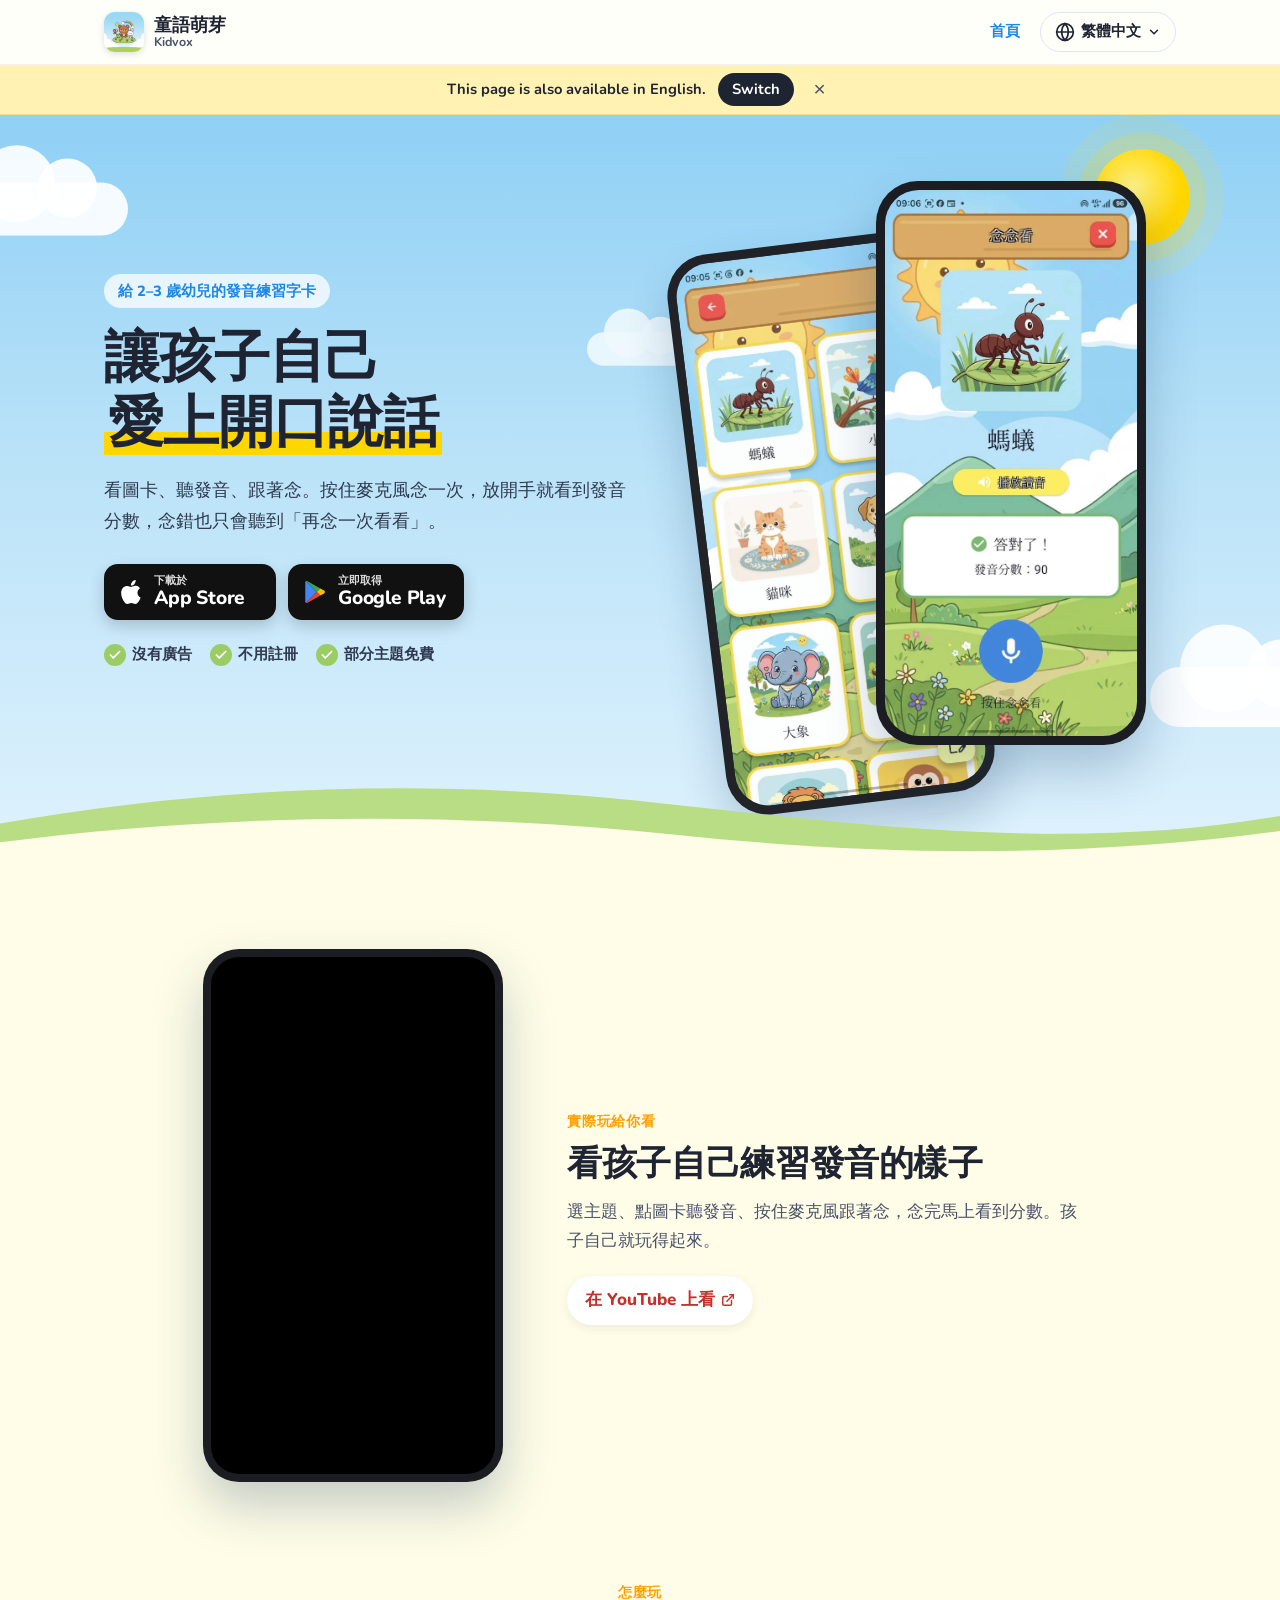
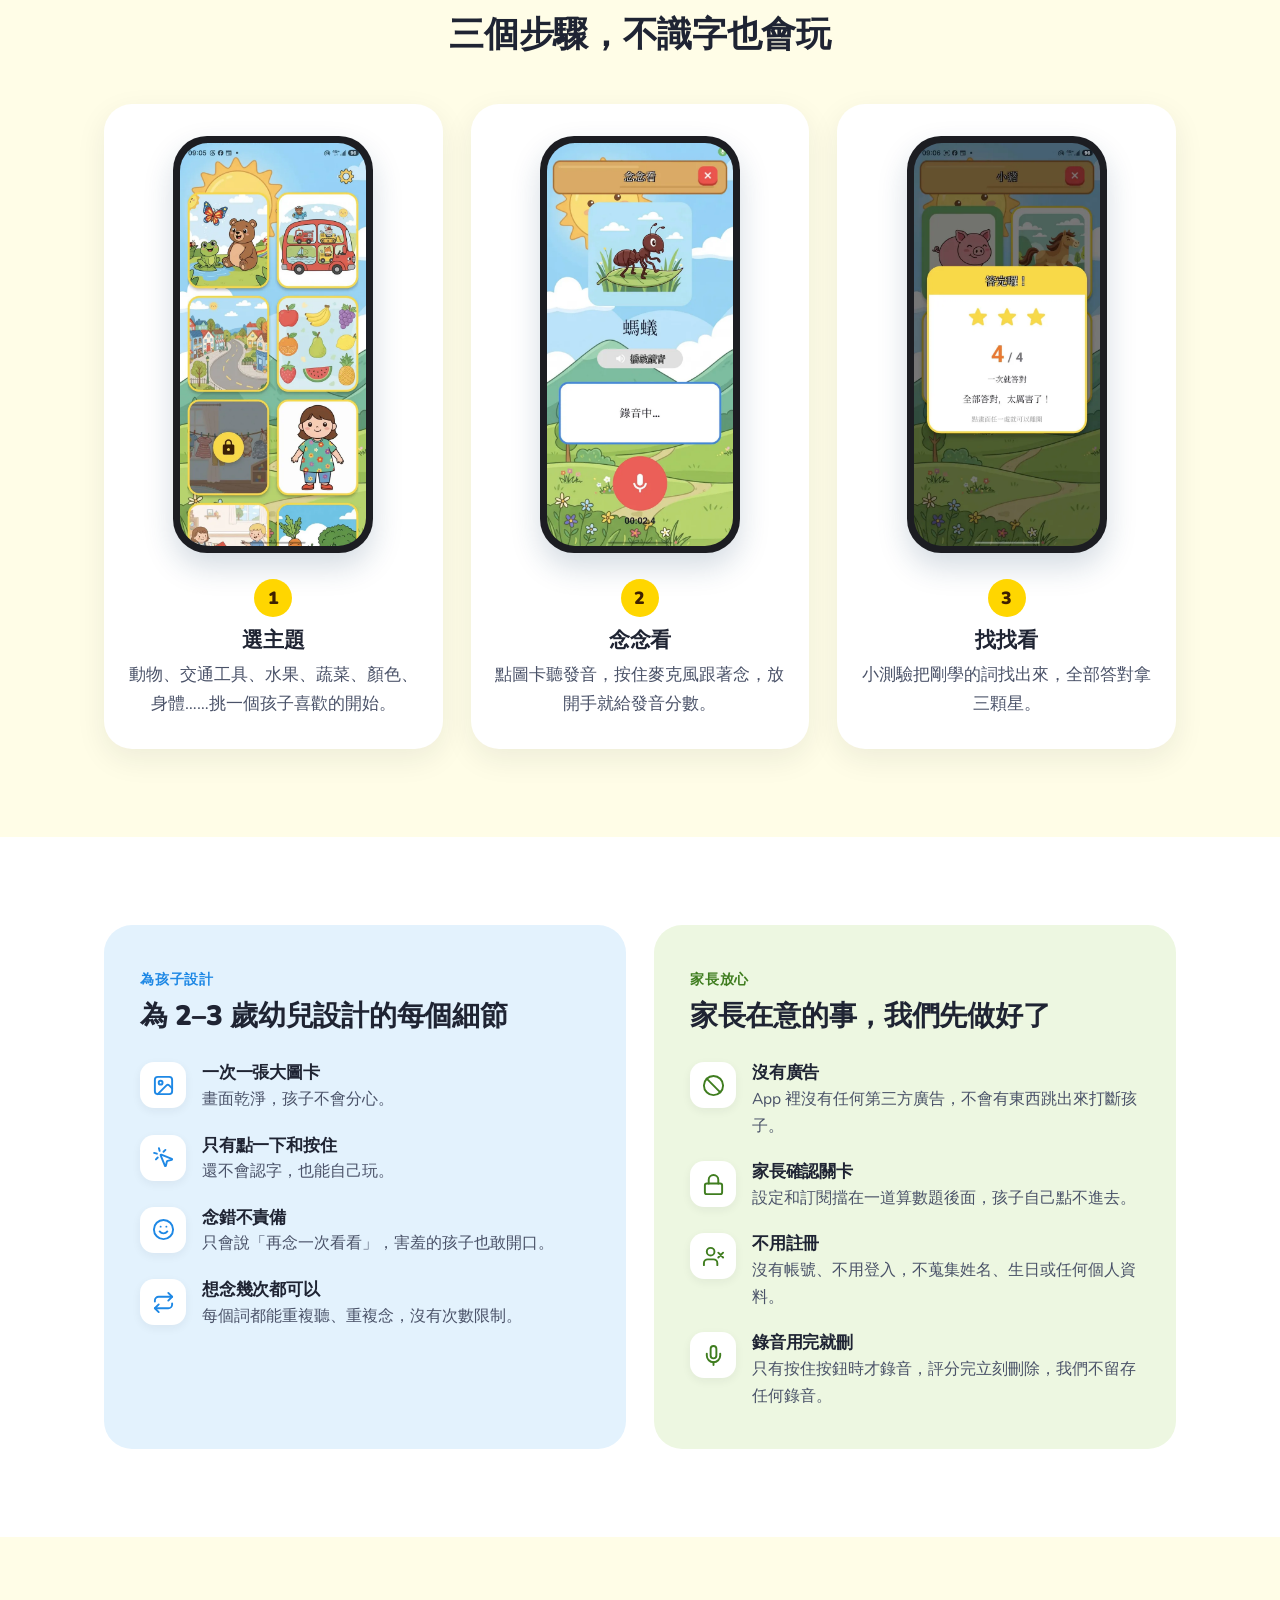
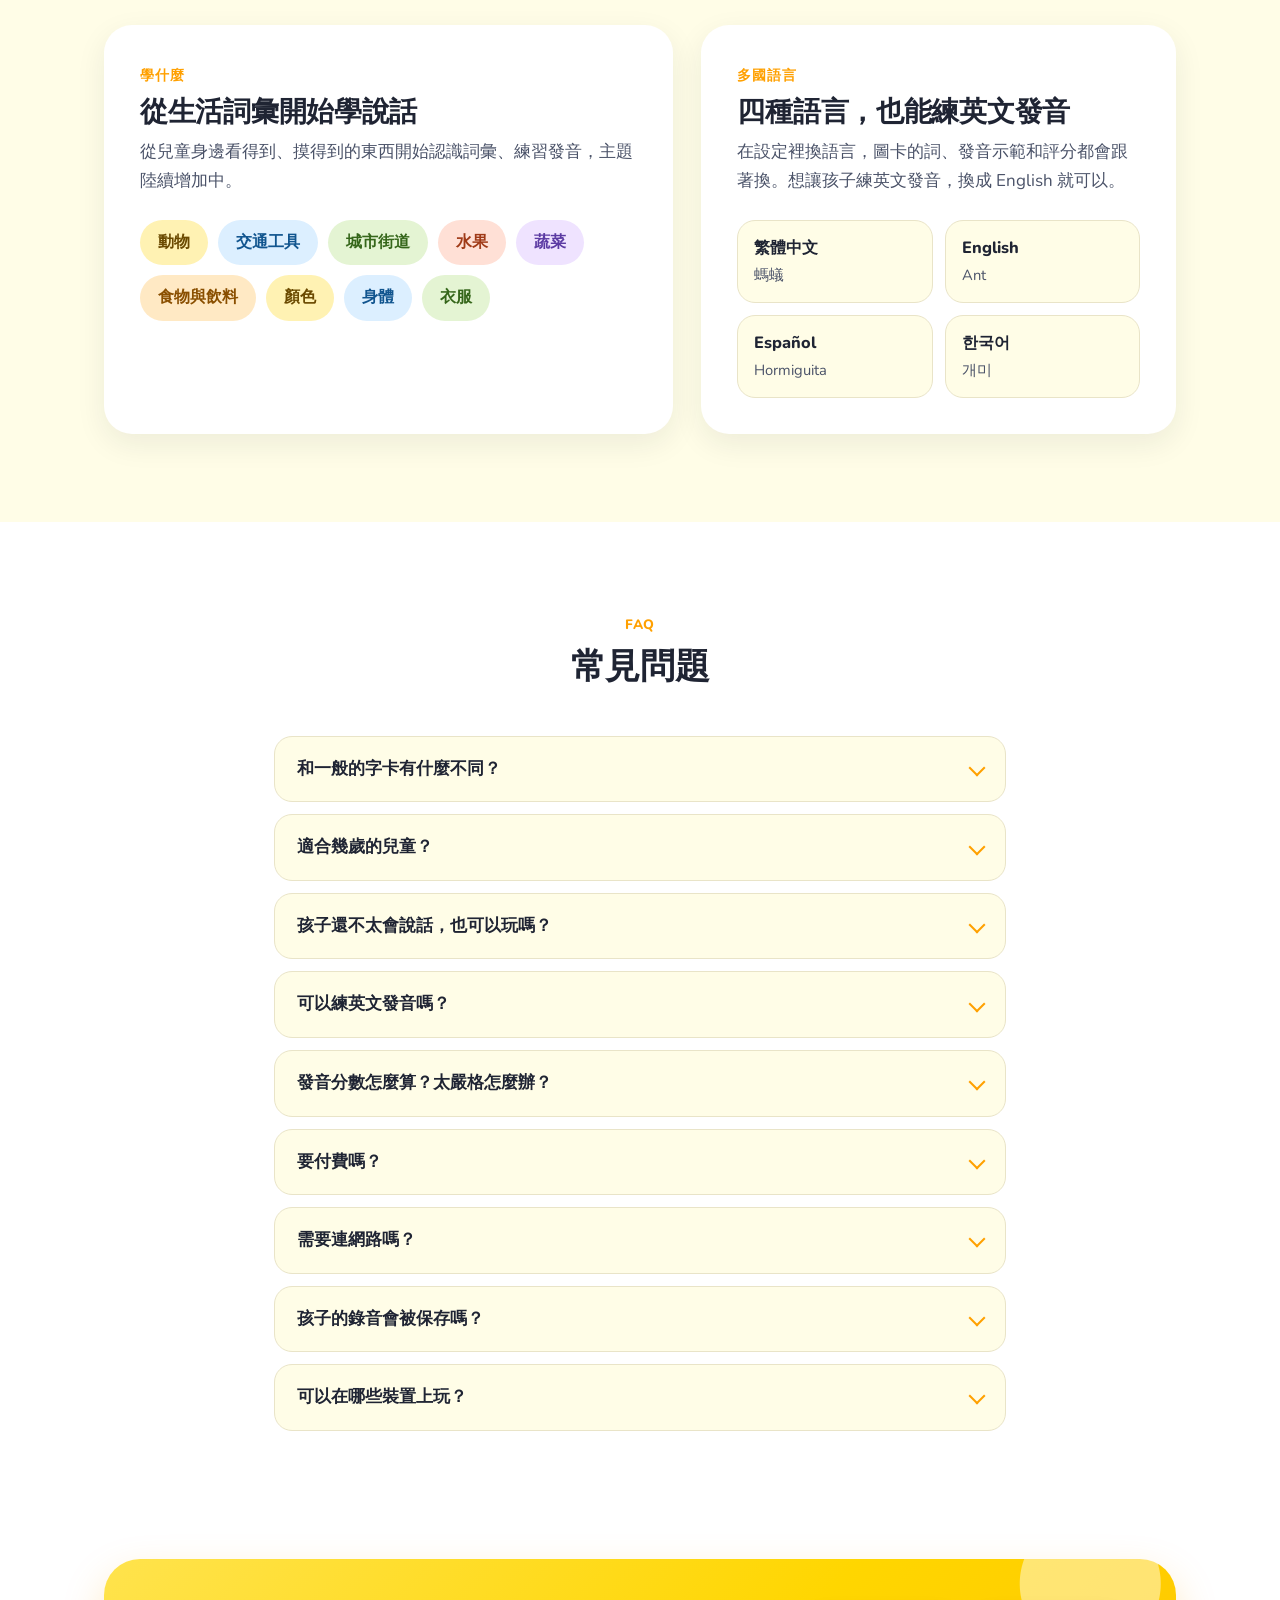
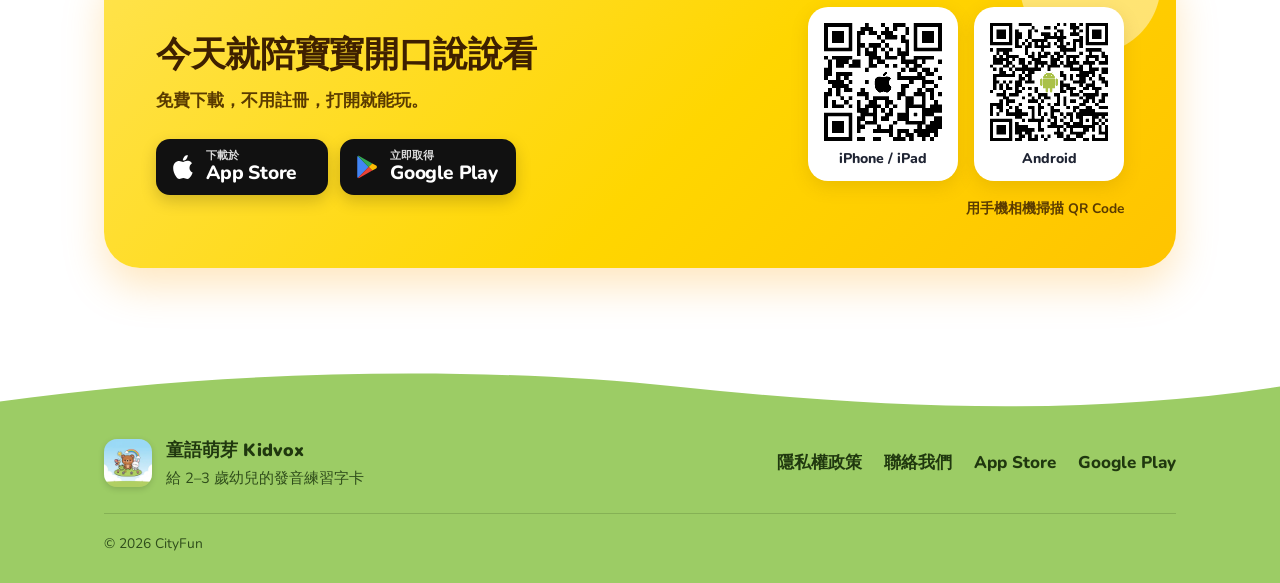
<file: index.html>
<!DOCTYPE html>
<html lang="zh-Hant">
<head>
<meta charset="utf-8">
<meta name="viewport" content="width=device-width, initial-scale=1">
<title>兒童發音練習字卡 App｜童語萌芽 Kidvox，陪 2–3 歲幼兒學說話</title>
<meta name="description" content="給 2–3 歲幼兒的發音練習字卡 App。看圖卡、聽發音，按住麥克風跟著念，馬上看到發音分數。動物、水果、交通工具等生活詞彙，陪寶寶學說話；換成英文也能練英文發音。沒有廣告、不用註冊。">
<meta name="theme-color" content="#8fd0f5">
<link rel="canonical" href="https://kailuen.github.io/kidvox/">
<link rel="alternate" hreflang="zh-Hant" href="https://kailuen.github.io/kidvox/">
<link rel="alternate" hreflang="en" href="https://kailuen.github.io/kidvox/en/">
<link rel="alternate" hreflang="es" href="https://kailuen.github.io/kidvox/es/">
<link rel="alternate" hreflang="ko" href="https://kailuen.github.io/kidvox/ko/">
<link rel="alternate" hreflang="x-default" href="https://kailuen.github.io/kidvox/en/">
<meta property="og:type" content="website">
<meta property="og:site_name" content="童語萌芽 Kidvox">
<meta property="og:locale" content="zh_TW">
<meta property="og:url" content="https://kailuen.github.io/kidvox/">
<meta property="og:title" content="兒童發音練習字卡 App｜童語萌芽 Kidvox，陪 2–3 歲幼兒學說話">
<meta property="og:description" content="給 2–3 歲幼兒的發音練習字卡 App。看圖卡、聽發音，按住麥克風跟著念，馬上看到發音分數。動物、水果、交通工具等生活詞彙，陪寶寶學說話；換成英文也能練英文發音。沒有廣告、不用註冊。">
<meta property="og:image" content="https://kailuen.github.io/kidvox/assets/img/icon-512.png">
<meta name="twitter:card" content="summary">
<script type="application/ld+json">{"@context":"https://schema.org","@graph":[{"@type":"MobileApplication","name":"童語萌芽 Kidvox","alternateName":"Kidvox","description":"給 2–3 歲幼兒的發音練習字卡 App。看圖卡、聽發音，按住麥克風跟著念，馬上看到發音分數。動物、水果、交通工具等生活詞彙，陪寶寶學說話；換成英文也能練英文發音。沒有廣告、不用註冊。","url":"https://kailuen.github.io/kidvox/","image":"https://kailuen.github.io/kidvox/assets/img/icon-512.png","screenshot":["https://kailuen.github.io/kidvox/assets/img/screens/zh/say.webp","https://kailuen.github.io/kidvox/assets/img/screens/zh/list.webp","https://kailuen.github.io/kidvox/assets/img/screens/zh/home.webp","https://kailuen.github.io/kidvox/assets/img/screens/zh/rec.webp","https://kailuen.github.io/kidvox/assets/img/screens/zh/result.webp"],"inLanguage":"zh-Hant","operatingSystem":"iOS, Android","applicationCategory":"EducationalApplication","typicalAgeRange":"2-3","offers":{"@type":"Offer","price":"0","priceCurrency":"USD"},"publisher":{"@type":"Organization","name":"CityFun"},"sameAs":["https://apps.apple.com/tw/app/id6804128361","https://play.google.com/store/apps/details?id=com.cityforfun.kidspeech"]},{"@type":"FAQPage","mainEntity":[{"@type":"Question","name":"和一般的字卡有什麼不同？","acceptedAnswer":{"@type":"Answer","text":"一般字卡多半只能看圖、聽發音。童語萌芽多了「念念看」：孩子按住麥克風念一次，App 會聽、會給發音分數，念完馬上知道自己念對了沒，也就更願意一直開口練習。"}},{"@type":"Question","name":"適合幾歲的兒童？","acceptedAnswer":{"@type":"Answer","text":"以 2–3 歲剛開始學說話的幼兒為主。大一點的兒童，或正在學英文的孩子，也可以拿來認識新詞、練習發音。"}},{"@type":"Question","name":"孩子還不太會說話，也可以玩嗎？","acceptedAnswer":{"@type":"Answer","text":"可以。先點圖卡聽發音，等孩子願意了再按住麥克風念念看。圖卡一次一張、每個詞都能重複聽，念錯也只會聽到「再念一次看看」。不過這是陪孩子練習開口的小遊戲，不是語言治療工具；每個孩子開口的時間不一樣，如果擔心孩子的語言發展，請諮詢小兒科醫師或語言治療師。"}},{"@type":"Question","name":"可以練英文發音嗎？","acceptedAnswer":{"@type":"Answer","text":"可以。在設定裡把語言換成 English，圖卡的詞、發音示範和評分就會變成英文（App 介面也會一起換成英文）。也可以換成西班牙文或韓文。"}},{"@type":"Question","name":"發音分數怎麼算？太嚴格怎麼辦？","acceptedAnswer":{"@type":"Answer","text":"孩子念完，App 會用語音辨識比對正確的發音，給出 0–100 的發音分數，達到及格分數就算念對。家長可以在設定裡調整「發音評分難度」：簡單（40 分）、中等（60 分，預設）、高級（80 分），剛開始學說話的孩子可以從簡單開始。"}},{"@type":"Question","name":"要付費嗎？","acceptedAnswer":{"@type":"Answer","text":"App 免費下載。動物、交通工具、城市街道、水果這四個主題免費，可以完整玩「念念看」和「找找看」；其他主題要訂閱才能解鎖，訂閱也包含之後新增的主題。有月費和年費方案，價格以 App 內顯示為準。"}},{"@type":"Question","name":"需要連網路嗎？","acceptedAnswer":{"@type":"Answer","text":"「念念看」的發音評分需要網路。每個主題的圖卡和聲音第一次打開時會下載，之後就存在裝置上。"}},{"@type":"Question","name":"孩子的錄音會被保存嗎？","acceptedAnswer":{"@type":"Answer","text":"不會。只有按住麥克風時才錄音（單次最長 10 秒），錄音會傳送到語音辨識服務評分，結束後裝置上的暫存檔立刻刪除。我們沒有自己的伺服器，不留存、不分析、也不販售任何錄音。詳見\u003ca href=\"https://kailuen.github.io/kidspeech.privacy/\" target=\"_blank\" rel=\"noopener\">隱私權政策\u003c/a>。"}},{"@type":"Question","name":"可以在哪些裝置上玩？","acceptedAnswer":{"@type":"Answer","text":"iPhone、iPad，以及 Android 手機和平板。"}}]}]}</script>
<link rel="icon" type="image/png" href="assets/img/favicon.png">
<link rel="apple-touch-icon" href="assets/img/apple-touch-icon.png">
<link rel="preconnect" href="https://fonts.googleapis.com">
<link rel="preconnect" href="https://fonts.gstatic.com" crossorigin>
<link rel="stylesheet" href="https://fonts.googleapis.com/css2?family=Nunito:wght@500;700;800;900&display=swap">
<link rel="stylesheet" href="assets/css/style.css">
</head>
<body>

<!-- 共用圖示 -->
<svg width="0" height="0" style="position:absolute" aria-hidden="true">
  <symbol id="i-apple" viewBox="0 0 24 24"><path fill="currentColor" d="M16.365 1.43c0 1.14-.493 2.27-1.177 3.08-.744.9-1.99 1.57-2.987 1.57-.12 0-.23-.02-.3-.03-.01-.06-.04-.22-.04-.39 0-1.15.572-2.27 1.206-2.98.804-.94 2.142-1.64 3.248-1.68.03.13.05.28.05.43zm4.565 15.71c-.03.07-.463 1.58-1.518 3.12-.945 1.34-1.94 2.71-3.43 2.71-1.517 0-1.9-.88-3.63-.88-1.698 0-2.302.91-3.67.91-1.377 0-2.332-1.26-3.428-2.8-1.287-1.82-2.323-4.63-2.323-7.28 0-4.28 2.797-6.55 5.552-6.55 1.448 0 2.675.95 3.6.95.865 0 2.222-1.01 3.902-1.01.613 0 2.886.06 4.374 2.19-.13.09-2.383 1.37-2.383 4.19 0 3.26 2.854 4.42 2.955 4.45z"/></symbol>
  <symbol id="i-play" viewBox="0 0 24 24">
    <path fill="#4285F4" d="M3.6 1.8 13.5 12l-9.9 10.2c-.4-.3-.6-.7-.6-1.2V3c0-.5.2-.9.6-1.2z"/>
    <path fill="#34A853" d="M3.6 1.8c.3-.2.8-.2 1.2 0l12.1 6.9L13.5 12z"/>
    <path fill="#FBBC04" d="m16.9 8.7 3.5 2c1 .6 1 2 0 2.6l-3.5 2-3.4-3.3z"/>
    <path fill="#EA4335" d="m13.5 12 3.4 3.3-12.1 6.9c-.4.2-.9.2-1.2 0z"/>
  </symbol>
  <symbol id="i-globe" viewBox="0 0 24 24"><g fill="none" stroke="currentColor" stroke-width="2" stroke-linecap="round" stroke-linejoin="round"><circle cx="12" cy="12" r="10"/><path d="M12 2a14.5 14.5 0 0 0 0 20 14.5 14.5 0 0 0 0-20"/><path d="M2 12h20"/></g></symbol>
  <symbol id="i-chevron" viewBox="0 0 24 24"><path fill="none" stroke="currentColor" stroke-width="2.5" stroke-linecap="round" stroke-linejoin="round" d="m6 9 6 6 6-6"/></symbol>
  <symbol id="i-external" viewBox="0 0 24 24"><g fill="none" stroke="currentColor" stroke-width="2.5" stroke-linecap="round" stroke-linejoin="round"><path d="M15 3h6v6"/><path d="M10 14 21 3"/><path d="M18 13v6a2 2 0 0 1-2 2H5a2 2 0 0 1-2-2V8a2 2 0 0 1 2-2h6"/></g></symbol>
  <symbol id="i-check" viewBox="0 0 24 24"><path fill="none" stroke="currentColor" stroke-width="3" stroke-linecap="round" stroke-linejoin="round" d="M20 6 9 17l-5-5"/></symbol>
  <symbol id="i-card" viewBox="0 0 24 24"><g fill="none" stroke="currentColor" stroke-width="2" stroke-linecap="round" stroke-linejoin="round"><rect x="3" y="3" width="18" height="18" rx="3"/><circle cx="9" cy="9" r="2"/><path d="m21 15-3.1-3.1a2 2 0 0 0-2.8 0L6 21"/></g></symbol>
  <symbol id="i-tap" viewBox="0 0 24 24"><g fill="none" stroke="currentColor" stroke-width="2" stroke-linecap="round" stroke-linejoin="round"><path d="M14 4.1 12 6"/><path d="m5.1 8-2.9-.8"/><path d="m6 12-1.9 2"/><path d="M7.2 2.2 8 5.1"/><path d="M9.04 9.69a.5.5 0 0 1 .65-.65l11 4.5a.5.5 0 0 1-.07.95l-4.35 1.04a1 1 0 0 0-.74.74l-1.04 4.35a.5.5 0 0 1-.95.07z"/></g></symbol>
  <symbol id="i-smile" viewBox="0 0 24 24"><g fill="none" stroke="currentColor" stroke-width="2" stroke-linecap="round" stroke-linejoin="round"><circle cx="12" cy="12" r="10"/><path d="M8 14s1.5 2 4 2 4-2 4-2"/><path d="M9 9h.01M15 9h.01"/></g></symbol>
  <symbol id="i-repeat" viewBox="0 0 24 24"><g fill="none" stroke="currentColor" stroke-width="2" stroke-linecap="round" stroke-linejoin="round"><path d="m17 2 4 4-4 4"/><path d="M3 11v-1a4 4 0 0 1 4-4h14"/><path d="m7 22-4-4 4-4"/><path d="M21 13v1a4 4 0 0 1-4 4H3"/></g></symbol>
  <symbol id="i-ban" viewBox="0 0 24 24"><g fill="none" stroke="currentColor" stroke-width="2" stroke-linecap="round" stroke-linejoin="round"><circle cx="12" cy="12" r="10"/><path d="m4.9 4.9 14.2 14.2"/></g></symbol>
  <symbol id="i-lock" viewBox="0 0 24 24"><g fill="none" stroke="currentColor" stroke-width="2" stroke-linecap="round" stroke-linejoin="round"><rect x="3" y="11" width="18" height="11" rx="2"/><path d="M7 11V7a5 5 0 0 1 10 0v4"/></g></symbol>
  <symbol id="i-user-x" viewBox="0 0 24 24"><g fill="none" stroke="currentColor" stroke-width="2" stroke-linecap="round" stroke-linejoin="round"><path d="M16 21v-2a4 4 0 0 0-4-4H6a4 4 0 0 0-4 4v2"/><circle cx="9" cy="7" r="4"/><path d="m17 8 5 5M22 8l-5 5"/></g></symbol>
  <symbol id="i-mic" viewBox="0 0 24 24"><g fill="none" stroke="currentColor" stroke-width="2" stroke-linecap="round" stroke-linejoin="round"><path d="M12 2a3 3 0 0 0-3 3v7a3 3 0 0 0 6 0V5a3 3 0 0 0-3-3Z"/><path d="M19 10v2a7 7 0 0 1-14 0v-2"/><path d="M12 19v3"/></g></symbol>
</svg>

<div class="page">

  <!-- ===== AppBar ===== -->
  <header class="appbar">
    <div class="appbar__inner">
      <a class="brand" href="./" aria-label="Kidvox">
        <img class="brand__icon" src="assets/img/icon-256.webp" width="40" height="40" alt="">
        <span class="brand__text">
          <span class="brand__name">童語萌芽</span>
          <span class="brand__sub">Kidvox</span>
        </span>
      </a>

      <div class="appbar__spacer"></div>

      <nav class="actions">
        <a class="actions__link" href="./" aria-current="page">首頁</a>

        <div class="lang">
          <button class="lang__btn" type="button" aria-haspopup="true" aria-expanded="false" aria-controls="lang-menu" aria-label="語言">
            <svg class="ico"><use href="#i-globe"/></svg>
            <span class="lang__current">繁體中文</span>
            <svg class="ico ico--sm"><use href="#i-chevron"/></svg>
          </button>
          <ul class="lang__menu" id="lang-menu" role="menu" hidden>
            <li role="none"><a role="menuitemradio" aria-checked="true" href="./" hreflang="zh-Hant" lang="zh-Hant" data-lang="zh">繁體中文</a></li>
            <li role="none"><a role="menuitemradio" aria-checked="false" href="en/" hreflang="en" lang="en" data-lang="en">English</a></li>
            <li role="none"><a role="menuitemradio" aria-checked="false" href="es/" hreflang="es" lang="es" data-lang="es">Español</a></li>
            <li role="none"><a role="menuitemradio" aria-checked="false" href="ko/" hreflang="ko" lang="ko" data-lang="ko">한국어</a></li>
          </ul>
        </div>
      </nav>
    </div>
  </header>

  <div class="langhint" hidden>
    <div class="langhint__inner">
      <span class="langhint__text"></span>
      <a class="langhint__go" href="#"></a>
      <button class="langhint__close" type="button" aria-label="Close">&times;</button>
    </div>
  </div>

  <!-- ===== Content ===== -->
  <main id="top">

    <!-- Hero -->
    <section class="hero">
      <div class="sky" aria-hidden="true">
        <span class="sun"></span>
        <span class="cloud cloud--1"></span>
        <span class="cloud cloud--2"></span>
        <span class="cloud cloud--3"></span>
      </div>

      <div class="wrap hero__grid">
        <div class="hero__copy">
          <h1 class="eyebrow">給 2–3 歲幼兒的發音練習字卡</h1>
          <p class="hero__title">讓孩子自己<br><mark>愛上開口說話</mark></p>
          <p class="hero__lead">看圖卡、聽發音、跟著念。按住麥克風念一次，放開手就看到發音分數，念錯也只會聽到「再念一次看看」。</p>

          <div class="stores">
            <a class="store" href="https://apps.apple.com/tw/app/id6804128361" target="_blank" rel="noopener">
              <svg class="store__logo"><use href="#i-apple"/></svg>
              <span class="store__text"><small>下載於</small><b>App Store</b></span>
            </a>
            <a class="store" href="https://play.google.com/store/apps/details?id=com.cityforfun.kidspeech" target="_blank" rel="noopener">
              <svg class="store__logo"><use href="#i-play"/></svg>
              <span class="store__text"><small>立即取得</small><b>Google Play</b></span>
            </a>
          </div>

          <ul class="pills">
            <li><svg class="ico"><use href="#i-check"/></svg><span>沒有廣告</span></li>
            <li><svg class="ico"><use href="#i-check"/></svg><span>不用註冊</span></li>
            <li><svg class="ico"><use href="#i-check"/></svg><span>部分主題免費</span></li>
          </ul>
        </div>

        <div class="hero__art">
          <figure class="phone phone--back">
            <img src="assets/img/screens/zh/list.webp" width="600" height="1300" alt="動物主題的圖卡列表">
          </figure>
          <figure class="phone phone--front">
            <img src="assets/img/screens/zh/say.webp" width="600" height="1300" alt="念念看發音練習畫面：念對了，發音分數 90" fetchpriority="high">
          </figure>
        </div>
      </div>

      <svg class="hill" viewBox="0 0 1440 120" preserveAspectRatio="none" aria-hidden="true">
        <path d="M0 70C240 20 480 10 720 40s480 70 720 20v60H0z" fill="var(--grass-light)"/>
        <path d="M0 95c260-40 520-40 760-10s460 30 680-5v40H0z" fill="var(--cream)"/>
      </svg>
    </section>

    <!-- Video -->
    <section class="section section--cream section--video" id="video">
      <div class="wrap video">
        <div class="video__frame">
          <iframe src="https://www.youtube-nocookie.com/embed/I3lN94zuRMc?rel=0&amp;playsinline=1" title="孩子自己用童語萌芽練習發音" loading="lazy" allow="accelerometer; autoplay; clipboard-write; encrypted-media; gyroscope; picture-in-picture; web-share" referrerpolicy="strict-origin-when-cross-origin" allowfullscreen></iframe>
        </div>
        <div class="video__copy">
          <p class="kicker">實際玩給你看</p>
          <h2>看孩子自己練習發音的樣子</h2>
          <p class="muted">選主題、點圖卡聽發音、按住麥克風跟著念，念完馬上看到分數。孩子自己就玩得起來。</p>
          <p class="video__note"></p>
          <a class="video__link" href="https://www.youtube.com/shorts/I3lN94zuRMc" target="_blank" rel="noopener">
            <span>在 YouTube 上看</span>
            <svg class="ico ico--sm"><use href="#i-external"/></svg>
          </a>
        </div>
      </div>
    </section>

    <!-- Steps -->
    <section class="section section--cream" id="how">
      <div class="wrap">
        <header class="section__head">
          <p class="kicker">怎麼玩</p>
          <h2>三個步驟，不識字也會玩</h2>
        </header>

        <ol class="steps">
          <li class="step">
            <figure class="phone phone--sm">
              <img src="assets/img/screens/zh/home.webp" width="600" height="1300" loading="lazy" alt="主題選單畫面">
            </figure>
            <div class="step__body">
              <span class="step__num">1</span>
              <h3>選主題</h3>
              <p>動物、交通工具、水果、蔬菜、顏色、身體……挑一個孩子喜歡的開始。</p>
            </div>
          </li>
          <li class="step">
            <figure class="phone phone--sm">
              <img src="assets/img/screens/zh/rec.webp" width="600" height="1300" loading="lazy" alt="按住麥克風跟著念">
            </figure>
            <div class="step__body">
              <span class="step__num">2</span>
              <h3>念念看</h3>
              <p>點圖卡聽發音，按住麥克風跟著念，放開手就給發音分數。</p>
            </div>
          </li>
          <li class="step">
            <figure class="phone phone--sm">
              <img src="assets/img/screens/zh/result.webp" width="600" height="1300" loading="lazy" alt="找找看全部答對，拿到三顆星">
            </figure>
            <div class="step__body">
              <span class="step__num">3</span>
              <h3>找找看</h3>
              <p>小測驗把剛學的詞找出來，全部答對拿三顆星。</p>
            </div>
          </li>
        </ol>
        <div class="steps__dots">
          <button class="steps__dot" type="button" aria-label="1. 選主題" aria-current="true"></button>
          <button class="steps__dot" type="button" aria-label="2. 念念看" aria-current="false"></button>
          <button class="steps__dot" type="button" aria-label="3. 找找看" aria-current="false"></button>
        </div>
      </div>
    </section>

    <!-- Features -->
    <section class="section" id="features">
      <div class="wrap features">
        <article class="panel panel--sky">
          <p class="kicker">為孩子設計</p>
          <h2>為 2–3 歲幼兒設計的每個細節</h2>
          <ul class="feats">
            <li class="feat">
              <span class="feat__ico"><svg class="ico"><use href="#i-card"/></svg></span>
              <div><h3>一次一張大圖卡</h3><p>畫面乾淨，孩子不會分心。</p></div>
            </li>
            <li class="feat">
              <span class="feat__ico"><svg class="ico"><use href="#i-tap"/></svg></span>
              <div><h3>只有點一下和按住</h3><p>還不會認字，也能自己玩。</p></div>
            </li>
            <li class="feat">
              <span class="feat__ico"><svg class="ico"><use href="#i-smile"/></svg></span>
              <div><h3>念錯不責備</h3><p>只會說「再念一次看看」，害羞的孩子也敢開口。</p></div>
            </li>
            <li class="feat">
              <span class="feat__ico"><svg class="ico"><use href="#i-repeat"/></svg></span>
              <div><h3>想念幾次都可以</h3><p>每個詞都能重複聽、重複念，沒有次數限制。</p></div>
            </li>
          </ul>
        </article>

        <article class="panel panel--leaf">
          <p class="kicker">家長放心</p>
          <h2>家長在意的事，我們先做好了</h2>
          <ul class="feats">
            <li class="feat">
              <span class="feat__ico"><svg class="ico"><use href="#i-ban"/></svg></span>
              <div><h3>沒有廣告</h3><p>App 裡沒有任何第三方廣告，不會有東西跳出來打斷孩子。</p></div>
            </li>
            <li class="feat">
              <span class="feat__ico"><svg class="ico"><use href="#i-lock"/></svg></span>
              <div><h3>家長確認關卡</h3><p>設定和訂閱擋在一道算數題後面，孩子自己點不進去。</p></div>
            </li>
            <li class="feat">
              <span class="feat__ico"><svg class="ico"><use href="#i-user-x"/></svg></span>
              <div><h3>不用註冊</h3><p>沒有帳號、不用登入，不蒐集姓名、生日或任何個人資料。</p></div>
            </li>
            <li class="feat">
              <span class="feat__ico"><svg class="ico"><use href="#i-mic"/></svg></span>
              <div><h3>錄音用完就刪</h3><p>只有按住按鈕時才錄音，評分完立刻刪除，我們不留存任何錄音。</p></div>
            </li>
          </ul>
        </article>
      </div>
    </section>

    <!-- Topics + Languages -->
    <section class="section section--cream" id="topics">
      <div class="wrap content-grid">
        <article class="card">
          <p class="kicker">學什麼</p>
          <h2>從生活詞彙開始學說話</h2>
          <p class="muted">從兒童身邊看得到、摸得到的東西開始認識詞彙、練習發音，主題陸續增加中。</p>
          <ul class="chips">
            <li class="chip c1">動物</li>
            <li class="chip c2">交通工具</li>
            <li class="chip c3">城市街道</li>
            <li class="chip c4">水果</li>
            <li class="chip c5">蔬菜</li>
            <li class="chip c6">食物與飲料</li>
            <li class="chip c1">顏色</li>
            <li class="chip c2">身體</li>
            <li class="chip c3">衣服</li>
          </ul>
        </article>

        <article class="card">
          <p class="kicker">多國語言</p>
          <h2>四種語言，也能練英文發音</h2>
          <p class="muted">在設定裡換語言，圖卡的詞、發音示範和評分都會跟著換。想讓孩子練英文發音，換成 English 就可以。</p>
          <ul class="langs">
            <li lang="zh-Hant"><b>繁體中文</b><span>螞蟻</span></li>
            <li lang="en"><b>English</b><span>Ant</span></li>
            <li lang="es"><b>Español</b><span>Hormiguita</span></li>
            <li lang="ko"><b>한국어</b><span>개미</span></li>
          </ul>
        </article>
      </div>
    </section>

    <!-- FAQ -->
    <section class="section" id="faq">
      <div class="wrap wrap--narrow">
        <header class="section__head">
          <p class="kicker">FAQ</p>
          <h2>常見問題</h2>
        </header>
        <div class="faq">
          <details>
            <summary>和一般的字卡有什麼不同？</summary>
            <p>一般字卡多半只能看圖、聽發音。童語萌芽多了「念念看」：孩子按住麥克風念一次，App 會聽、會給發音分數，念完馬上知道自己念對了沒，也就更願意一直開口練習。</p>
          </details>
          <details>
            <summary>適合幾歲的兒童？</summary>
            <p>以 2–3 歲剛開始學說話的幼兒為主。大一點的兒童，或正在學英文的孩子，也可以拿來認識新詞、練習發音。</p>
          </details>
          <details>
            <summary>孩子還不太會說話，也可以玩嗎？</summary>
            <p>可以。先點圖卡聽發音，等孩子願意了再按住麥克風念念看。圖卡一次一張、每個詞都能重複聽，念錯也只會聽到「再念一次看看」。不過這是陪孩子練習開口的小遊戲，不是語言治療工具；每個孩子開口的時間不一樣，如果擔心孩子的語言發展，請諮詢小兒科醫師或語言治療師。</p>
          </details>
          <details>
            <summary>可以練英文發音嗎？</summary>
            <p>可以。在設定裡把語言換成 English，圖卡的詞、發音示範和評分就會變成英文（App 介面也會一起換成英文）。也可以換成西班牙文或韓文。</p>
          </details>
          <details>
            <summary>發音分數怎麼算？太嚴格怎麼辦？</summary>
            <p>孩子念完，App 會用語音辨識比對正確的發音，給出 0–100 的發音分數，達到及格分數就算念對。家長可以在設定裡調整「發音評分難度」：簡單（40 分）、中等（60 分，預設）、高級（80 分），剛開始學說話的孩子可以從簡單開始。</p>
          </details>
          <details>
            <summary>要付費嗎？</summary>
            <p>App 免費下載。動物、交通工具、城市街道、水果這四個主題免費，可以完整玩「念念看」和「找找看」；其他主題要訂閱才能解鎖，訂閱也包含之後新增的主題。有月費和年費方案，價格以 App 內顯示為準。</p>
          </details>
          <details>
            <summary>需要連網路嗎？</summary>
            <p>「念念看」的發音評分需要網路。每個主題的圖卡和聲音第一次打開時會下載，之後就存在裝置上。</p>
          </details>
          <details>
            <summary>孩子的錄音會被保存嗎？</summary>
            <p>不會。只有按住麥克風時才錄音（單次最長 10 秒），錄音會傳送到語音辨識服務評分，結束後裝置上的暫存檔立刻刪除。我們沒有自己的伺服器，不留存、不分析、也不販售任何錄音。詳見<a href="https://kailuen.github.io/kidspeech.privacy/" target="_blank" rel="noopener">隱私權政策</a>。</p>
          </details>
          <details>
            <summary>可以在哪些裝置上玩？</summary>
            <p>iPhone、iPad，以及 Android 手機和平板。</p>
          </details>
        </div>
      </div>
    </section>

    <!-- Download -->
    <section class="section section--tight" id="download">
      <div class="wrap">
        <div class="cta">
          <div class="cta__copy">
            <h2>今天就陪寶寶開口說說看</h2>
            <p>免費下載，不用註冊，打開就能玩。</p>
            <div class="stores">
              <a class="store" href="https://apps.apple.com/tw/app/id6804128361" target="_blank" rel="noopener">
                <svg class="store__logo"><use href="#i-apple"/></svg>
                <span class="store__text"><small>下載於</small><b>App Store</b></span>
              </a>
              <a class="store" href="https://play.google.com/store/apps/details?id=com.cityforfun.kidspeech" target="_blank" rel="noopener">
                <svg class="store__logo"><use href="#i-play"/></svg>
                <span class="store__text"><small>立即取得</small><b>Google Play</b></span>
              </a>
            </div>
          </div>
          <div class="qrs">
            <figure class="qr">
              <img src="assets/img/qr-ios.png" width="250" height="250" loading="lazy" alt="App Store QR Code">
              <figcaption>iPhone / iPad</figcaption>
            </figure>
            <figure class="qr">
              <img src="assets/img/qr-android.png" width="250" height="250" loading="lazy" alt="Google Play QR Code">
              <figcaption>Android</figcaption>
            </figure>
            <p class="qrs__hint">用手機相機掃描 QR Code</p>
          </div>
        </div>
      </div>
    </section>

  </main>

  <!-- ===== Footer ===== -->
  <footer class="footer">
    <svg class="footer__hill" viewBox="0 0 1440 80" preserveAspectRatio="none" aria-hidden="true">
      <path d="M0 50c240-40 520-50 760-20s460 40 680 0v50H0z" fill="var(--grass)"/>
    </svg>
    <div class="footer__body">
      <div class="wrap footer__grid">
        <div class="footer__brand">
          <img src="assets/img/icon-256.webp" width="48" height="48" alt="">
          <div>
            <p class="footer__name">童語萌芽 Kidvox</p>
            <p class="footer__tag">給 2–3 歲幼兒的發音練習字卡</p>
          </div>
        </div>
        <ul class="footer__links">
          <li><a href="https://kailuen.github.io/kidspeech.privacy/" target="_blank" rel="noopener">隱私權政策</a></li>
          <li><a href="mailto:stonegray1@gmail.com">聯絡我們</a></li>
          <li><a href="https://apps.apple.com/tw/app/id6804128361" target="_blank" rel="noopener">App Store</a></li>
          <li><a href="https://play.google.com/store/apps/details?id=com.cityforfun.kidspeech" target="_blank" rel="noopener">Google Play</a></li>
        </ul>
      </div>
      <div class="wrap"><p class="footer__copy">© 2026 CityFun</p></div>
    </div>
  </footer>

</div>

<script type="application/json" id="kidvox-langs">{"zh":{"href":"./","hint":"這個網頁也有繁體中文版","go":"切換"},"en":{"href":"en/","hint":"This page is also available in English.","go":"Switch"},"es":{"href":"es/","hint":"Esta página también está en español.","go":"Cambiar"},"ko":{"href":"ko/","hint":"이 페이지는 한국어로도 볼 수 있어요.","go":"보기"}}</script>
<script src="assets/js/main.js" data-lang="zh"></script>
</body>
</html>
</file>
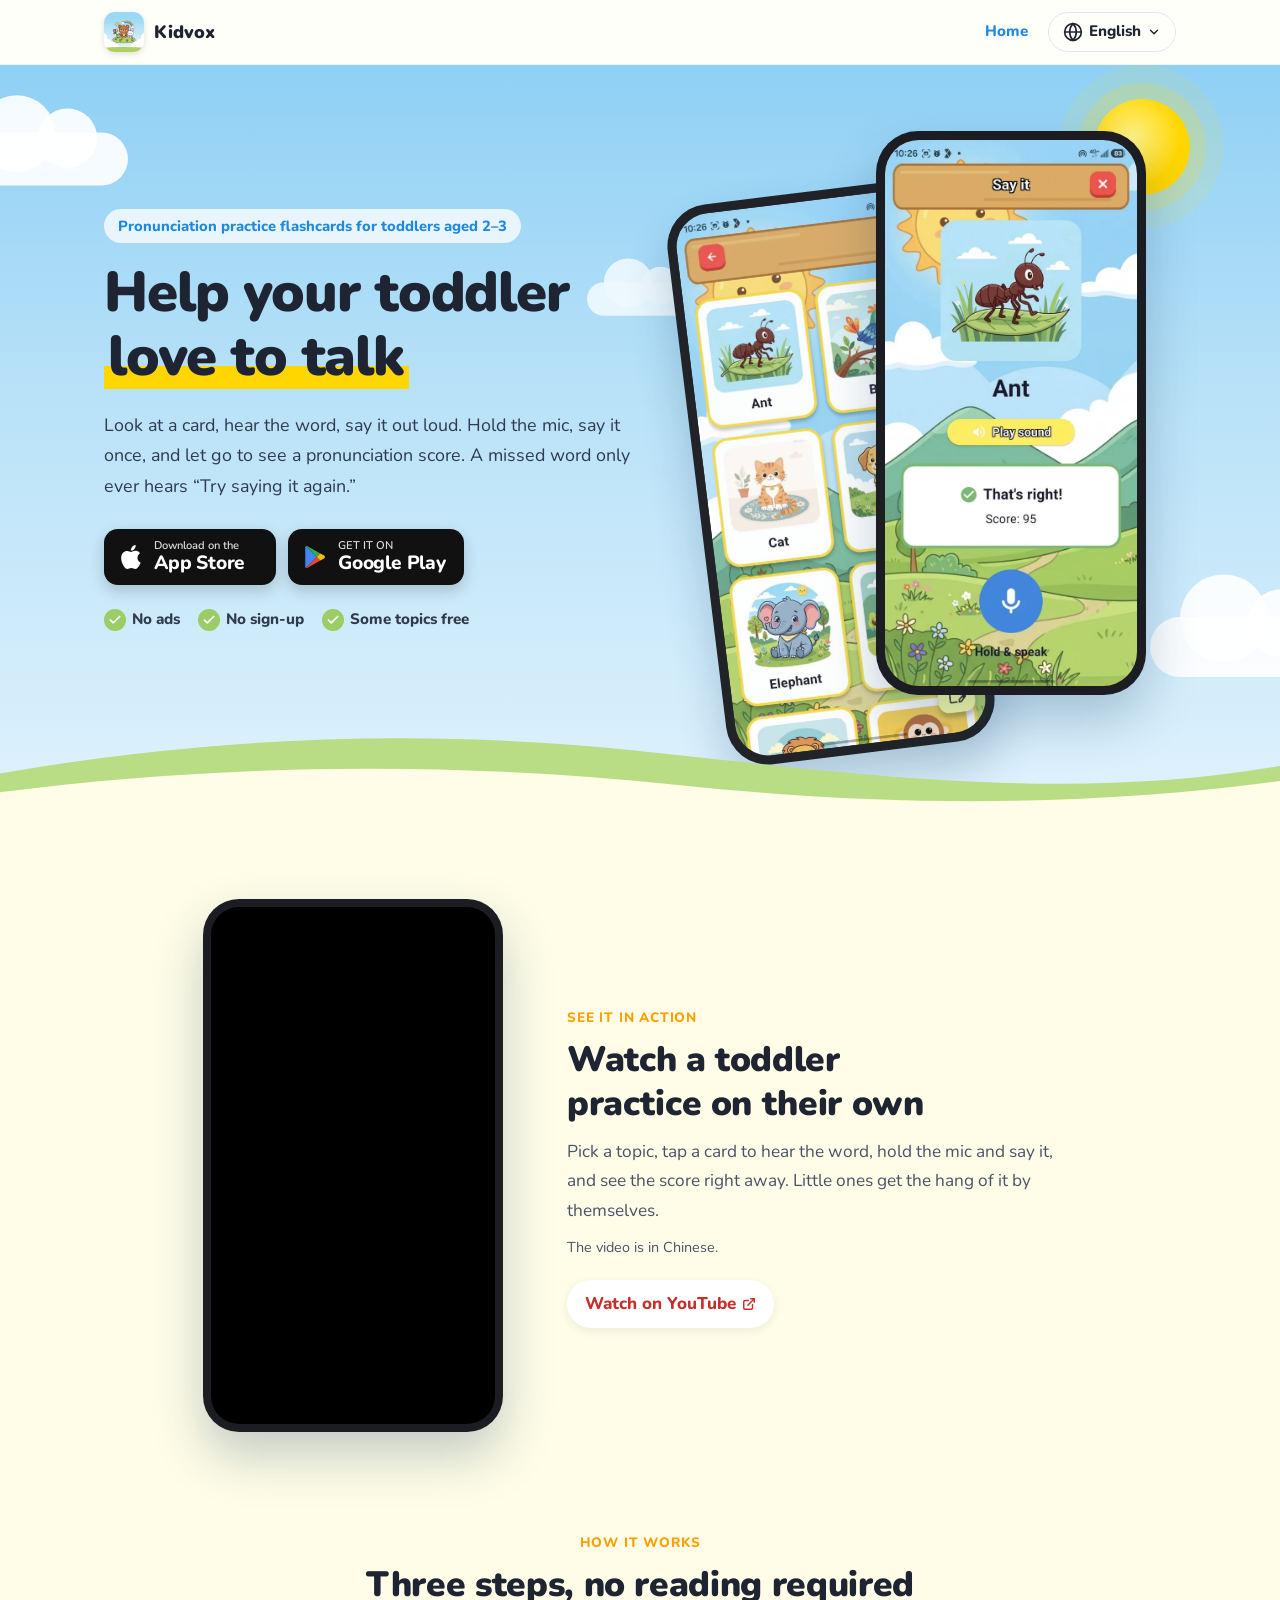
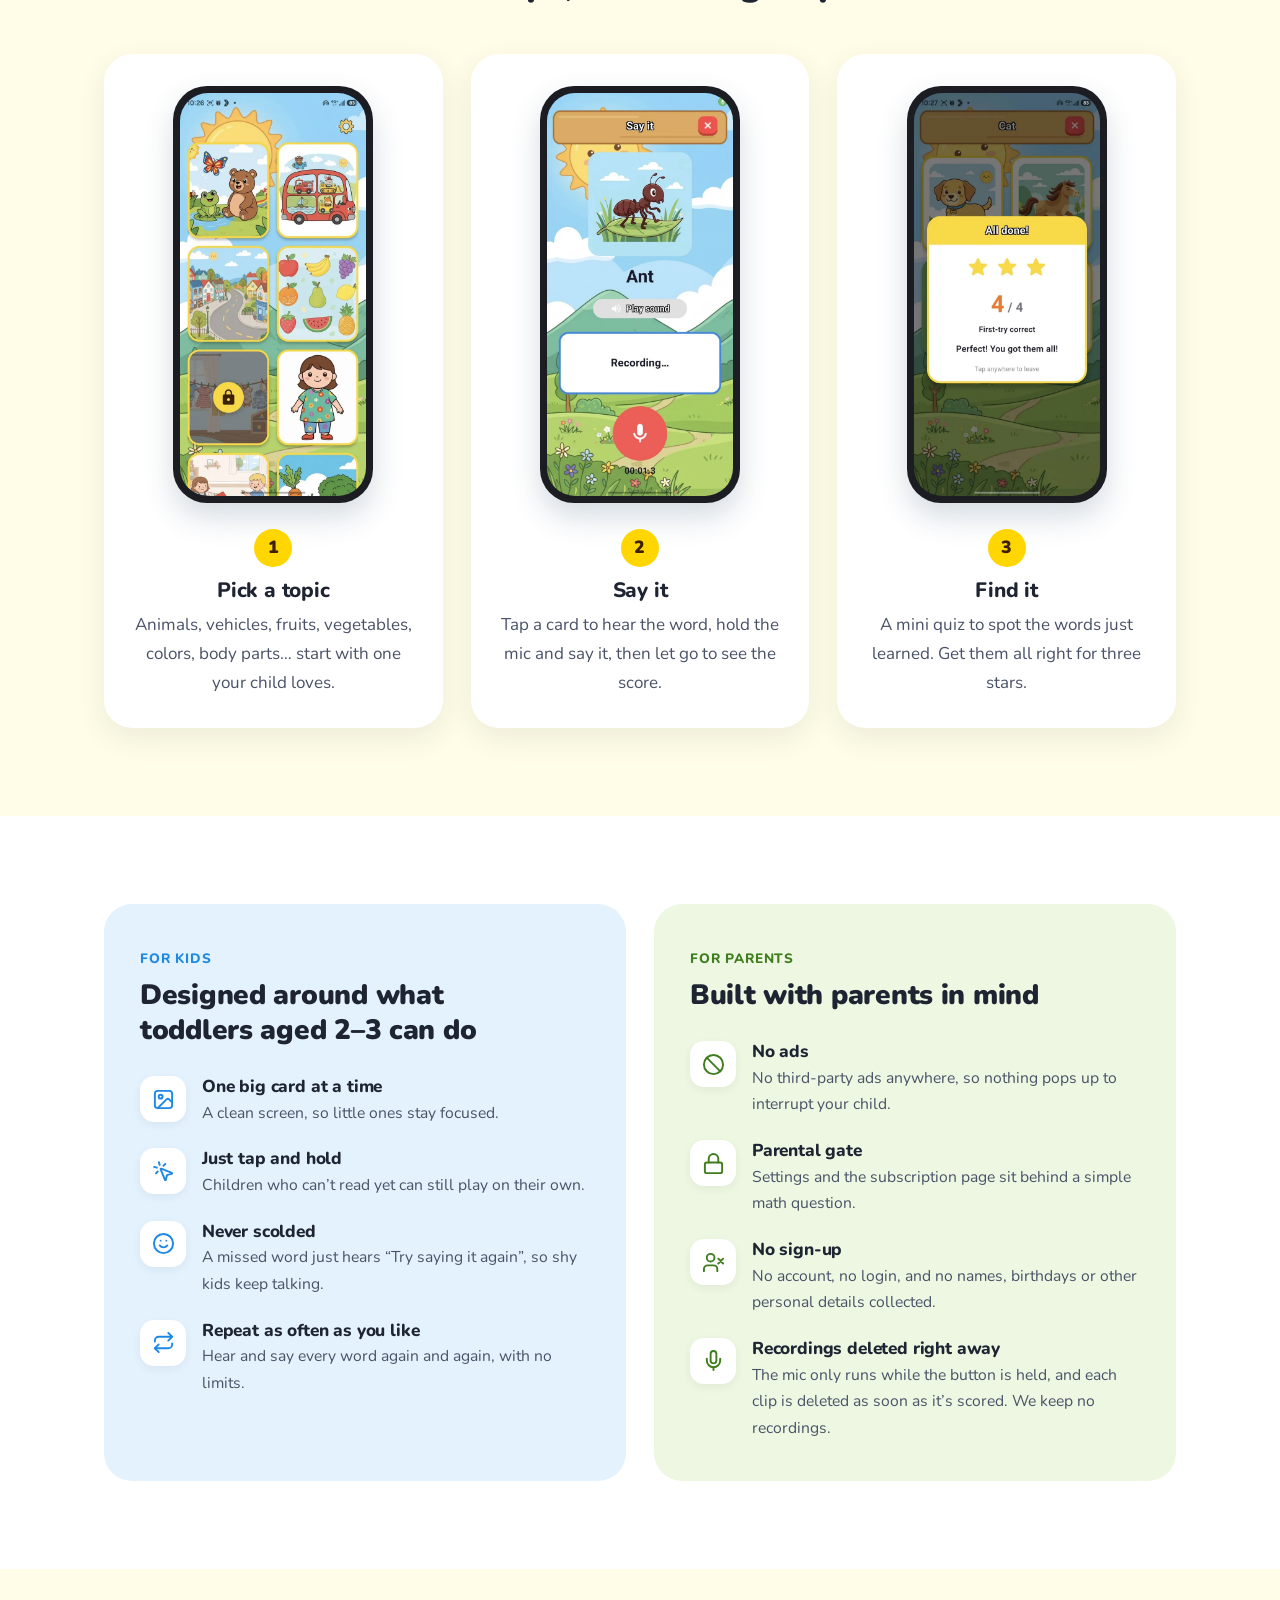
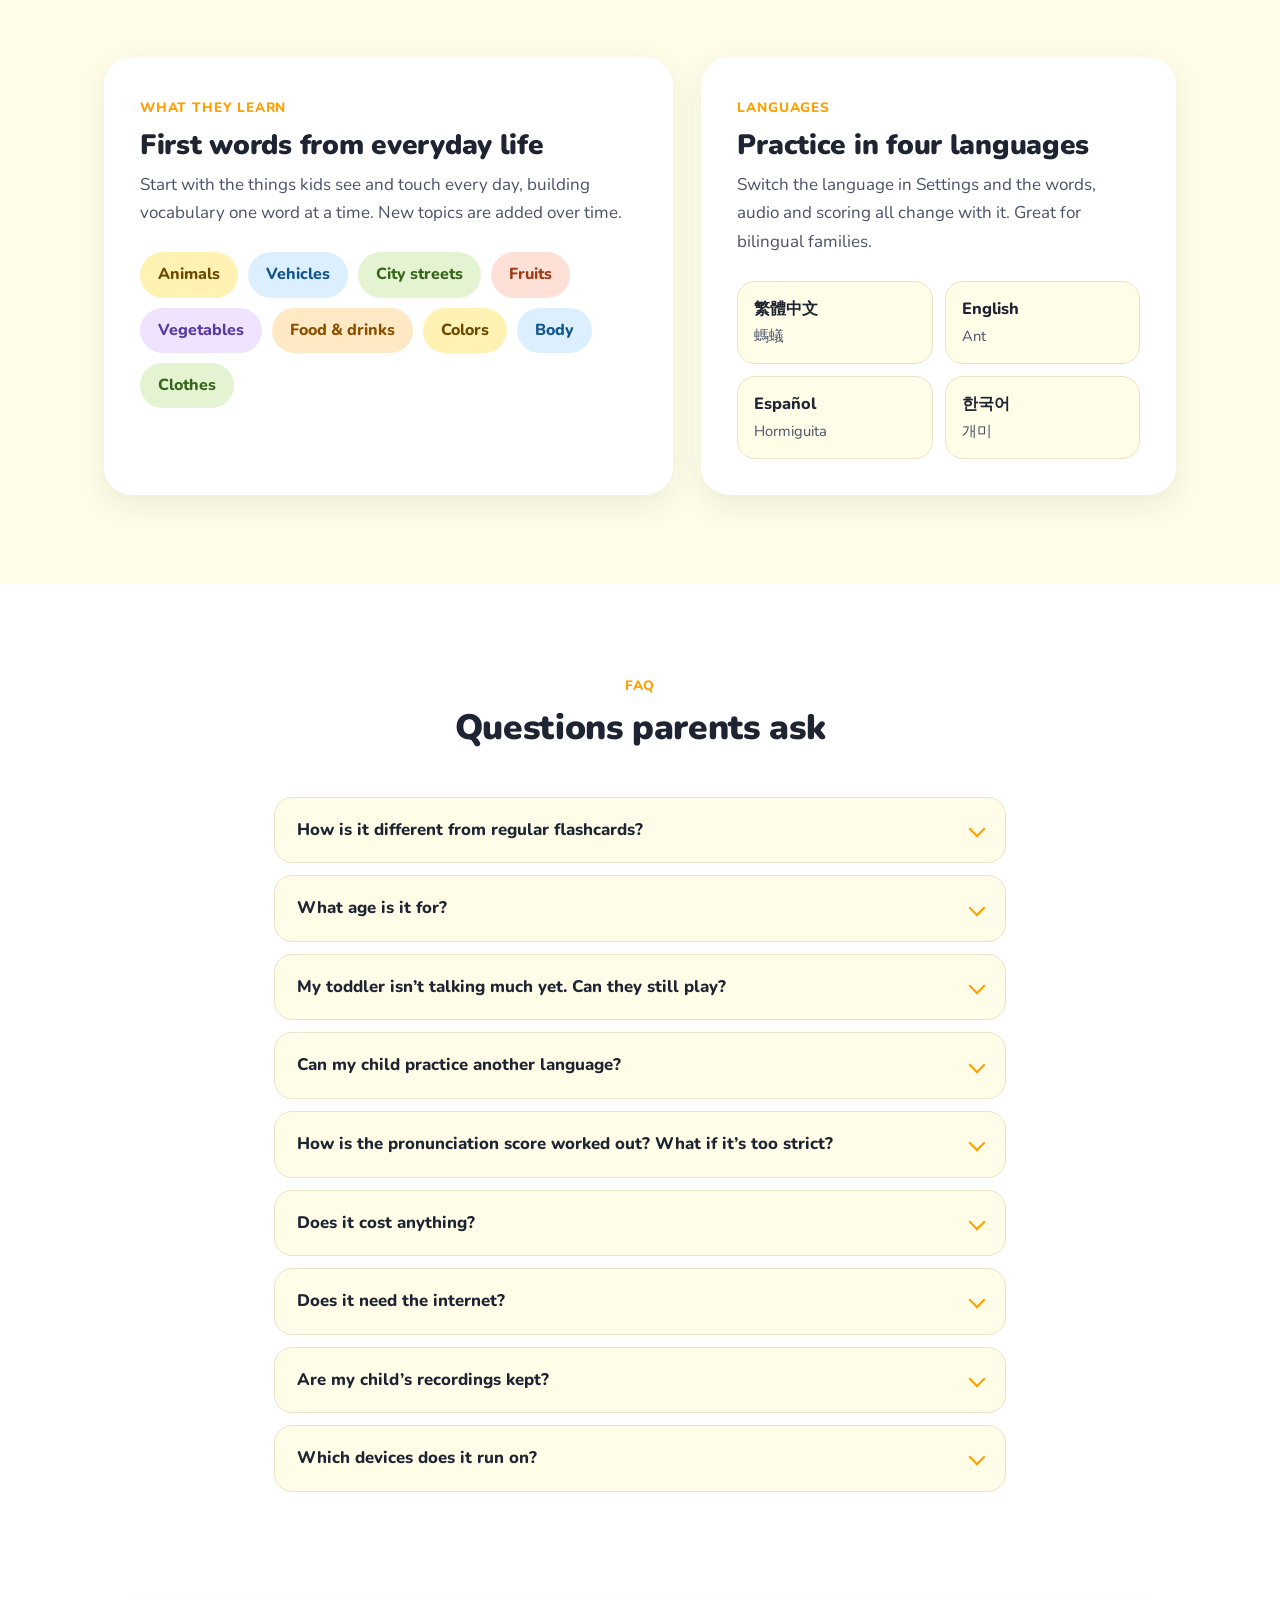
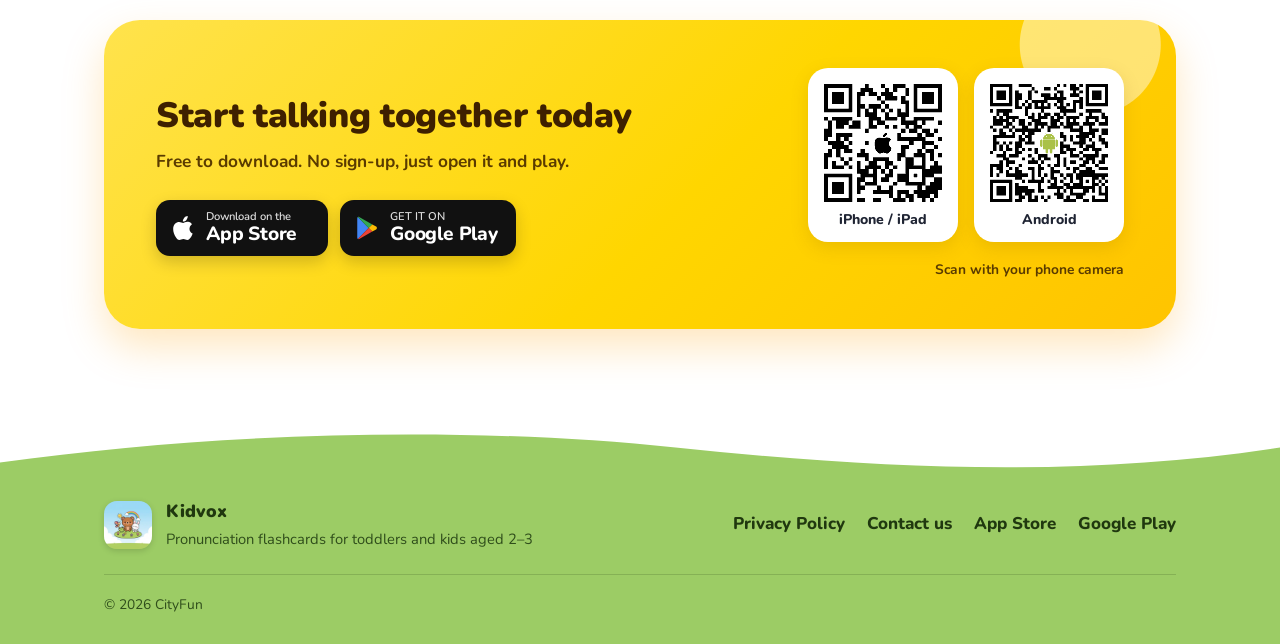
<file: en/index.html>
<!DOCTYPE html>
<html lang="en">
<head>
<meta charset="utf-8">
<meta name="viewport" content="width=device-width, initial-scale=1">
<title>Kidvox – Toddler Speech &amp; Pronunciation Practice App, Ages 2–3</title>
<meta name="description" content="Speech flashcards that help toddlers and young kids (ages 2–3) learn first words. Say the word into the mic and get an instant pronunciation score. No ads.">
<meta name="theme-color" content="#8fd0f5">
<link rel="canonical" href="https://kailuen.github.io/kidvox/en/">
<link rel="alternate" hreflang="zh-Hant" href="https://kailuen.github.io/kidvox/">
<link rel="alternate" hreflang="en" href="https://kailuen.github.io/kidvox/en/">
<link rel="alternate" hreflang="es" href="https://kailuen.github.io/kidvox/es/">
<link rel="alternate" hreflang="ko" href="https://kailuen.github.io/kidvox/ko/">
<link rel="alternate" hreflang="x-default" href="https://kailuen.github.io/kidvox/en/">
<meta property="og:type" content="website">
<meta property="og:site_name" content="Kidvox">
<meta property="og:locale" content="en_US">
<meta property="og:url" content="https://kailuen.github.io/kidvox/en/">
<meta property="og:title" content="Kidvox – Toddler Speech &amp; Pronunciation Practice App, Ages 2–3">
<meta property="og:description" content="Speech flashcards that help toddlers and young kids (ages 2–3) learn first words. Say the word into the mic and get an instant pronunciation score. No ads.">
<meta property="og:image" content="https://kailuen.github.io/kidvox/assets/img/icon-512.png">
<meta name="twitter:card" content="summary">
<script type="application/ld+json">{"@context":"https://schema.org","@graph":[{"@type":"MobileApplication","name":"Kidvox","alternateName":"童語萌芽","description":"Speech flashcards that help toddlers and young kids (ages 2–3) learn first words. Say the word into the mic and get an instant pronunciation score. No ads.","url":"https://kailuen.github.io/kidvox/en/","image":"https://kailuen.github.io/kidvox/assets/img/icon-512.png","screenshot":["https://kailuen.github.io/kidvox/assets/img/screens/en/say.webp","https://kailuen.github.io/kidvox/assets/img/screens/en/list.webp","https://kailuen.github.io/kidvox/assets/img/screens/en/home.webp","https://kailuen.github.io/kidvox/assets/img/screens/en/rec.webp","https://kailuen.github.io/kidvox/assets/img/screens/en/result.webp"],"inLanguage":"en","operatingSystem":"iOS, Android","applicationCategory":"EducationalApplication","typicalAgeRange":"2-3","offers":{"@type":"Offer","price":"0","priceCurrency":"USD"},"publisher":{"@type":"Organization","name":"CityFun"},"sameAs":["https://apps.apple.com/tw/app/id6804128361","https://play.google.com/store/apps/details?id=com.cityforfun.kidspeech"]},{"@type":"FAQPage","mainEntity":[{"@type":"Question","name":"How is it different from regular flashcards?","acceptedAnswer":{"@type":"Answer","text":"Most flashcards only let kids look and listen. Kidvox adds “Say it”: your child holds the mic, says the word, and gets a pronunciation score right away, so they know if they got it and want to keep talking."}},{"@type":"Question","name":"What age is it for?","acceptedAnswer":{"@type":"Answer","text":"Mainly toddlers aged 2–3 who are just starting to talk. Older kids, or children learning a second language, can use it to pick up new words and practice pronunciation too."}},{"@type":"Question","name":"My toddler isn’t talking much yet. Can they still play?","acceptedAnswer":{"@type":"Answer","text":"Yes. Start by tapping cards to hear the words, then try the mic when your child is ready. Cards come one at a time, every word can be replayed, and a missed word only hears “Try saying it again.” It’s a practice game, not a speech therapy tool. Every child starts talking at their own pace, so if you’re concerned about your child’s language development, please talk to your pediatrician or a speech-language therapist."}},{"@type":"Question","name":"Can my child practice another language?","acceptedAnswer":{"@type":"Answer","text":"Yes. Switch the language in Settings to Traditional Chinese, Spanish or Korean, and the words, audio and pronunciation scoring all switch (the app’s menus switch too)."}},{"@type":"Question","name":"How is the pronunciation score worked out? What if it’s too strict?","acceptedAnswer":{"@type":"Answer","text":"After your child says the word, speech recognition compares it with the correct pronunciation and gives a score from 0 to 100. Reach the passing score and the word counts as correct. Parents can change the Scoring Level in Settings: Easy (40), Medium (60, the default) or Hard (80). Kids just starting to talk can begin with Easy."}},{"@type":"Question","name":"Does it cost anything?","acceptedAnswer":{"@type":"Answer","text":"The app is free to download. Four topics are free (Animals, Vehicles, City streets and Fruits), with “Say it” and “Find it” fully playable. The other topics unlock with a subscription, which also covers topics added later. Monthly and yearly plans are available, and the price in your currency is shown in the app."}},{"@type":"Question","name":"Does it need the internet?","acceptedAnswer":{"@type":"Answer","text":"Pronunciation scoring in “Say it” needs a connection. Each topic’s cards and sounds download the first time it’s opened, then stay on the device."}},{"@type":"Question","name":"Are my child’s recordings kept?","acceptedAnswer":{"@type":"Answer","text":"No. The mic only records while the button is held (up to 10 seconds). The clip is sent to a speech recognition service for scoring, and the temporary file is deleted from the device as soon as it’s done. We run no servers of our own and never keep, analyze or sell recordings. See the \u003ca href=\"https://kailuen.github.io/kidspeech.privacy/\" target=\"_blank\" rel=\"noopener\">privacy policy\u003c/a>."}},{"@type":"Question","name":"Which devices does it run on?","acceptedAnswer":{"@type":"Answer","text":"iPhone, iPad, and Android phones and tablets."}}]}]}</script>
<link rel="icon" type="image/png" href="../assets/img/favicon.png">
<link rel="apple-touch-icon" href="../assets/img/apple-touch-icon.png">
<link rel="preconnect" href="https://fonts.googleapis.com">
<link rel="preconnect" href="https://fonts.gstatic.com" crossorigin>
<link rel="stylesheet" href="https://fonts.googleapis.com/css2?family=Nunito:wght@500;700;800;900&display=swap">
<link rel="stylesheet" href="../assets/css/style.css">
</head>
<body>

<!-- 共用圖示 -->
<svg width="0" height="0" style="position:absolute" aria-hidden="true">
  <symbol id="i-apple" viewBox="0 0 24 24"><path fill="currentColor" d="M16.365 1.43c0 1.14-.493 2.27-1.177 3.08-.744.9-1.99 1.57-2.987 1.57-.12 0-.23-.02-.3-.03-.01-.06-.04-.22-.04-.39 0-1.15.572-2.27 1.206-2.98.804-.94 2.142-1.64 3.248-1.68.03.13.05.28.05.43zm4.565 15.71c-.03.07-.463 1.58-1.518 3.12-.945 1.34-1.94 2.71-3.43 2.71-1.517 0-1.9-.88-3.63-.88-1.698 0-2.302.91-3.67.91-1.377 0-2.332-1.26-3.428-2.8-1.287-1.82-2.323-4.63-2.323-7.28 0-4.28 2.797-6.55 5.552-6.55 1.448 0 2.675.95 3.6.95.865 0 2.222-1.01 3.902-1.01.613 0 2.886.06 4.374 2.19-.13.09-2.383 1.37-2.383 4.19 0 3.26 2.854 4.42 2.955 4.45z"/></symbol>
  <symbol id="i-play" viewBox="0 0 24 24">
    <path fill="#4285F4" d="M3.6 1.8 13.5 12l-9.9 10.2c-.4-.3-.6-.7-.6-1.2V3c0-.5.2-.9.6-1.2z"/>
    <path fill="#34A853" d="M3.6 1.8c.3-.2.8-.2 1.2 0l12.1 6.9L13.5 12z"/>
    <path fill="#FBBC04" d="m16.9 8.7 3.5 2c1 .6 1 2 0 2.6l-3.5 2-3.4-3.3z"/>
    <path fill="#EA4335" d="m13.5 12 3.4 3.3-12.1 6.9c-.4.2-.9.2-1.2 0z"/>
  </symbol>
  <symbol id="i-globe" viewBox="0 0 24 24"><g fill="none" stroke="currentColor" stroke-width="2" stroke-linecap="round" stroke-linejoin="round"><circle cx="12" cy="12" r="10"/><path d="M12 2a14.5 14.5 0 0 0 0 20 14.5 14.5 0 0 0 0-20"/><path d="M2 12h20"/></g></symbol>
  <symbol id="i-chevron" viewBox="0 0 24 24"><path fill="none" stroke="currentColor" stroke-width="2.5" stroke-linecap="round" stroke-linejoin="round" d="m6 9 6 6 6-6"/></symbol>
  <symbol id="i-external" viewBox="0 0 24 24"><g fill="none" stroke="currentColor" stroke-width="2.5" stroke-linecap="round" stroke-linejoin="round"><path d="M15 3h6v6"/><path d="M10 14 21 3"/><path d="M18 13v6a2 2 0 0 1-2 2H5a2 2 0 0 1-2-2V8a2 2 0 0 1 2-2h6"/></g></symbol>
  <symbol id="i-check" viewBox="0 0 24 24"><path fill="none" stroke="currentColor" stroke-width="3" stroke-linecap="round" stroke-linejoin="round" d="M20 6 9 17l-5-5"/></symbol>
  <symbol id="i-card" viewBox="0 0 24 24"><g fill="none" stroke="currentColor" stroke-width="2" stroke-linecap="round" stroke-linejoin="round"><rect x="3" y="3" width="18" height="18" rx="3"/><circle cx="9" cy="9" r="2"/><path d="m21 15-3.1-3.1a2 2 0 0 0-2.8 0L6 21"/></g></symbol>
  <symbol id="i-tap" viewBox="0 0 24 24"><g fill="none" stroke="currentColor" stroke-width="2" stroke-linecap="round" stroke-linejoin="round"><path d="M14 4.1 12 6"/><path d="m5.1 8-2.9-.8"/><path d="m6 12-1.9 2"/><path d="M7.2 2.2 8 5.1"/><path d="M9.04 9.69a.5.5 0 0 1 .65-.65l11 4.5a.5.5 0 0 1-.07.95l-4.35 1.04a1 1 0 0 0-.74.74l-1.04 4.35a.5.5 0 0 1-.95.07z"/></g></symbol>
  <symbol id="i-smile" viewBox="0 0 24 24"><g fill="none" stroke="currentColor" stroke-width="2" stroke-linecap="round" stroke-linejoin="round"><circle cx="12" cy="12" r="10"/><path d="M8 14s1.5 2 4 2 4-2 4-2"/><path d="M9 9h.01M15 9h.01"/></g></symbol>
  <symbol id="i-repeat" viewBox="0 0 24 24"><g fill="none" stroke="currentColor" stroke-width="2" stroke-linecap="round" stroke-linejoin="round"><path d="m17 2 4 4-4 4"/><path d="M3 11v-1a4 4 0 0 1 4-4h14"/><path d="m7 22-4-4 4-4"/><path d="M21 13v1a4 4 0 0 1-4 4H3"/></g></symbol>
  <symbol id="i-ban" viewBox="0 0 24 24"><g fill="none" stroke="currentColor" stroke-width="2" stroke-linecap="round" stroke-linejoin="round"><circle cx="12" cy="12" r="10"/><path d="m4.9 4.9 14.2 14.2"/></g></symbol>
  <symbol id="i-lock" viewBox="0 0 24 24"><g fill="none" stroke="currentColor" stroke-width="2" stroke-linecap="round" stroke-linejoin="round"><rect x="3" y="11" width="18" height="11" rx="2"/><path d="M7 11V7a5 5 0 0 1 10 0v4"/></g></symbol>
  <symbol id="i-user-x" viewBox="0 0 24 24"><g fill="none" stroke="currentColor" stroke-width="2" stroke-linecap="round" stroke-linejoin="round"><path d="M16 21v-2a4 4 0 0 0-4-4H6a4 4 0 0 0-4 4v2"/><circle cx="9" cy="7" r="4"/><path d="m17 8 5 5M22 8l-5 5"/></g></symbol>
  <symbol id="i-mic" viewBox="0 0 24 24"><g fill="none" stroke="currentColor" stroke-width="2" stroke-linecap="round" stroke-linejoin="round"><path d="M12 2a3 3 0 0 0-3 3v7a3 3 0 0 0 6 0V5a3 3 0 0 0-3-3Z"/><path d="M19 10v2a7 7 0 0 1-14 0v-2"/><path d="M12 19v3"/></g></symbol>
</svg>

<div class="page">

  <!-- ===== AppBar ===== -->
  <header class="appbar">
    <div class="appbar__inner">
      <a class="brand" href="./" aria-label="Kidvox">
        <img class="brand__icon" src="../assets/img/icon-256.webp" width="40" height="40" alt="">
        <span class="brand__text">
          <span class="brand__name">Kidvox</span>
          <span class="brand__sub"></span>
        </span>
      </a>

      <div class="appbar__spacer"></div>

      <nav class="actions">
        <a class="actions__link" href="./" aria-current="page">Home</a>

        <div class="lang">
          <button class="lang__btn" type="button" aria-haspopup="true" aria-expanded="false" aria-controls="lang-menu" aria-label="Language">
            <svg class="ico"><use href="#i-globe"/></svg>
            <span class="lang__current">English</span>
            <svg class="ico ico--sm"><use href="#i-chevron"/></svg>
          </button>
          <ul class="lang__menu" id="lang-menu" role="menu" hidden>
            <li role="none"><a role="menuitemradio" aria-checked="false" href="../" hreflang="zh-Hant" lang="zh-Hant" data-lang="zh">繁體中文</a></li>
            <li role="none"><a role="menuitemradio" aria-checked="true" href="../en/" hreflang="en" lang="en" data-lang="en">English</a></li>
            <li role="none"><a role="menuitemradio" aria-checked="false" href="../es/" hreflang="es" lang="es" data-lang="es">Español</a></li>
            <li role="none"><a role="menuitemradio" aria-checked="false" href="../ko/" hreflang="ko" lang="ko" data-lang="ko">한국어</a></li>
          </ul>
        </div>
      </nav>
    </div>
  </header>

  <div class="langhint" hidden>
    <div class="langhint__inner">
      <span class="langhint__text"></span>
      <a class="langhint__go" href="#"></a>
      <button class="langhint__close" type="button" aria-label="Close">&times;</button>
    </div>
  </div>

  <!-- ===== Content ===== -->
  <main id="top">

    <!-- Hero -->
    <section class="hero">
      <div class="sky" aria-hidden="true">
        <span class="sun"></span>
        <span class="cloud cloud--1"></span>
        <span class="cloud cloud--2"></span>
        <span class="cloud cloud--3"></span>
      </div>

      <div class="wrap hero__grid">
        <div class="hero__copy">
          <h1 class="eyebrow">Pronunciation practice flashcards for toddlers aged 2–3</h1>
          <p class="hero__title">Help your toddler<br><mark>love to talk</mark></p>
          <p class="hero__lead">Look at a card, hear the word, say it out loud. Hold the mic, say it once, and let go to see a pronunciation score. A missed word only ever hears “Try saying it again.”</p>

          <div class="stores">
            <a class="store" href="https://apps.apple.com/tw/app/id6804128361" target="_blank" rel="noopener">
              <svg class="store__logo"><use href="#i-apple"/></svg>
              <span class="store__text"><small>Download on the</small><b>App Store</b></span>
            </a>
            <a class="store" href="https://play.google.com/store/apps/details?id=com.cityforfun.kidspeech" target="_blank" rel="noopener">
              <svg class="store__logo"><use href="#i-play"/></svg>
              <span class="store__text"><small>GET IT ON</small><b>Google Play</b></span>
            </a>
          </div>

          <ul class="pills">
            <li><svg class="ico"><use href="#i-check"/></svg><span>No ads</span></li>
            <li><svg class="ico"><use href="#i-check"/></svg><span>No sign-up</span></li>
            <li><svg class="ico"><use href="#i-check"/></svg><span>Some topics free</span></li>
          </ul>
        </div>

        <div class="hero__art">
          <figure class="phone phone--back">
            <img src="../assets/img/screens/en/list.webp" width="600" height="1300" alt="Animal word cards">
          </figure>
          <figure class="phone phone--front">
            <img src="../assets/img/screens/en/say.webp" width="600" height="1300" alt="Say it pronunciation practice: correct, score 95" fetchpriority="high">
          </figure>
        </div>
      </div>

      <svg class="hill" viewBox="0 0 1440 120" preserveAspectRatio="none" aria-hidden="true">
        <path d="M0 70C240 20 480 10 720 40s480 70 720 20v60H0z" fill="var(--grass-light)"/>
        <path d="M0 95c260-40 520-40 760-10s460 30 680-5v40H0z" fill="var(--cream)"/>
      </svg>
    </section>

    <!-- Video -->
    <section class="section section--cream section--video" id="video">
      <div class="wrap video">
        <div class="video__frame">
          <iframe src="https://www.youtube-nocookie.com/embed/I3lN94zuRMc?rel=0&amp;playsinline=1" title="A toddler playing Kidvox on their own" loading="lazy" allow="accelerometer; autoplay; clipboard-write; encrypted-media; gyroscope; picture-in-picture; web-share" referrerpolicy="strict-origin-when-cross-origin" allowfullscreen></iframe>
        </div>
        <div class="video__copy">
          <p class="kicker">See it in action</p>
          <h2>Watch a toddler practice on their own</h2>
          <p class="muted">Pick a topic, tap a card to hear the word, hold the mic and say it, and see the score right away. Little ones get the hang of it by themselves.</p>
          <p class="video__note">The video is in Chinese.</p>
          <a class="video__link" href="https://www.youtube.com/shorts/I3lN94zuRMc" target="_blank" rel="noopener">
            <span>Watch on YouTube</span>
            <svg class="ico ico--sm"><use href="#i-external"/></svg>
          </a>
        </div>
      </div>
    </section>

    <!-- Steps -->
    <section class="section section--cream" id="how">
      <div class="wrap">
        <header class="section__head">
          <p class="kicker">How it works</p>
          <h2>Three steps, no reading required</h2>
        </header>

        <ol class="steps">
          <li class="step">
            <figure class="phone phone--sm">
              <img src="../assets/img/screens/en/home.webp" width="600" height="1300" loading="lazy" alt="Topic menu">
            </figure>
            <div class="step__body">
              <span class="step__num">1</span>
              <h3>Pick a topic</h3>
              <p>Animals, vehicles, fruits, vegetables, colors, body parts… start with one your child loves.</p>
            </div>
          </li>
          <li class="step">
            <figure class="phone phone--sm">
              <img src="../assets/img/screens/en/rec.webp" width="600" height="1300" loading="lazy" alt="Holding the mic to record">
            </figure>
            <div class="step__body">
              <span class="step__num">2</span>
              <h3>Say it</h3>
              <p>Tap a card to hear the word, hold the mic and say it, then let go to see the score.</p>
            </div>
          </li>
          <li class="step">
            <figure class="phone phone--sm">
              <img src="../assets/img/screens/en/result.webp" width="600" height="1300" loading="lazy" alt="Find it finished with three stars">
            </figure>
            <div class="step__body">
              <span class="step__num">3</span>
              <h3>Find it</h3>
              <p>A mini quiz to spot the words just learned. Get them all right for three stars.</p>
            </div>
          </li>
        </ol>
        <div class="steps__dots">
          <button class="steps__dot" type="button" aria-label="1. Pick a topic" aria-current="true"></button>
          <button class="steps__dot" type="button" aria-label="2. Say it" aria-current="false"></button>
          <button class="steps__dot" type="button" aria-label="3. Find it" aria-current="false"></button>
        </div>
      </div>
    </section>

    <!-- Features -->
    <section class="section" id="features">
      <div class="wrap features">
        <article class="panel panel--sky">
          <p class="kicker">For kids</p>
          <h2>Designed around what toddlers aged 2–3 can do</h2>
          <ul class="feats">
            <li class="feat">
              <span class="feat__ico"><svg class="ico"><use href="#i-card"/></svg></span>
              <div><h3>One big card at a time</h3><p>A clean screen, so little ones stay focused.</p></div>
            </li>
            <li class="feat">
              <span class="feat__ico"><svg class="ico"><use href="#i-tap"/></svg></span>
              <div><h3>Just tap and hold</h3><p>Children who can’t read yet can still play on their own.</p></div>
            </li>
            <li class="feat">
              <span class="feat__ico"><svg class="ico"><use href="#i-smile"/></svg></span>
              <div><h3>Never scolded</h3><p>A missed word just hears “Try saying it again”, so shy kids keep talking.</p></div>
            </li>
            <li class="feat">
              <span class="feat__ico"><svg class="ico"><use href="#i-repeat"/></svg></span>
              <div><h3>Repeat as often as you like</h3><p>Hear and say every word again and again, with no limits.</p></div>
            </li>
          </ul>
        </article>

        <article class="panel panel--leaf">
          <p class="kicker">For parents</p>
          <h2>Built with parents in mind</h2>
          <ul class="feats">
            <li class="feat">
              <span class="feat__ico"><svg class="ico"><use href="#i-ban"/></svg></span>
              <div><h3>No ads</h3><p>No third-party ads anywhere, so nothing pops up to interrupt your child.</p></div>
            </li>
            <li class="feat">
              <span class="feat__ico"><svg class="ico"><use href="#i-lock"/></svg></span>
              <div><h3>Parental gate</h3><p>Settings and the subscription page sit behind a simple math question.</p></div>
            </li>
            <li class="feat">
              <span class="feat__ico"><svg class="ico"><use href="#i-user-x"/></svg></span>
              <div><h3>No sign-up</h3><p>No account, no login, and no names, birthdays or other personal details collected.</p></div>
            </li>
            <li class="feat">
              <span class="feat__ico"><svg class="ico"><use href="#i-mic"/></svg></span>
              <div><h3>Recordings deleted right away</h3><p>The mic only runs while the button is held, and each clip is deleted as soon as it’s scored. We keep no recordings.</p></div>
            </li>
          </ul>
        </article>
      </div>
    </section>

    <!-- Topics + Languages -->
    <section class="section section--cream" id="topics">
      <div class="wrap content-grid">
        <article class="card">
          <p class="kicker">What they learn</p>
          <h2>First words from everyday life</h2>
          <p class="muted">Start with the things kids see and touch every day, building vocabulary one word at a time. New topics are added over time.</p>
          <ul class="chips">
            <li class="chip c1">Animals</li>
            <li class="chip c2">Vehicles</li>
            <li class="chip c3">City streets</li>
            <li class="chip c4">Fruits</li>
            <li class="chip c5">Vegetables</li>
            <li class="chip c6">Food &amp; drinks</li>
            <li class="chip c1">Colors</li>
            <li class="chip c2">Body</li>
            <li class="chip c3">Clothes</li>
          </ul>
        </article>

        <article class="card">
          <p class="kicker">Languages</p>
          <h2>Practice in four languages</h2>
          <p class="muted">Switch the language in Settings and the words, audio and scoring all change with it. Great for bilingual families.</p>
          <ul class="langs">
            <li lang="zh-Hant"><b>繁體中文</b><span>螞蟻</span></li>
            <li lang="en"><b>English</b><span>Ant</span></li>
            <li lang="es"><b>Español</b><span>Hormiguita</span></li>
            <li lang="ko"><b>한국어</b><span>개미</span></li>
          </ul>
        </article>
      </div>
    </section>

    <!-- FAQ -->
    <section class="section" id="faq">
      <div class="wrap wrap--narrow">
        <header class="section__head">
          <p class="kicker">FAQ</p>
          <h2>Questions parents ask</h2>
        </header>
        <div class="faq">
          <details>
            <summary>How is it different from regular flashcards?</summary>
            <p>Most flashcards only let kids look and listen. Kidvox adds “Say it”: your child holds the mic, says the word, and gets a pronunciation score right away, so they know if they got it and want to keep talking.</p>
          </details>
          <details>
            <summary>What age is it for?</summary>
            <p>Mainly toddlers aged 2–3 who are just starting to talk. Older kids, or children learning a second language, can use it to pick up new words and practice pronunciation too.</p>
          </details>
          <details>
            <summary>My toddler isn’t talking much yet. Can they still play?</summary>
            <p>Yes. Start by tapping cards to hear the words, then try the mic when your child is ready. Cards come one at a time, every word can be replayed, and a missed word only hears “Try saying it again.” It’s a practice game, not a speech therapy tool. Every child starts talking at their own pace, so if you’re concerned about your child’s language development, please talk to your pediatrician or a speech-language therapist.</p>
          </details>
          <details>
            <summary>Can my child practice another language?</summary>
            <p>Yes. Switch the language in Settings to Traditional Chinese, Spanish or Korean, and the words, audio and pronunciation scoring all switch (the app’s menus switch too).</p>
          </details>
          <details>
            <summary>How is the pronunciation score worked out? What if it’s too strict?</summary>
            <p>After your child says the word, speech recognition compares it with the correct pronunciation and gives a score from 0 to 100. Reach the passing score and the word counts as correct. Parents can change the Scoring Level in Settings: Easy (40), Medium (60, the default) or Hard (80). Kids just starting to talk can begin with Easy.</p>
          </details>
          <details>
            <summary>Does it cost anything?</summary>
            <p>The app is free to download. Four topics are free (Animals, Vehicles, City streets and Fruits), with “Say it” and “Find it” fully playable. The other topics unlock with a subscription, which also covers topics added later. Monthly and yearly plans are available, and the price in your currency is shown in the app.</p>
          </details>
          <details>
            <summary>Does it need the internet?</summary>
            <p>Pronunciation scoring in “Say it” needs a connection. Each topic’s cards and sounds download the first time it’s opened, then stay on the device.</p>
          </details>
          <details>
            <summary>Are my child’s recordings kept?</summary>
            <p>No. The mic only records while the button is held (up to 10 seconds). The clip is sent to a speech recognition service for scoring, and the temporary file is deleted from the device as soon as it’s done. We run no servers of our own and never keep, analyze or sell recordings. See the <a href="https://kailuen.github.io/kidspeech.privacy/" target="_blank" rel="noopener">privacy policy</a>.</p>
          </details>
          <details>
            <summary>Which devices does it run on?</summary>
            <p>iPhone, iPad, and Android phones and tablets.</p>
          </details>
        </div>
      </div>
    </section>

    <!-- Download -->
    <section class="section section--tight" id="download">
      <div class="wrap">
        <div class="cta">
          <div class="cta__copy">
            <h2>Start talking together today</h2>
            <p>Free to download. No sign-up, just open it and play.</p>
            <div class="stores">
              <a class="store" href="https://apps.apple.com/tw/app/id6804128361" target="_blank" rel="noopener">
                <svg class="store__logo"><use href="#i-apple"/></svg>
                <span class="store__text"><small>Download on the</small><b>App Store</b></span>
              </a>
              <a class="store" href="https://play.google.com/store/apps/details?id=com.cityforfun.kidspeech" target="_blank" rel="noopener">
                <svg class="store__logo"><use href="#i-play"/></svg>
                <span class="store__text"><small>GET IT ON</small><b>Google Play</b></span>
              </a>
            </div>
          </div>
          <div class="qrs">
            <figure class="qr">
              <img src="../assets/img/qr-ios.png" width="250" height="250" loading="lazy" alt="App Store QR Code">
              <figcaption>iPhone / iPad</figcaption>
            </figure>
            <figure class="qr">
              <img src="../assets/img/qr-android.png" width="250" height="250" loading="lazy" alt="Google Play QR Code">
              <figcaption>Android</figcaption>
            </figure>
            <p class="qrs__hint">Scan with your phone camera</p>
          </div>
        </div>
      </div>
    </section>

  </main>

  <!-- ===== Footer ===== -->
  <footer class="footer">
    <svg class="footer__hill" viewBox="0 0 1440 80" preserveAspectRatio="none" aria-hidden="true">
      <path d="M0 50c240-40 520-50 760-20s460 40 680 0v50H0z" fill="var(--grass)"/>
    </svg>
    <div class="footer__body">
      <div class="wrap footer__grid">
        <div class="footer__brand">
          <img src="../assets/img/icon-256.webp" width="48" height="48" alt="">
          <div>
            <p class="footer__name">Kidvox</p>
            <p class="footer__tag">Pronunciation flashcards for toddlers and kids aged 2–3</p>
          </div>
        </div>
        <ul class="footer__links">
          <li><a href="https://kailuen.github.io/kidspeech.privacy/" target="_blank" rel="noopener">Privacy Policy</a></li>
          <li><a href="mailto:stonegray1@gmail.com">Contact us</a></li>
          <li><a href="https://apps.apple.com/tw/app/id6804128361" target="_blank" rel="noopener">App Store</a></li>
          <li><a href="https://play.google.com/store/apps/details?id=com.cityforfun.kidspeech" target="_blank" rel="noopener">Google Play</a></li>
        </ul>
      </div>
      <div class="wrap"><p class="footer__copy">© 2026 CityFun</p></div>
    </div>
  </footer>

</div>

<script type="application/json" id="kidvox-langs">{"zh":{"href":"../","hint":"這個網頁也有繁體中文版","go":"切換"},"en":{"href":"../en/","hint":"This page is also available in English.","go":"Switch"},"es":{"href":"../es/","hint":"Esta página también está en español.","go":"Cambiar"},"ko":{"href":"../ko/","hint":"이 페이지는 한국어로도 볼 수 있어요.","go":"보기"}}</script>
<script src="../assets/js/main.js" data-lang="en"></script>
</body>
</html>
</file>
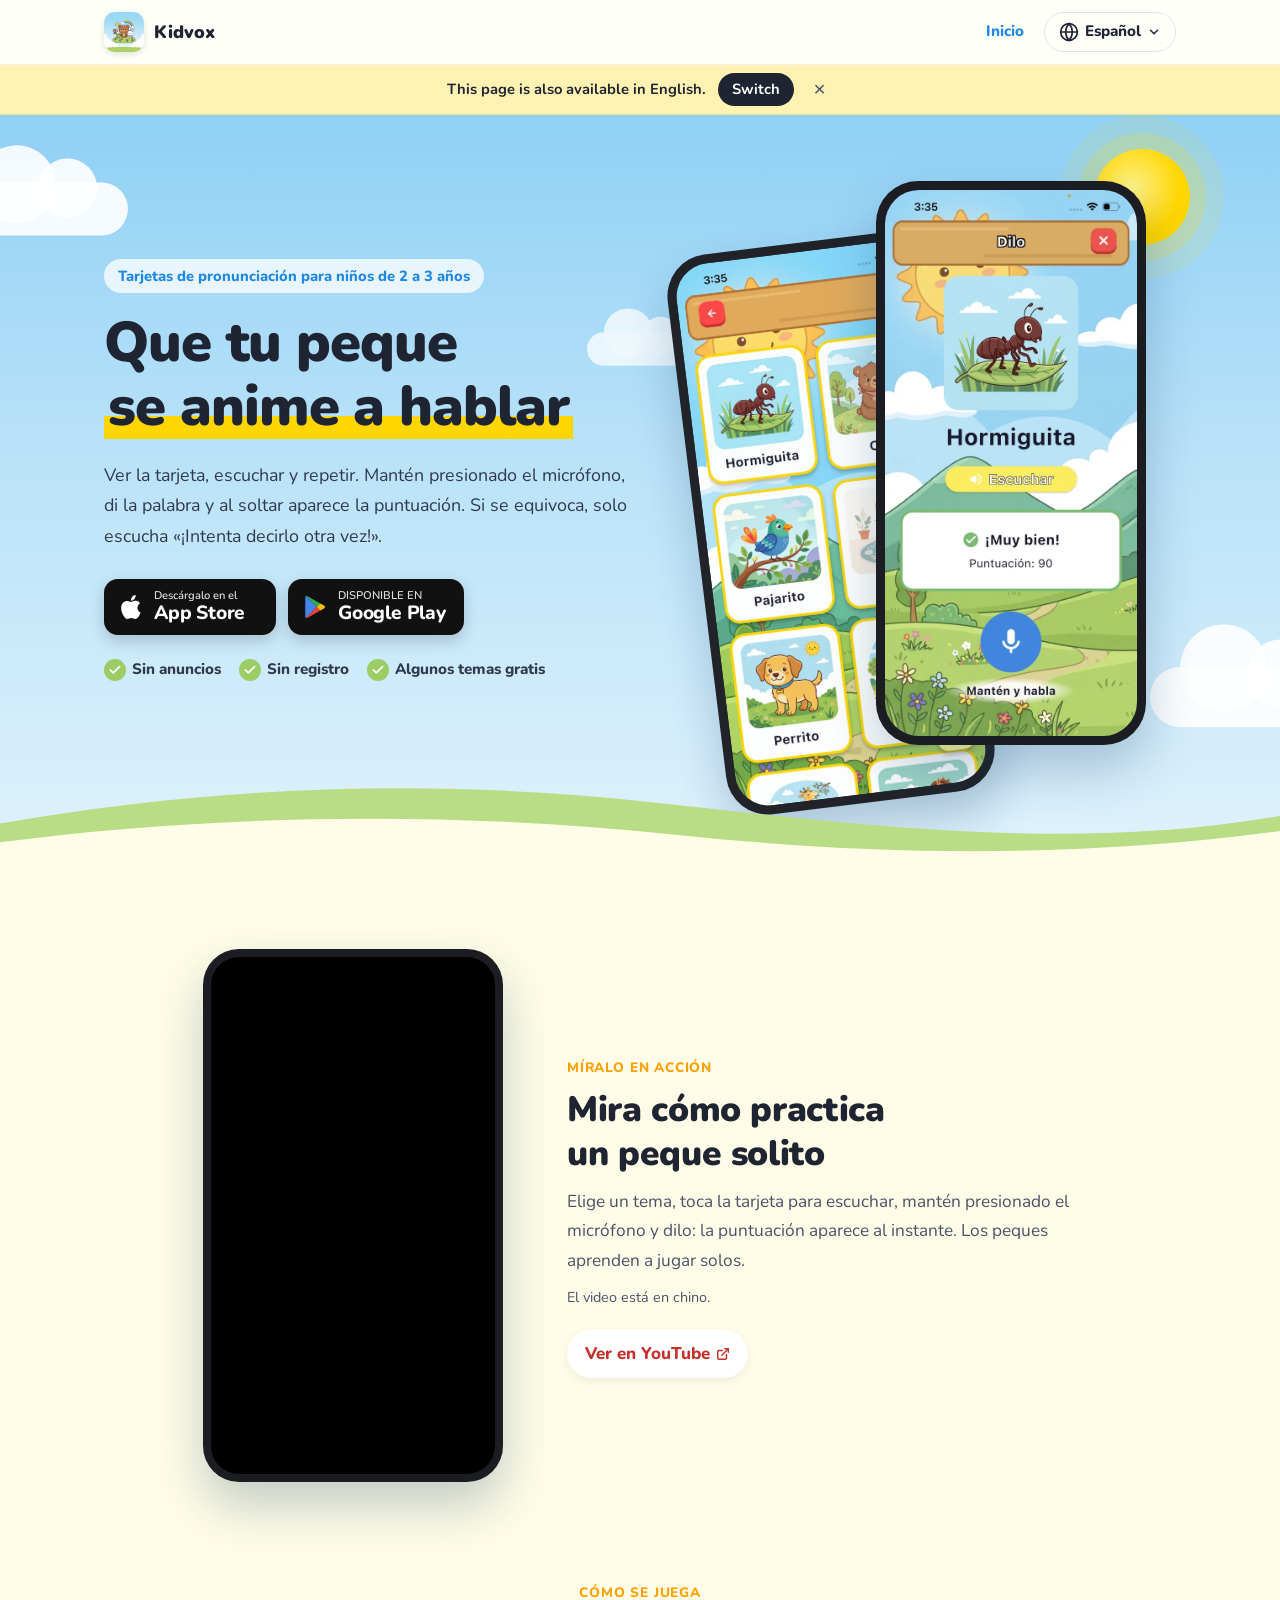
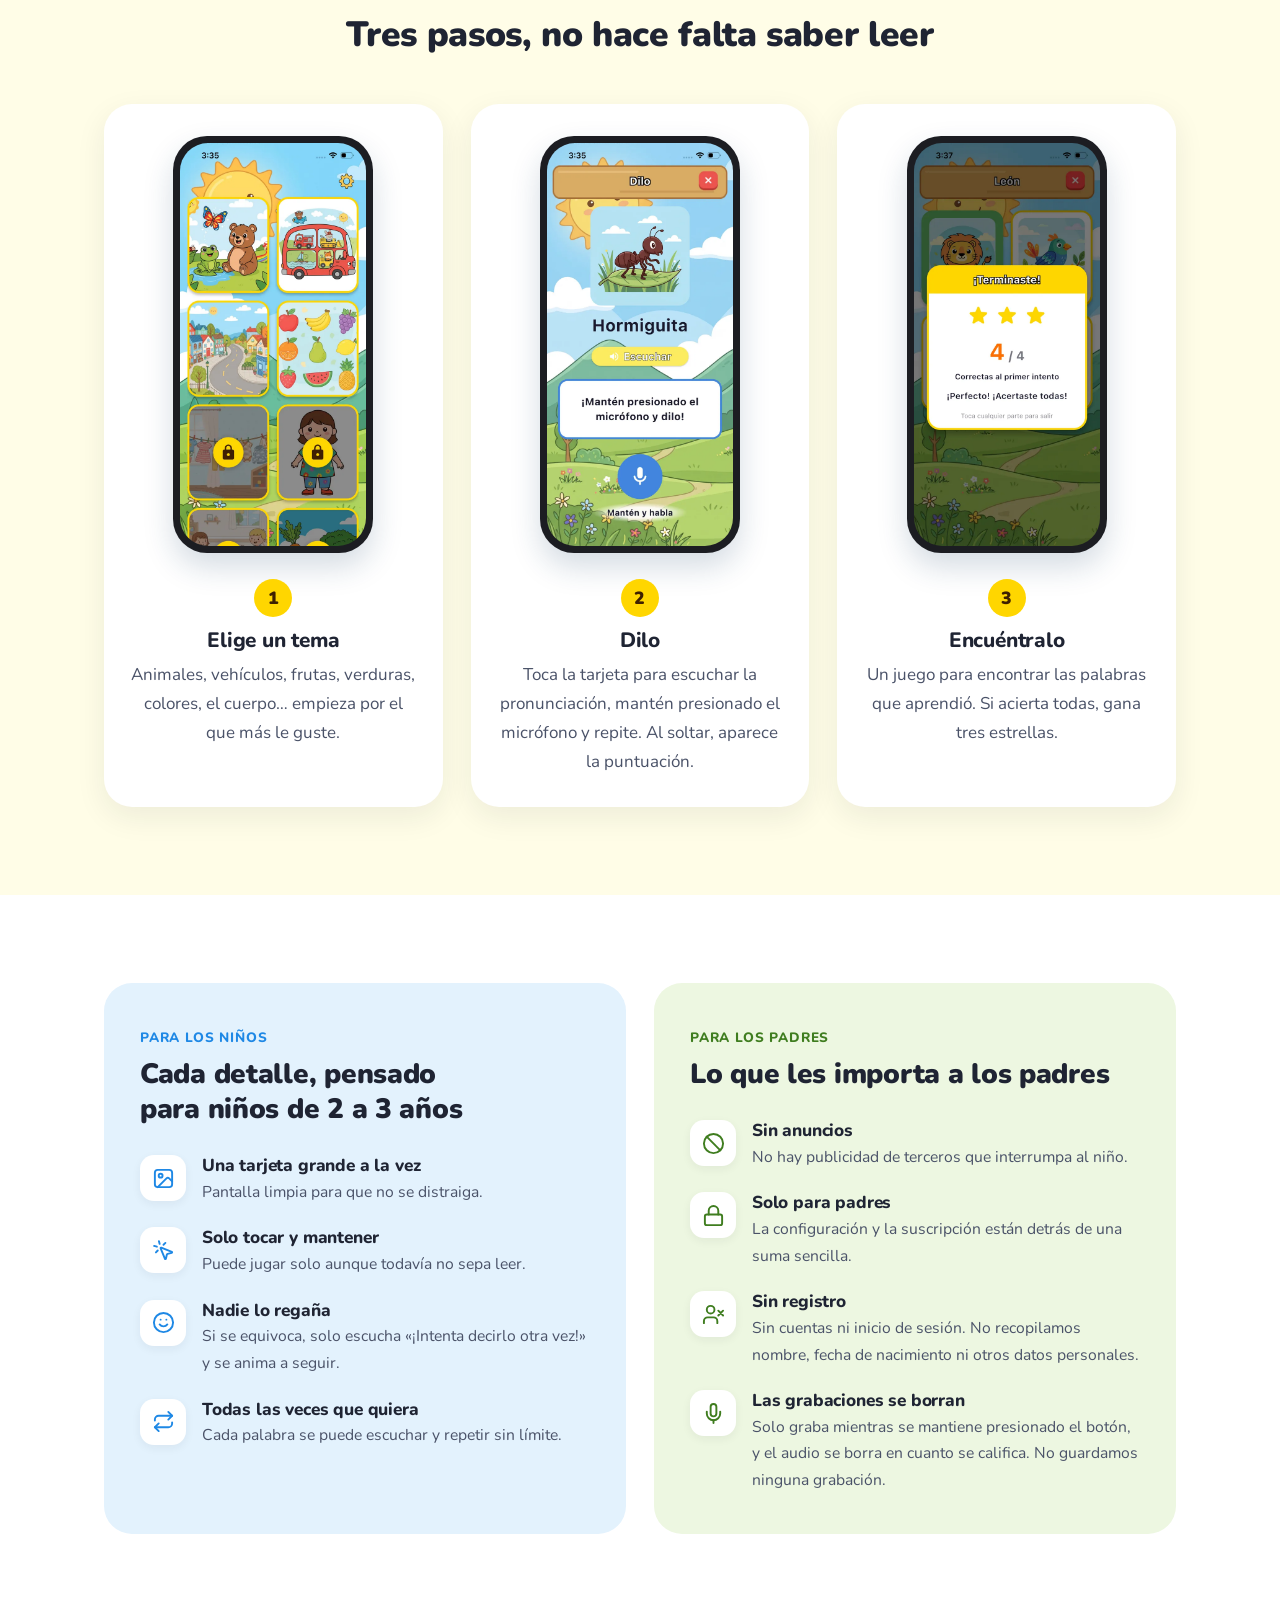
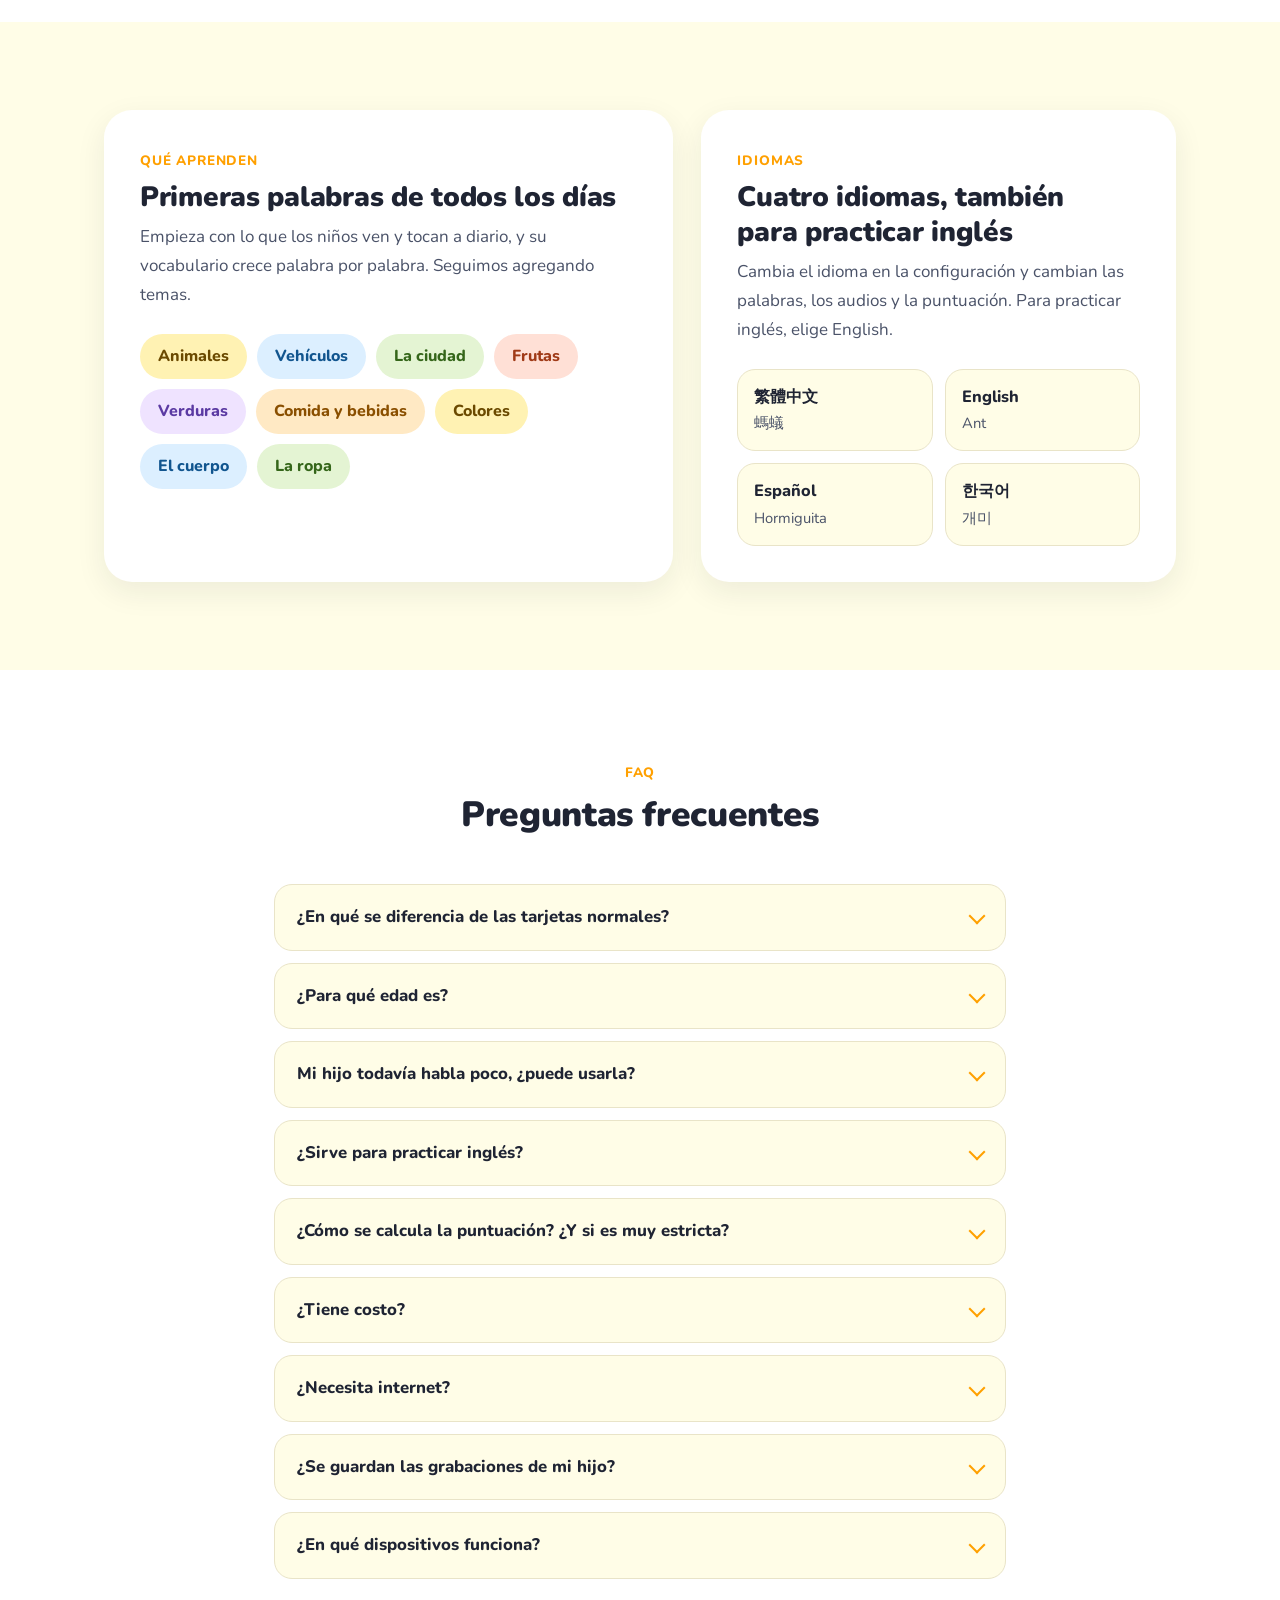
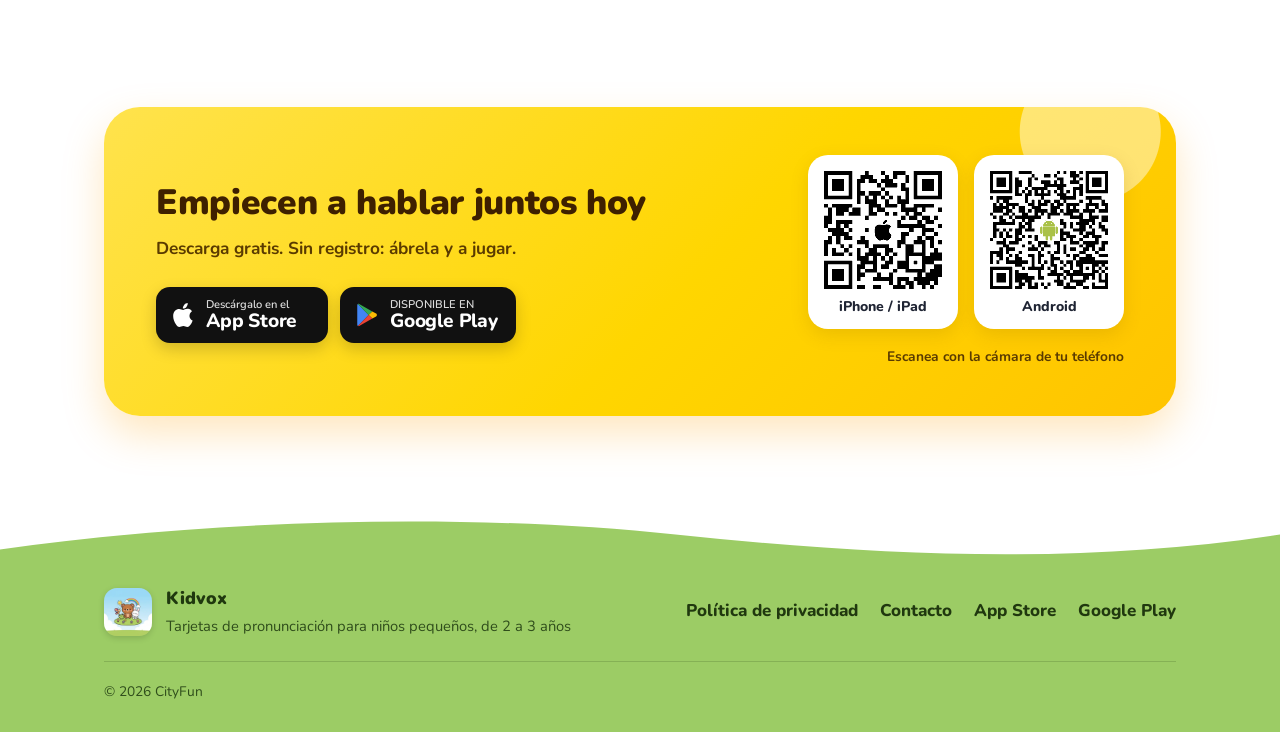
<file: es/index.html>
<!DOCTYPE html>
<html lang="es">
<head>
<meta charset="utf-8">
<meta name="viewport" content="width=device-width, initial-scale=1">
<title>Kidvox – Práctica de pronunciación para niños de 2 a 3 años</title>
<meta name="description" content="App infantil para aprender a hablar: niños de 2 a 3 años dicen la palabra y reciben su puntuación de pronunciación al instante. Animales, frutas y más. Sin anuncios ni registro.">
<meta name="theme-color" content="#8fd0f5">
<link rel="canonical" href="https://kailuen.github.io/kidvox/es/">
<link rel="alternate" hreflang="zh-Hant" href="https://kailuen.github.io/kidvox/">
<link rel="alternate" hreflang="en" href="https://kailuen.github.io/kidvox/en/">
<link rel="alternate" hreflang="es" href="https://kailuen.github.io/kidvox/es/">
<link rel="alternate" hreflang="ko" href="https://kailuen.github.io/kidvox/ko/">
<link rel="alternate" hreflang="x-default" href="https://kailuen.github.io/kidvox/en/">
<meta property="og:type" content="website">
<meta property="og:site_name" content="Kidvox">
<meta property="og:locale" content="es_MX">
<meta property="og:url" content="https://kailuen.github.io/kidvox/es/">
<meta property="og:title" content="Kidvox – Práctica de pronunciación para niños de 2 a 3 años">
<meta property="og:description" content="App infantil para aprender a hablar: niños de 2 a 3 años dicen la palabra y reciben su puntuación de pronunciación al instante. Animales, frutas y más. Sin anuncios ni registro.">
<meta property="og:image" content="https://kailuen.github.io/kidvox/assets/img/icon-512.png">
<meta name="twitter:card" content="summary">
<script type="application/ld+json">{"@context":"https://schema.org","@graph":[{"@type":"MobileApplication","name":"Kidvox","alternateName":"童語萌芽","description":"App infantil para aprender a hablar: niños de 2 a 3 años dicen la palabra y reciben su puntuación de pronunciación al instante. Animales, frutas y más. Sin anuncios ni registro.","url":"https://kailuen.github.io/kidvox/es/","image":"https://kailuen.github.io/kidvox/assets/img/icon-512.png","screenshot":["https://kailuen.github.io/kidvox/assets/img/screens/es/say.webp","https://kailuen.github.io/kidvox/assets/img/screens/es/list.webp","https://kailuen.github.io/kidvox/assets/img/screens/es/home.webp","https://kailuen.github.io/kidvox/assets/img/screens/es/rec.webp","https://kailuen.github.io/kidvox/assets/img/screens/es/result.webp"],"inLanguage":"es","operatingSystem":"iOS, Android","applicationCategory":"EducationalApplication","typicalAgeRange":"2-3","offers":{"@type":"Offer","price":"0","priceCurrency":"USD"},"publisher":{"@type":"Organization","name":"CityFun"},"sameAs":["https://apps.apple.com/tw/app/id6804128361","https://play.google.com/store/apps/details?id=com.cityforfun.kidspeech"]},{"@type":"FAQPage","mainEntity":[{"@type":"Question","name":"¿En qué se diferencia de las tarjetas normales?","acceptedAnswer":{"@type":"Answer","text":"Con las tarjetas normales solo se mira y se escucha. Kidvox agrega «Dilo»: tu peque mantiene presionado el micrófono, dice la palabra y recibe su puntuación de pronunciación al instante. Así sabe si lo dijo bien y se anima a seguir hablando."}},{"@type":"Question","name":"¿Para qué edad es?","acceptedAnswer":{"@type":"Answer","text":"Principalmente para niños de 2 a 3 años que están empezando a hablar. Los más grandes, o los que están aprendiendo otro idioma, también pueden aprender palabras nuevas y practicar la pronunciación."}},{"@type":"Question","name":"Mi hijo todavía habla poco, ¿puede usarla?","acceptedAnswer":{"@type":"Answer","text":"Sí. Puede empezar tocando las tarjetas para escuchar las palabras y usar el micrófono cuando se anime. Las tarjetas salen de una en una, cada palabra se puede repetir y, si se equivoca, solo escucha «¡Intenta decirlo otra vez!». Es un juego para practicar, no una herramienta de terapia del lenguaje. Cada niño empieza a hablar a su ritmo; si te preocupa el desarrollo del lenguaje de tu hijo, consulta con su pediatra o con un terapeuta del lenguaje."}},{"@type":"Question","name":"¿Sirve para practicar inglés?","acceptedAnswer":{"@type":"Answer","text":"Sí. En la configuración cambia el idioma a English y las palabras, los audios y la puntuación pasan a inglés (los menús de la App también cambian). También puedes elegir chino tradicional o coreano."}},{"@type":"Question","name":"¿Cómo se calcula la puntuación? ¿Y si es muy estricta?","acceptedAnswer":{"@type":"Answer","text":"Cuando tu peque dice la palabra, el reconocimiento de voz la compara con la pronunciación correcta y da una puntuación de 0 a 100; si llega a la puntuación mínima, cuenta como correcta. En la configuración puedes cambiar el nivel de dificultad: Fácil (40), Medio (60, el predeterminado) o Difícil (80). Si apenas empieza a hablar, prueba con Fácil."}},{"@type":"Question","name":"¿Tiene costo?","acceptedAnswer":{"@type":"Answer","text":"La App se descarga gratis. Cuatro temas son gratuitos (Animales, Vehículos, La ciudad y Frutas) y en ellos puedes jugar completo a «Dilo» y «Encuéntralo». Los demás temas se desbloquean con la suscripción, que también incluye los temas nuevos. Hay plan mensual y anual, y el precio en tu moneda se muestra en la App."}},{"@type":"Question","name":"¿Necesita internet?","acceptedAnswer":{"@type":"Answer","text":"La puntuación de pronunciación de «Dilo» necesita conexión. Las tarjetas y los sonidos de cada tema se descargan la primera vez y luego quedan en el dispositivo."}},{"@type":"Question","name":"¿Se guardan las grabaciones de mi hijo?","acceptedAnswer":{"@type":"Answer","text":"No. Solo se graba mientras se mantiene presionado el botón (máximo 10 segundos). El audio se envía a un servicio de reconocimiento de voz para calificarlo y el archivo temporal se borra del dispositivo en cuanto termina. No tenemos servidores propios: no guardamos, no analizamos ni vendemos ninguna grabación. Consulta la \u003ca href=\"https://kailuen.github.io/kidspeech.privacy/\" target=\"_blank\" rel=\"noopener\">política de privacidad\u003c/a>."}},{"@type":"Question","name":"¿En qué dispositivos funciona?","acceptedAnswer":{"@type":"Answer","text":"iPhone, iPad y teléfonos y tabletas Android."}}]}]}</script>
<link rel="icon" type="image/png" href="../assets/img/favicon.png">
<link rel="apple-touch-icon" href="../assets/img/apple-touch-icon.png">
<link rel="preconnect" href="https://fonts.googleapis.com">
<link rel="preconnect" href="https://fonts.gstatic.com" crossorigin>
<link rel="stylesheet" href="https://fonts.googleapis.com/css2?family=Nunito:wght@500;700;800;900&display=swap">
<link rel="stylesheet" href="../assets/css/style.css">
</head>
<body>

<!-- 共用圖示 -->
<svg width="0" height="0" style="position:absolute" aria-hidden="true">
  <symbol id="i-apple" viewBox="0 0 24 24"><path fill="currentColor" d="M16.365 1.43c0 1.14-.493 2.27-1.177 3.08-.744.9-1.99 1.57-2.987 1.57-.12 0-.23-.02-.3-.03-.01-.06-.04-.22-.04-.39 0-1.15.572-2.27 1.206-2.98.804-.94 2.142-1.64 3.248-1.68.03.13.05.28.05.43zm4.565 15.71c-.03.07-.463 1.58-1.518 3.12-.945 1.34-1.94 2.71-3.43 2.71-1.517 0-1.9-.88-3.63-.88-1.698 0-2.302.91-3.67.91-1.377 0-2.332-1.26-3.428-2.8-1.287-1.82-2.323-4.63-2.323-7.28 0-4.28 2.797-6.55 5.552-6.55 1.448 0 2.675.95 3.6.95.865 0 2.222-1.01 3.902-1.01.613 0 2.886.06 4.374 2.19-.13.09-2.383 1.37-2.383 4.19 0 3.26 2.854 4.42 2.955 4.45z"/></symbol>
  <symbol id="i-play" viewBox="0 0 24 24">
    <path fill="#4285F4" d="M3.6 1.8 13.5 12l-9.9 10.2c-.4-.3-.6-.7-.6-1.2V3c0-.5.2-.9.6-1.2z"/>
    <path fill="#34A853" d="M3.6 1.8c.3-.2.8-.2 1.2 0l12.1 6.9L13.5 12z"/>
    <path fill="#FBBC04" d="m16.9 8.7 3.5 2c1 .6 1 2 0 2.6l-3.5 2-3.4-3.3z"/>
    <path fill="#EA4335" d="m13.5 12 3.4 3.3-12.1 6.9c-.4.2-.9.2-1.2 0z"/>
  </symbol>
  <symbol id="i-globe" viewBox="0 0 24 24"><g fill="none" stroke="currentColor" stroke-width="2" stroke-linecap="round" stroke-linejoin="round"><circle cx="12" cy="12" r="10"/><path d="M12 2a14.5 14.5 0 0 0 0 20 14.5 14.5 0 0 0 0-20"/><path d="M2 12h20"/></g></symbol>
  <symbol id="i-chevron" viewBox="0 0 24 24"><path fill="none" stroke="currentColor" stroke-width="2.5" stroke-linecap="round" stroke-linejoin="round" d="m6 9 6 6 6-6"/></symbol>
  <symbol id="i-external" viewBox="0 0 24 24"><g fill="none" stroke="currentColor" stroke-width="2.5" stroke-linecap="round" stroke-linejoin="round"><path d="M15 3h6v6"/><path d="M10 14 21 3"/><path d="M18 13v6a2 2 0 0 1-2 2H5a2 2 0 0 1-2-2V8a2 2 0 0 1 2-2h6"/></g></symbol>
  <symbol id="i-check" viewBox="0 0 24 24"><path fill="none" stroke="currentColor" stroke-width="3" stroke-linecap="round" stroke-linejoin="round" d="M20 6 9 17l-5-5"/></symbol>
  <symbol id="i-card" viewBox="0 0 24 24"><g fill="none" stroke="currentColor" stroke-width="2" stroke-linecap="round" stroke-linejoin="round"><rect x="3" y="3" width="18" height="18" rx="3"/><circle cx="9" cy="9" r="2"/><path d="m21 15-3.1-3.1a2 2 0 0 0-2.8 0L6 21"/></g></symbol>
  <symbol id="i-tap" viewBox="0 0 24 24"><g fill="none" stroke="currentColor" stroke-width="2" stroke-linecap="round" stroke-linejoin="round"><path d="M14 4.1 12 6"/><path d="m5.1 8-2.9-.8"/><path d="m6 12-1.9 2"/><path d="M7.2 2.2 8 5.1"/><path d="M9.04 9.69a.5.5 0 0 1 .65-.65l11 4.5a.5.5 0 0 1-.07.95l-4.35 1.04a1 1 0 0 0-.74.74l-1.04 4.35a.5.5 0 0 1-.95.07z"/></g></symbol>
  <symbol id="i-smile" viewBox="0 0 24 24"><g fill="none" stroke="currentColor" stroke-width="2" stroke-linecap="round" stroke-linejoin="round"><circle cx="12" cy="12" r="10"/><path d="M8 14s1.5 2 4 2 4-2 4-2"/><path d="M9 9h.01M15 9h.01"/></g></symbol>
  <symbol id="i-repeat" viewBox="0 0 24 24"><g fill="none" stroke="currentColor" stroke-width="2" stroke-linecap="round" stroke-linejoin="round"><path d="m17 2 4 4-4 4"/><path d="M3 11v-1a4 4 0 0 1 4-4h14"/><path d="m7 22-4-4 4-4"/><path d="M21 13v1a4 4 0 0 1-4 4H3"/></g></symbol>
  <symbol id="i-ban" viewBox="0 0 24 24"><g fill="none" stroke="currentColor" stroke-width="2" stroke-linecap="round" stroke-linejoin="round"><circle cx="12" cy="12" r="10"/><path d="m4.9 4.9 14.2 14.2"/></g></symbol>
  <symbol id="i-lock" viewBox="0 0 24 24"><g fill="none" stroke="currentColor" stroke-width="2" stroke-linecap="round" stroke-linejoin="round"><rect x="3" y="11" width="18" height="11" rx="2"/><path d="M7 11V7a5 5 0 0 1 10 0v4"/></g></symbol>
  <symbol id="i-user-x" viewBox="0 0 24 24"><g fill="none" stroke="currentColor" stroke-width="2" stroke-linecap="round" stroke-linejoin="round"><path d="M16 21v-2a4 4 0 0 0-4-4H6a4 4 0 0 0-4 4v2"/><circle cx="9" cy="7" r="4"/><path d="m17 8 5 5M22 8l-5 5"/></g></symbol>
  <symbol id="i-mic" viewBox="0 0 24 24"><g fill="none" stroke="currentColor" stroke-width="2" stroke-linecap="round" stroke-linejoin="round"><path d="M12 2a3 3 0 0 0-3 3v7a3 3 0 0 0 6 0V5a3 3 0 0 0-3-3Z"/><path d="M19 10v2a7 7 0 0 1-14 0v-2"/><path d="M12 19v3"/></g></symbol>
</svg>

<div class="page">

  <!-- ===== AppBar ===== -->
  <header class="appbar">
    <div class="appbar__inner">
      <a class="brand" href="./" aria-label="Kidvox">
        <img class="brand__icon" src="../assets/img/icon-256.webp" width="40" height="40" alt="">
        <span class="brand__text">
          <span class="brand__name">Kidvox</span>
          <span class="brand__sub"></span>
        </span>
      </a>

      <div class="appbar__spacer"></div>

      <nav class="actions">
        <a class="actions__link" href="./" aria-current="page">Inicio</a>

        <div class="lang">
          <button class="lang__btn" type="button" aria-haspopup="true" aria-expanded="false" aria-controls="lang-menu" aria-label="Idioma">
            <svg class="ico"><use href="#i-globe"/></svg>
            <span class="lang__current">Español</span>
            <svg class="ico ico--sm"><use href="#i-chevron"/></svg>
          </button>
          <ul class="lang__menu" id="lang-menu" role="menu" hidden>
            <li role="none"><a role="menuitemradio" aria-checked="false" href="../" hreflang="zh-Hant" lang="zh-Hant" data-lang="zh">繁體中文</a></li>
            <li role="none"><a role="menuitemradio" aria-checked="false" href="../en/" hreflang="en" lang="en" data-lang="en">English</a></li>
            <li role="none"><a role="menuitemradio" aria-checked="true" href="../es/" hreflang="es" lang="es" data-lang="es">Español</a></li>
            <li role="none"><a role="menuitemradio" aria-checked="false" href="../ko/" hreflang="ko" lang="ko" data-lang="ko">한국어</a></li>
          </ul>
        </div>
      </nav>
    </div>
  </header>

  <div class="langhint" hidden>
    <div class="langhint__inner">
      <span class="langhint__text"></span>
      <a class="langhint__go" href="#"></a>
      <button class="langhint__close" type="button" aria-label="Close">&times;</button>
    </div>
  </div>

  <!-- ===== Content ===== -->
  <main id="top">

    <!-- Hero -->
    <section class="hero">
      <div class="sky" aria-hidden="true">
        <span class="sun"></span>
        <span class="cloud cloud--1"></span>
        <span class="cloud cloud--2"></span>
        <span class="cloud cloud--3"></span>
      </div>

      <div class="wrap hero__grid">
        <div class="hero__copy">
          <h1 class="eyebrow">Tarjetas de pronunciación para niños de 2 a 3 años</h1>
          <p class="hero__title">Que tu peque<br><mark>se anime a hablar</mark></p>
          <p class="hero__lead">Ver la tarjeta, escuchar y repetir. Mantén presionado el micrófono, di la palabra y al soltar aparece la puntuación. Si se equivoca, solo escucha «¡Intenta decirlo otra vez!».</p>

          <div class="stores">
            <a class="store" href="https://apps.apple.com/tw/app/id6804128361" target="_blank" rel="noopener">
              <svg class="store__logo"><use href="#i-apple"/></svg>
              <span class="store__text"><small>Descárgalo en el</small><b>App Store</b></span>
            </a>
            <a class="store" href="https://play.google.com/store/apps/details?id=com.cityforfun.kidspeech" target="_blank" rel="noopener">
              <svg class="store__logo"><use href="#i-play"/></svg>
              <span class="store__text"><small>DISPONIBLE EN</small><b>Google Play</b></span>
            </a>
          </div>

          <ul class="pills">
            <li><svg class="ico"><use href="#i-check"/></svg><span>Sin anuncios</span></li>
            <li><svg class="ico"><use href="#i-check"/></svg><span>Sin registro</span></li>
            <li><svg class="ico"><use href="#i-check"/></svg><span>Algunos temas gratis</span></li>
          </ul>
        </div>

        <div class="hero__art">
          <figure class="phone phone--back">
            <img src="../assets/img/screens/es/list.webp" width="600" height="1300" alt="Tarjetas de animales">
          </figure>
          <figure class="phone phone--front">
            <img src="../assets/img/screens/es/say.webp" width="600" height="1300" alt="Práctica de pronunciación en Dilo: ¡Muy bien!, puntuación 90" fetchpriority="high">
          </figure>
        </div>
      </div>

      <svg class="hill" viewBox="0 0 1440 120" preserveAspectRatio="none" aria-hidden="true">
        <path d="M0 70C240 20 480 10 720 40s480 70 720 20v60H0z" fill="var(--grass-light)"/>
        <path d="M0 95c260-40 520-40 760-10s460 30 680-5v40H0z" fill="var(--cream)"/>
      </svg>
    </section>

    <!-- Video -->
    <section class="section section--cream section--video" id="video">
      <div class="wrap video">
        <div class="video__frame">
          <iframe src="https://www.youtube-nocookie.com/embed/I3lN94zuRMc?rel=0&amp;playsinline=1" title="Un niño jugando solo con Kidvox" loading="lazy" allow="accelerometer; autoplay; clipboard-write; encrypted-media; gyroscope; picture-in-picture; web-share" referrerpolicy="strict-origin-when-cross-origin" allowfullscreen></iframe>
        </div>
        <div class="video__copy">
          <p class="kicker">Míralo en acción</p>
          <h2>Mira cómo practica un peque solito</h2>
          <p class="muted">Elige un tema, toca la tarjeta para escuchar, mantén presionado el micrófono y dilo: la puntuación aparece al instante. Los peques aprenden a jugar solos.</p>
          <p class="video__note">El video está en chino.</p>
          <a class="video__link" href="https://www.youtube.com/shorts/I3lN94zuRMc" target="_blank" rel="noopener">
            <span>Ver en YouTube</span>
            <svg class="ico ico--sm"><use href="#i-external"/></svg>
          </a>
        </div>
      </div>
    </section>

    <!-- Steps -->
    <section class="section section--cream" id="how">
      <div class="wrap">
        <header class="section__head">
          <p class="kicker">Cómo se juega</p>
          <h2>Tres pasos, no hace falta saber leer</h2>
        </header>

        <ol class="steps">
          <li class="step">
            <figure class="phone phone--sm">
              <img src="../assets/img/screens/es/home.webp" width="600" height="1300" loading="lazy" alt="Menú de temas">
            </figure>
            <div class="step__body">
              <span class="step__num">1</span>
              <h3>Elige un tema</h3>
              <p>Animales, vehículos, frutas, verduras, colores, el cuerpo… empieza por el que más le guste.</p>
            </div>
          </li>
          <li class="step">
            <figure class="phone phone--sm">
              <img src="../assets/img/screens/es/rec.webp" width="600" height="1300" loading="lazy" alt="Mantén presionado el micrófono y dilo">
            </figure>
            <div class="step__body">
              <span class="step__num">2</span>
              <h3>Dilo</h3>
              <p>Toca la tarjeta para escuchar la pronunciación, mantén presionado el micrófono y repite. Al soltar, aparece la puntuación.</p>
            </div>
          </li>
          <li class="step">
            <figure class="phone phone--sm">
              <img src="../assets/img/screens/es/result.webp" width="600" height="1300" loading="lazy" alt="Encuéntralo terminado con tres estrellas">
            </figure>
            <div class="step__body">
              <span class="step__num">3</span>
              <h3>Encuéntralo</h3>
              <p>Un juego para encontrar las palabras que aprendió. Si acierta todas, gana tres estrellas.</p>
            </div>
          </li>
        </ol>
        <div class="steps__dots">
          <button class="steps__dot" type="button" aria-label="1. Elige un tema" aria-current="true"></button>
          <button class="steps__dot" type="button" aria-label="2. Dilo" aria-current="false"></button>
          <button class="steps__dot" type="button" aria-label="3. Encuéntralo" aria-current="false"></button>
        </div>
      </div>
    </section>

    <!-- Features -->
    <section class="section" id="features">
      <div class="wrap features">
        <article class="panel panel--sky">
          <p class="kicker">Para los niños</p>
          <h2>Cada detalle, pensado para niños de 2 a 3 años</h2>
          <ul class="feats">
            <li class="feat">
              <span class="feat__ico"><svg class="ico"><use href="#i-card"/></svg></span>
              <div><h3>Una tarjeta grande a la vez</h3><p>Pantalla limpia para que no se distraiga.</p></div>
            </li>
            <li class="feat">
              <span class="feat__ico"><svg class="ico"><use href="#i-tap"/></svg></span>
              <div><h3>Solo tocar y mantener</h3><p>Puede jugar solo aunque todavía no sepa leer.</p></div>
            </li>
            <li class="feat">
              <span class="feat__ico"><svg class="ico"><use href="#i-smile"/></svg></span>
              <div><h3>Nadie lo regaña</h3><p>Si se equivoca, solo escucha «¡Intenta decirlo otra vez!» y se anima a seguir.</p></div>
            </li>
            <li class="feat">
              <span class="feat__ico"><svg class="ico"><use href="#i-repeat"/></svg></span>
              <div><h3>Todas las veces que quiera</h3><p>Cada palabra se puede escuchar y repetir sin límite.</p></div>
            </li>
          </ul>
        </article>

        <article class="panel panel--leaf">
          <p class="kicker">Para los padres</p>
          <h2>Lo que les importa a los padres</h2>
          <ul class="feats">
            <li class="feat">
              <span class="feat__ico"><svg class="ico"><use href="#i-ban"/></svg></span>
              <div><h3>Sin anuncios</h3><p>No hay publicidad de terceros que interrumpa al niño.</p></div>
            </li>
            <li class="feat">
              <span class="feat__ico"><svg class="ico"><use href="#i-lock"/></svg></span>
              <div><h3>Solo para padres</h3><p>La configuración y la suscripción están detrás de una suma sencilla.</p></div>
            </li>
            <li class="feat">
              <span class="feat__ico"><svg class="ico"><use href="#i-user-x"/></svg></span>
              <div><h3>Sin registro</h3><p>Sin cuentas ni inicio de sesión. No recopilamos nombre, fecha de nacimiento ni otros datos personales.</p></div>
            </li>
            <li class="feat">
              <span class="feat__ico"><svg class="ico"><use href="#i-mic"/></svg></span>
              <div><h3>Las grabaciones se borran</h3><p>Solo graba mientras se mantiene presionado el botón, y el audio se borra en cuanto se califica. No guardamos ninguna grabación.</p></div>
            </li>
          </ul>
        </article>
      </div>
    </section>

    <!-- Topics + Languages -->
    <section class="section section--cream" id="topics">
      <div class="wrap content-grid">
        <article class="card">
          <p class="kicker">Qué aprenden</p>
          <h2>Primeras palabras de todos los días</h2>
          <p class="muted">Empieza con lo que los niños ven y tocan a diario, y su vocabulario crece palabra por palabra. Seguimos agregando temas.</p>
          <ul class="chips">
            <li class="chip c1">Animales</li>
            <li class="chip c2">Vehículos</li>
            <li class="chip c3">La ciudad</li>
            <li class="chip c4">Frutas</li>
            <li class="chip c5">Verduras</li>
            <li class="chip c6">Comida y bebidas</li>
            <li class="chip c1">Colores</li>
            <li class="chip c2">El cuerpo</li>
            <li class="chip c3">La ropa</li>
          </ul>
        </article>

        <article class="card">
          <p class="kicker">Idiomas</p>
          <h2>Cuatro idiomas, también para practicar inglés</h2>
          <p class="muted">Cambia el idioma en la configuración y cambian las palabras, los audios y la puntuación. Para practicar inglés, elige English.</p>
          <ul class="langs">
            <li lang="zh-Hant"><b>繁體中文</b><span>螞蟻</span></li>
            <li lang="en"><b>English</b><span>Ant</span></li>
            <li lang="es"><b>Español</b><span>Hormiguita</span></li>
            <li lang="ko"><b>한국어</b><span>개미</span></li>
          </ul>
        </article>
      </div>
    </section>

    <!-- FAQ -->
    <section class="section" id="faq">
      <div class="wrap wrap--narrow">
        <header class="section__head">
          <p class="kicker">FAQ</p>
          <h2>Preguntas frecuentes</h2>
        </header>
        <div class="faq">
          <details>
            <summary>¿En qué se diferencia de las tarjetas normales?</summary>
            <p>Con las tarjetas normales solo se mira y se escucha. Kidvox agrega «Dilo»: tu peque mantiene presionado el micrófono, dice la palabra y recibe su puntuación de pronunciación al instante. Así sabe si lo dijo bien y se anima a seguir hablando.</p>
          </details>
          <details>
            <summary>¿Para qué edad es?</summary>
            <p>Principalmente para niños de 2 a 3 años que están empezando a hablar. Los más grandes, o los que están aprendiendo otro idioma, también pueden aprender palabras nuevas y practicar la pronunciación.</p>
          </details>
          <details>
            <summary>Mi hijo todavía habla poco, ¿puede usarla?</summary>
            <p>Sí. Puede empezar tocando las tarjetas para escuchar las palabras y usar el micrófono cuando se anime. Las tarjetas salen de una en una, cada palabra se puede repetir y, si se equivoca, solo escucha «¡Intenta decirlo otra vez!». Es un juego para practicar, no una herramienta de terapia del lenguaje. Cada niño empieza a hablar a su ritmo; si te preocupa el desarrollo del lenguaje de tu hijo, consulta con su pediatra o con un terapeuta del lenguaje.</p>
          </details>
          <details>
            <summary>¿Sirve para practicar inglés?</summary>
            <p>Sí. En la configuración cambia el idioma a English y las palabras, los audios y la puntuación pasan a inglés (los menús de la App también cambian). También puedes elegir chino tradicional o coreano.</p>
          </details>
          <details>
            <summary>¿Cómo se calcula la puntuación? ¿Y si es muy estricta?</summary>
            <p>Cuando tu peque dice la palabra, el reconocimiento de voz la compara con la pronunciación correcta y da una puntuación de 0 a 100; si llega a la puntuación mínima, cuenta como correcta. En la configuración puedes cambiar el nivel de dificultad: Fácil (40), Medio (60, el predeterminado) o Difícil (80). Si apenas empieza a hablar, prueba con Fácil.</p>
          </details>
          <details>
            <summary>¿Tiene costo?</summary>
            <p>La App se descarga gratis. Cuatro temas son gratuitos (Animales, Vehículos, La ciudad y Frutas) y en ellos puedes jugar completo a «Dilo» y «Encuéntralo». Los demás temas se desbloquean con la suscripción, que también incluye los temas nuevos. Hay plan mensual y anual, y el precio en tu moneda se muestra en la App.</p>
          </details>
          <details>
            <summary>¿Necesita internet?</summary>
            <p>La puntuación de pronunciación de «Dilo» necesita conexión. Las tarjetas y los sonidos de cada tema se descargan la primera vez y luego quedan en el dispositivo.</p>
          </details>
          <details>
            <summary>¿Se guardan las grabaciones de mi hijo?</summary>
            <p>No. Solo se graba mientras se mantiene presionado el botón (máximo 10 segundos). El audio se envía a un servicio de reconocimiento de voz para calificarlo y el archivo temporal se borra del dispositivo en cuanto termina. No tenemos servidores propios: no guardamos, no analizamos ni vendemos ninguna grabación. Consulta la <a href="https://kailuen.github.io/kidspeech.privacy/" target="_blank" rel="noopener">política de privacidad</a>.</p>
          </details>
          <details>
            <summary>¿En qué dispositivos funciona?</summary>
            <p>iPhone, iPad y teléfonos y tabletas Android.</p>
          </details>
        </div>
      </div>
    </section>

    <!-- Download -->
    <section class="section section--tight" id="download">
      <div class="wrap">
        <div class="cta">
          <div class="cta__copy">
            <h2>Empiecen a hablar juntos hoy</h2>
            <p>Descarga gratis. Sin registro: ábrela y a jugar.</p>
            <div class="stores">
              <a class="store" href="https://apps.apple.com/tw/app/id6804128361" target="_blank" rel="noopener">
                <svg class="store__logo"><use href="#i-apple"/></svg>
                <span class="store__text"><small>Descárgalo en el</small><b>App Store</b></span>
              </a>
              <a class="store" href="https://play.google.com/store/apps/details?id=com.cityforfun.kidspeech" target="_blank" rel="noopener">
                <svg class="store__logo"><use href="#i-play"/></svg>
                <span class="store__text"><small>DISPONIBLE EN</small><b>Google Play</b></span>
              </a>
            </div>
          </div>
          <div class="qrs">
            <figure class="qr">
              <img src="../assets/img/qr-ios.png" width="250" height="250" loading="lazy" alt="App Store QR Code">
              <figcaption>iPhone / iPad</figcaption>
            </figure>
            <figure class="qr">
              <img src="../assets/img/qr-android.png" width="250" height="250" loading="lazy" alt="Google Play QR Code">
              <figcaption>Android</figcaption>
            </figure>
            <p class="qrs__hint">Escanea con la cámara de tu teléfono</p>
          </div>
        </div>
      </div>
    </section>

  </main>

  <!-- ===== Footer ===== -->
  <footer class="footer">
    <svg class="footer__hill" viewBox="0 0 1440 80" preserveAspectRatio="none" aria-hidden="true">
      <path d="M0 50c240-40 520-50 760-20s460 40 680 0v50H0z" fill="var(--grass)"/>
    </svg>
    <div class="footer__body">
      <div class="wrap footer__grid">
        <div class="footer__brand">
          <img src="../assets/img/icon-256.webp" width="48" height="48" alt="">
          <div>
            <p class="footer__name">Kidvox</p>
            <p class="footer__tag">Tarjetas de pronunciación para niños pequeños, de 2 a 3 años</p>
          </div>
        </div>
        <ul class="footer__links">
          <li><a href="https://kailuen.github.io/kidspeech.privacy/" target="_blank" rel="noopener">Política de privacidad</a></li>
          <li><a href="mailto:stonegray1@gmail.com">Contacto</a></li>
          <li><a href="https://apps.apple.com/tw/app/id6804128361" target="_blank" rel="noopener">App Store</a></li>
          <li><a href="https://play.google.com/store/apps/details?id=com.cityforfun.kidspeech" target="_blank" rel="noopener">Google Play</a></li>
        </ul>
      </div>
      <div class="wrap"><p class="footer__copy">© 2026 CityFun</p></div>
    </div>
  </footer>

</div>

<script type="application/json" id="kidvox-langs">{"zh":{"href":"../","hint":"這個網頁也有繁體中文版","go":"切換"},"en":{"href":"../en/","hint":"This page is also available in English.","go":"Switch"},"es":{"href":"../es/","hint":"Esta página también está en español.","go":"Cambiar"},"ko":{"href":"../ko/","hint":"이 페이지는 한국어로도 볼 수 있어요.","go":"보기"}}</script>
<script src="../assets/js/main.js" data-lang="es"></script>
</body>
</html>
</file>
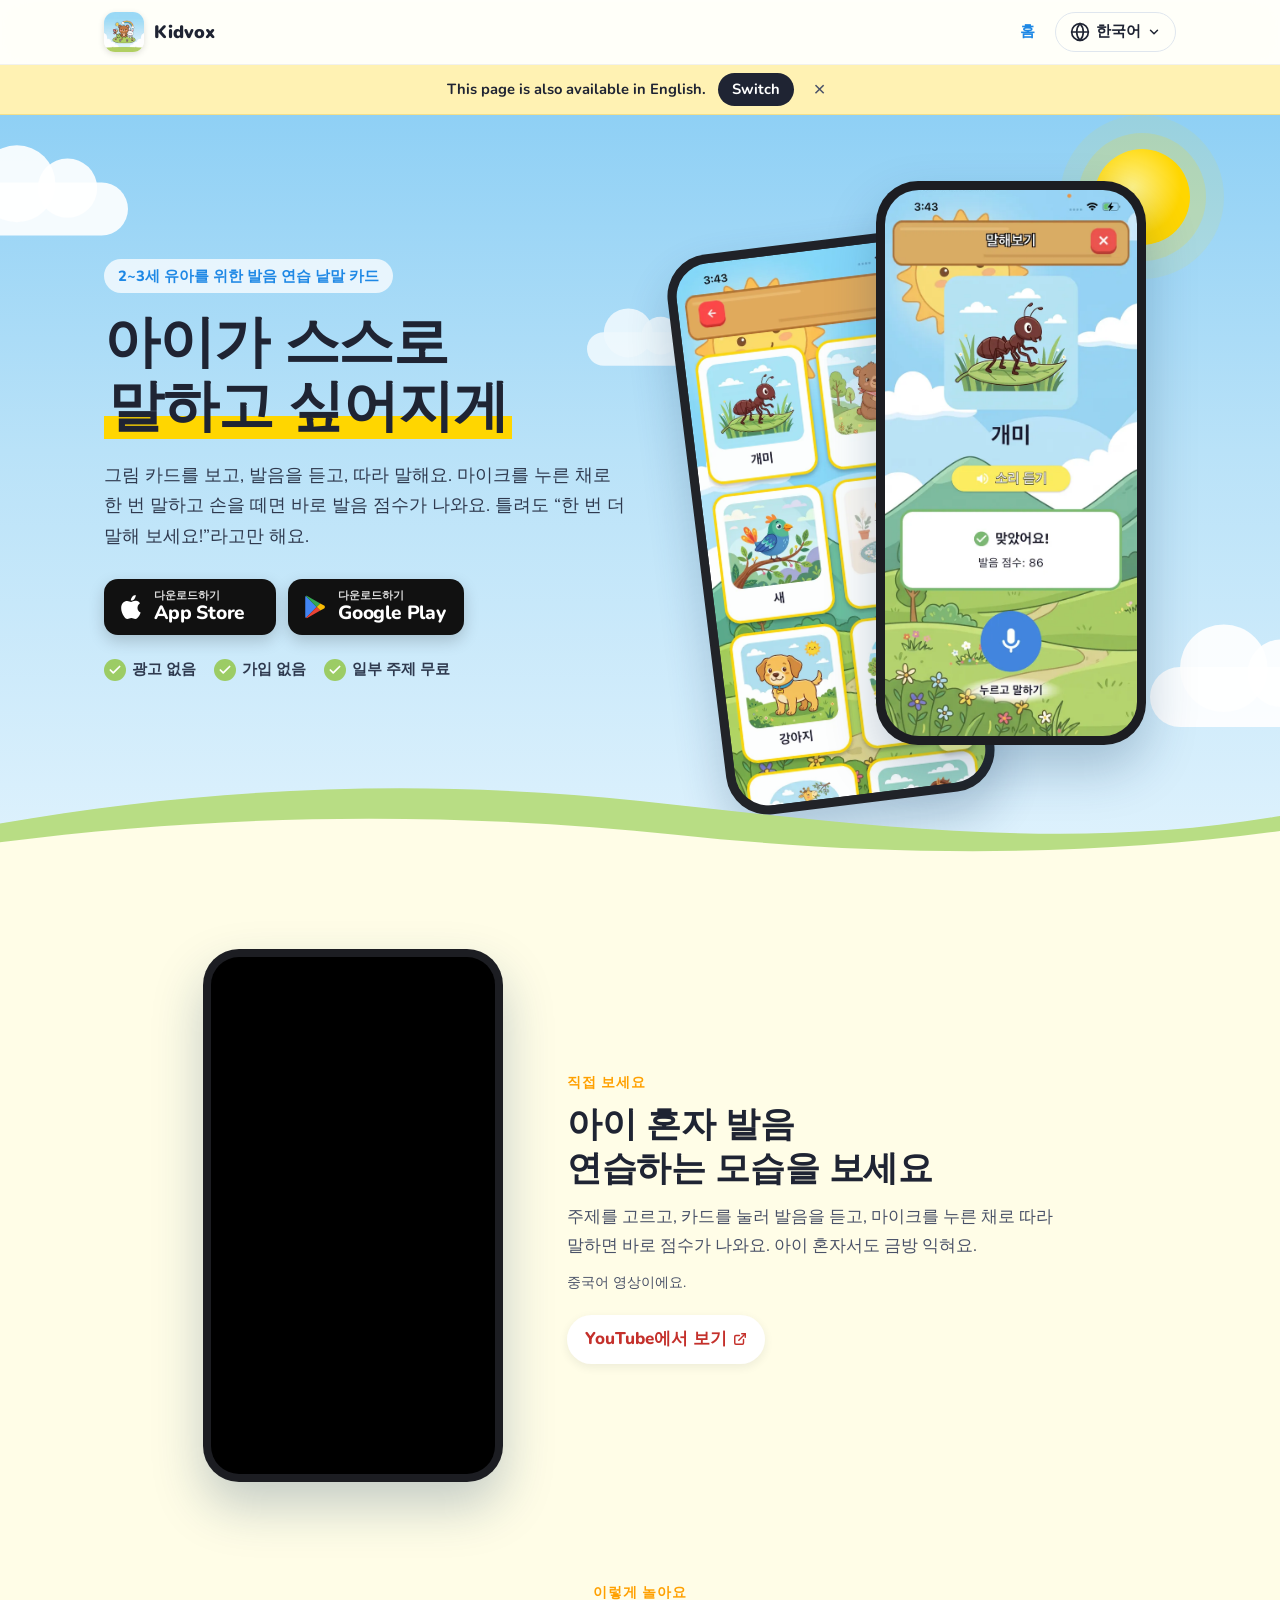
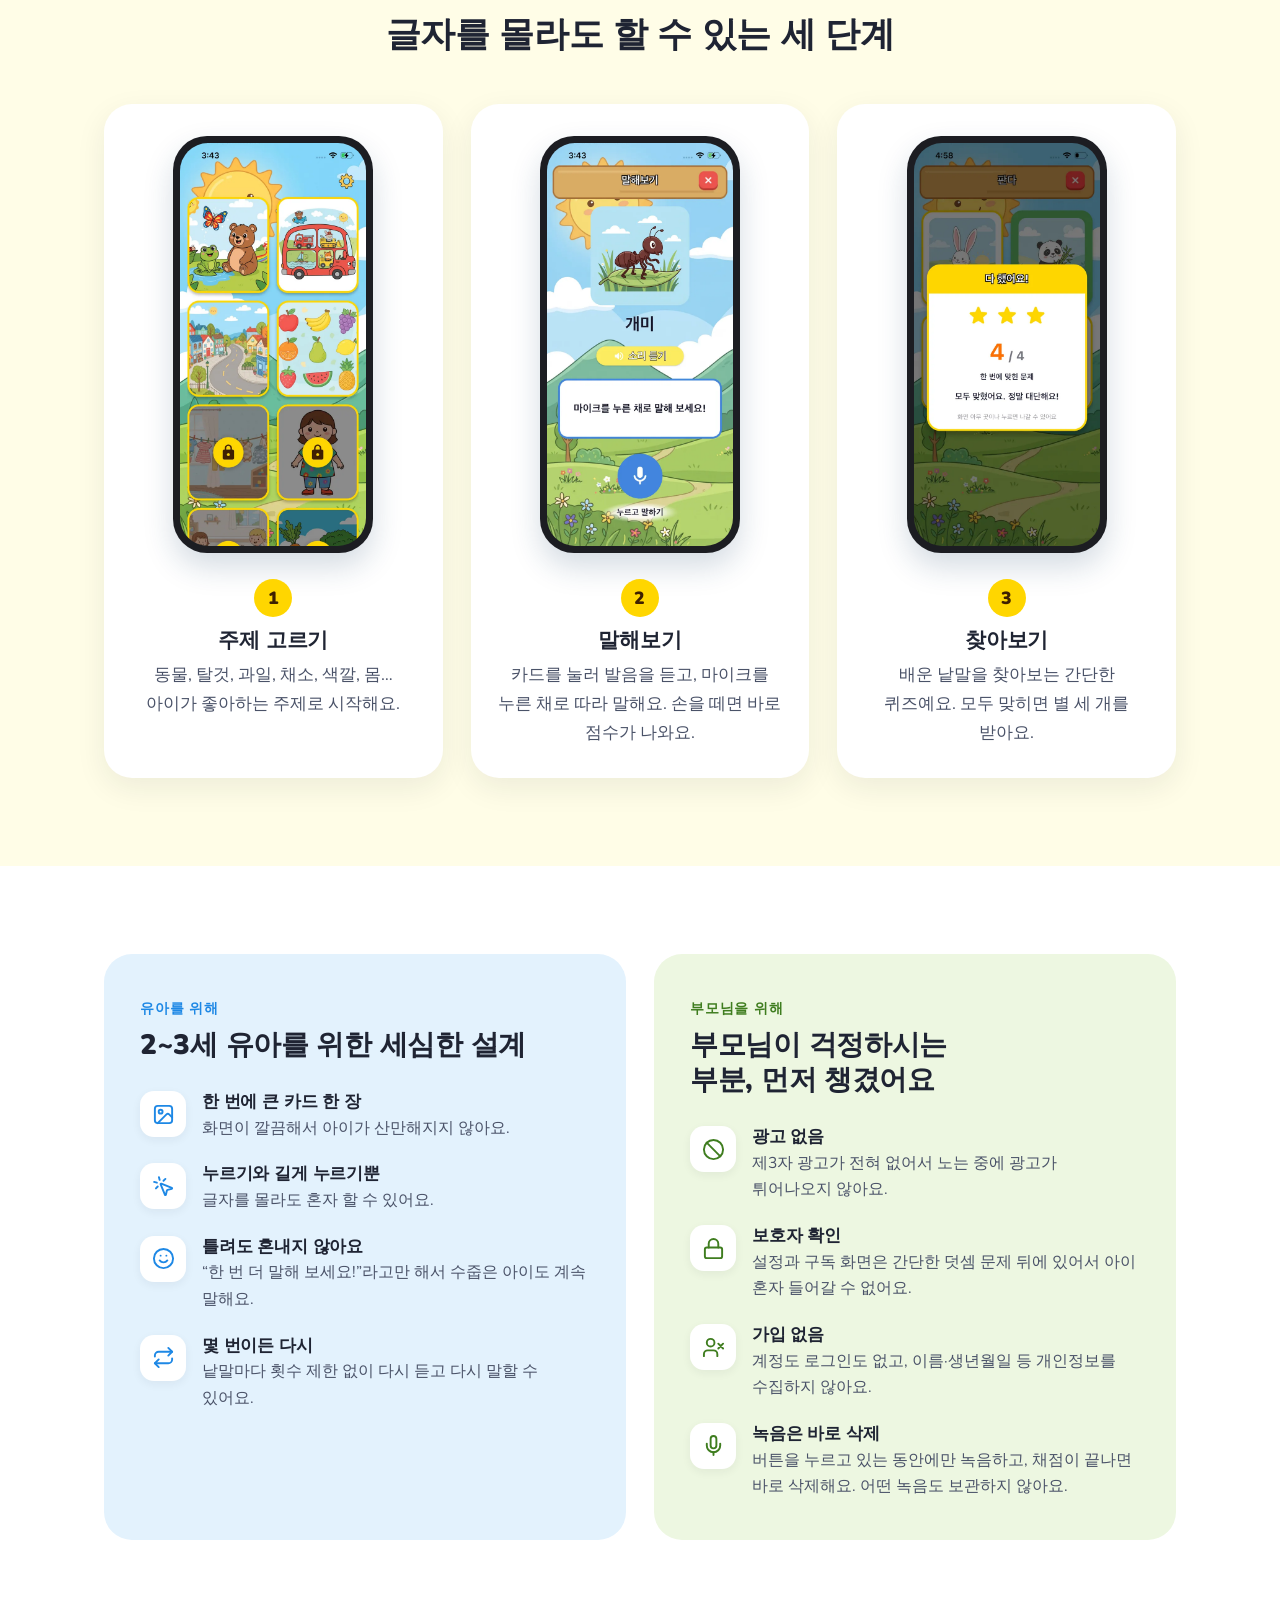
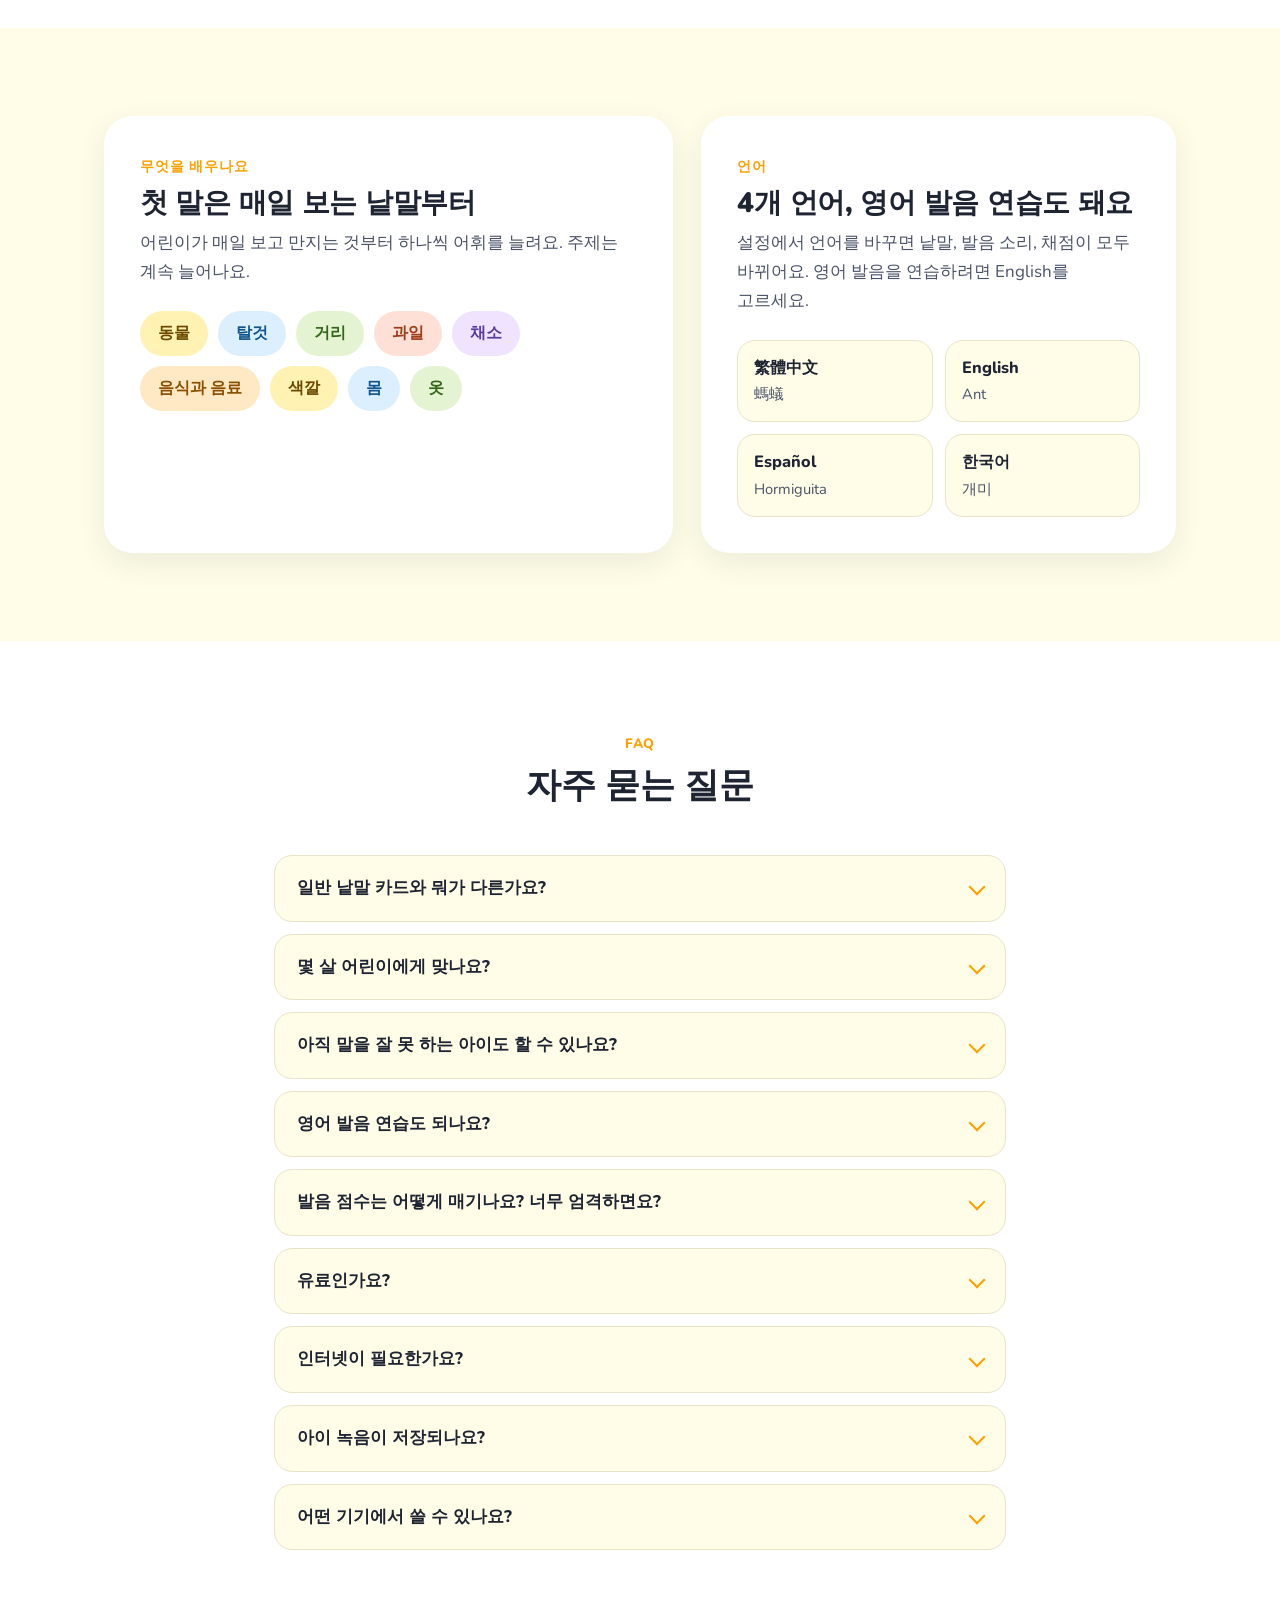
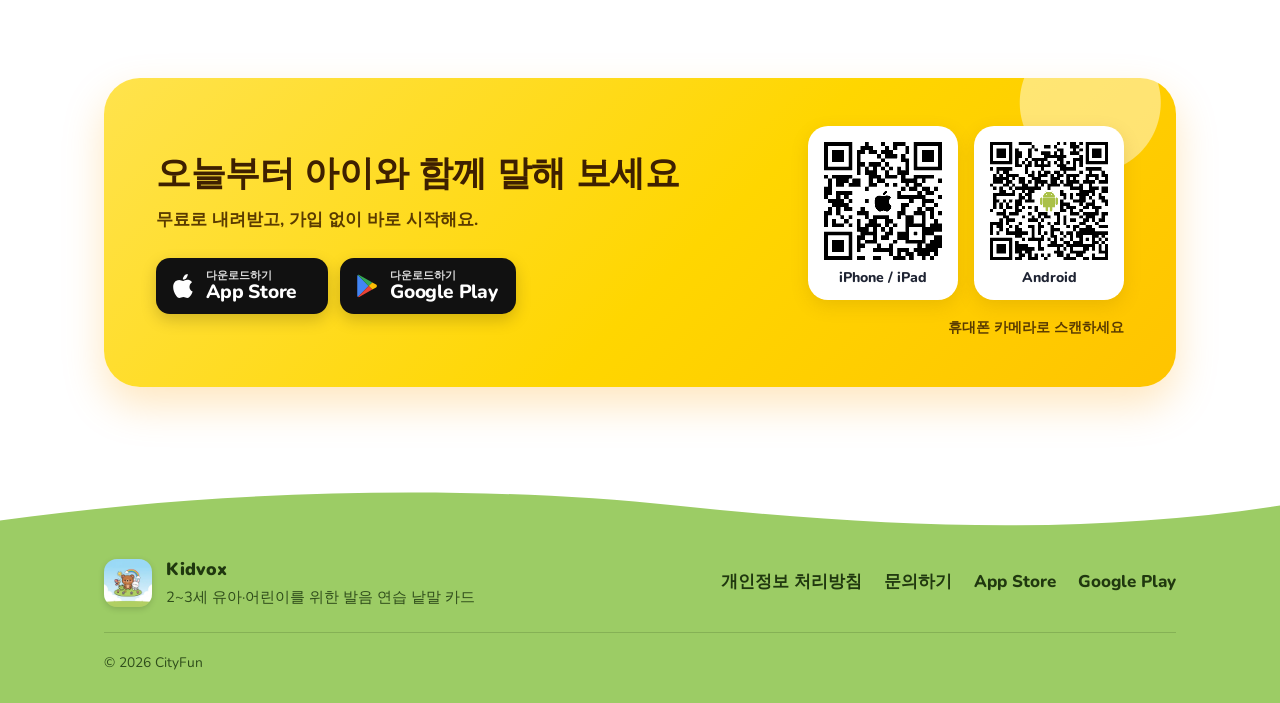
<file: ko/index.html>
<!DOCTYPE html>
<html lang="ko">
<head>
<meta charset="utf-8">
<meta name="viewport" content="width=device-width, initial-scale=1">
<title>Kidvox – 유아·어린이 발음 연습 낱말 카드 앱 (2~3세)</title>
<meta name="description" content="2~3세 유아를 위한 발음 연습 낱말 카드 앱이에요. 마이크를 누른 채로 따라 말하면 바로 발음 점수가 나와요. 동물, 과일, 탈것 등 어린이가 매일 보는 낱말로 첫 말을 도와주고, 언어를 바꾸면 영어 발음 연습도 돼요. 광고도 가입도 없어요.">
<meta name="theme-color" content="#8fd0f5">
<link rel="canonical" href="https://kailuen.github.io/kidvox/ko/">
<link rel="alternate" hreflang="zh-Hant" href="https://kailuen.github.io/kidvox/">
<link rel="alternate" hreflang="en" href="https://kailuen.github.io/kidvox/en/">
<link rel="alternate" hreflang="es" href="https://kailuen.github.io/kidvox/es/">
<link rel="alternate" hreflang="ko" href="https://kailuen.github.io/kidvox/ko/">
<link rel="alternate" hreflang="x-default" href="https://kailuen.github.io/kidvox/en/">
<meta property="og:type" content="website">
<meta property="og:site_name" content="Kidvox">
<meta property="og:locale" content="ko_KR">
<meta property="og:url" content="https://kailuen.github.io/kidvox/ko/">
<meta property="og:title" content="Kidvox – 유아·어린이 발음 연습 낱말 카드 앱 (2~3세)">
<meta property="og:description" content="2~3세 유아를 위한 발음 연습 낱말 카드 앱이에요. 마이크를 누른 채로 따라 말하면 바로 발음 점수가 나와요. 동물, 과일, 탈것 등 어린이가 매일 보는 낱말로 첫 말을 도와주고, 언어를 바꾸면 영어 발음 연습도 돼요. 광고도 가입도 없어요.">
<meta property="og:image" content="https://kailuen.github.io/kidvox/assets/img/icon-512.png">
<meta name="twitter:card" content="summary">
<script type="application/ld+json">{"@context":"https://schema.org","@graph":[{"@type":"MobileApplication","name":"Kidvox","alternateName":"童語萌芽","description":"2~3세 유아를 위한 발음 연습 낱말 카드 앱이에요. 마이크를 누른 채로 따라 말하면 바로 발음 점수가 나와요. 동물, 과일, 탈것 등 어린이가 매일 보는 낱말로 첫 말을 도와주고, 언어를 바꾸면 영어 발음 연습도 돼요. 광고도 가입도 없어요.","url":"https://kailuen.github.io/kidvox/ko/","image":"https://kailuen.github.io/kidvox/assets/img/icon-512.png","screenshot":["https://kailuen.github.io/kidvox/assets/img/screens/ko/say.webp","https://kailuen.github.io/kidvox/assets/img/screens/ko/list.webp","https://kailuen.github.io/kidvox/assets/img/screens/ko/home.webp","https://kailuen.github.io/kidvox/assets/img/screens/ko/rec.webp","https://kailuen.github.io/kidvox/assets/img/screens/ko/result.webp"],"inLanguage":"ko","operatingSystem":"iOS, Android","applicationCategory":"EducationalApplication","typicalAgeRange":"2-3","offers":{"@type":"Offer","price":"0","priceCurrency":"USD"},"publisher":{"@type":"Organization","name":"CityFun"},"sameAs":["https://apps.apple.com/tw/app/id6804128361","https://play.google.com/store/apps/details?id=com.cityforfun.kidspeech"]},{"@type":"FAQPage","mainEntity":[{"@type":"Question","name":"일반 낱말 카드와 뭐가 다른가요?","acceptedAnswer":{"@type":"Answer","text":"일반 낱말 카드는 보고 듣기만 해요. Kidvox에는 ‘말해보기’가 있어서 아이가 마이크를 누른 채로 말하면 바로 발음 점수가 나와요. 잘 말했는지 바로 알 수 있어서 계속 말하고 싶어져요."}},{"@type":"Question","name":"몇 살 어린이에게 맞나요?","acceptedAnswer":{"@type":"Answer","text":"막 말을 시작한 2~3세 유아를 위해 만들었어요. 더 큰 어린이나 영어 같은 다른 언어를 배우는 아이도 새 낱말을 익히고 발음을 연습할 수 있어요."}},{"@type":"Question","name":"아직 말을 잘 못 하는 아이도 할 수 있나요?","acceptedAnswer":{"@type":"Answer","text":"네. 먼저 카드를 눌러 소리를 듣다가, 아이가 준비되면 마이크로 말해 보세요. 카드는 한 장씩 나오고, 낱말마다 몇 번이든 다시 들을 수 있고, 틀려도 “한 번 더 말해 보세요!”라고만 해요. 말하기를 연습하는 놀이이며 언어 치료 도구는 아니에요. 아이마다 말이 트이는 시기가 다르니, 언어 발달이 걱정된다면 소아청소년과 의사나 언어치료사와 상담해 주세요."}},{"@type":"Question","name":"영어 발음 연습도 되나요?","acceptedAnswer":{"@type":"Answer","text":"네. 설정에서 언어를 English로 바꾸면 낱말, 발음 소리, 채점이 모두 영어로 바뀌어요(앱 메뉴도 함께 바뀌어요). 중국어(번체)나 스페인어로도 바꿀 수 있어요."}},{"@type":"Question","name":"발음 점수는 어떻게 매기나요? 너무 엄격하면요?","acceptedAnswer":{"@type":"Answer","text":"아이가 말하면 음성 인식으로 정확한 발음과 비교해 0~100점으로 점수를 매기고, 통과 점수를 넘으면 정답이에요. 보호자는 설정의 ‘채점 난이도’에서 쉬움(40점), 보통(60점, 기본), 어려움(80점) 중에 고를 수 있어요. 막 말을 시작한 아이라면 쉬움부터 해 보세요."}},{"@type":"Question","name":"유료인가요?","acceptedAnswer":{"@type":"Answer","text":"앱은 무료로 내려받을 수 있어요. 동물, 탈것, 거리, 과일 네 가지 주제는 무료이고 ‘말해보기’와 ‘찾아보기’를 모두 이용할 수 있어요. 나머지 주제는 구독하면 열리고, 앞으로 추가되는 주제도 포함돼요. 월간·연간 플랜이 있고, 가격은 앱에서 현지 통화로 표시돼요."}},{"@type":"Question","name":"인터넷이 필요한가요?","acceptedAnswer":{"@type":"Answer","text":"‘말해보기’의 발음 채점은 인터넷 연결이 필요해요. 주제별 그림 카드와 소리는 처음 열 때 내려받고, 그 뒤로는 기기에 저장돼요."}},{"@type":"Question","name":"아이 녹음이 저장되나요?","acceptedAnswer":{"@type":"Answer","text":"아니요. 버튼을 누르고 있는 동안에만 녹음돼요(한 번에 최대 10초). 녹음은 채점을 위해 음성 인식 서비스로 전송되고, 끝나면 기기의 임시 파일은 바로 삭제돼요. 저희는 자체 서버가 없으며 어떤 녹음도 보관·분석·판매하지 않아요. 자세한 내용은 \u003ca href=\"https://kailuen.github.io/kidspeech.privacy/\" target=\"_blank\" rel=\"noopener\">개인정보 처리방침\u003c/a>을 확인해 주세요."}},{"@type":"Question","name":"어떤 기기에서 쓸 수 있나요?","acceptedAnswer":{"@type":"Answer","text":"iPhone, iPad, Android 휴대폰과 태블릿에서 쓸 수 있어요."}}]}]}</script>
<link rel="icon" type="image/png" href="../assets/img/favicon.png">
<link rel="apple-touch-icon" href="../assets/img/apple-touch-icon.png">
<link rel="preconnect" href="https://fonts.googleapis.com">
<link rel="preconnect" href="https://fonts.gstatic.com" crossorigin>
<link rel="stylesheet" href="https://fonts.googleapis.com/css2?family=Nunito:wght@500;700;800;900&display=swap">
<link rel="stylesheet" href="../assets/css/style.css">
</head>
<body>

<!-- 共用圖示 -->
<svg width="0" height="0" style="position:absolute" aria-hidden="true">
  <symbol id="i-apple" viewBox="0 0 24 24"><path fill="currentColor" d="M16.365 1.43c0 1.14-.493 2.27-1.177 3.08-.744.9-1.99 1.57-2.987 1.57-.12 0-.23-.02-.3-.03-.01-.06-.04-.22-.04-.39 0-1.15.572-2.27 1.206-2.98.804-.94 2.142-1.64 3.248-1.68.03.13.05.28.05.43zm4.565 15.71c-.03.07-.463 1.58-1.518 3.12-.945 1.34-1.94 2.71-3.43 2.71-1.517 0-1.9-.88-3.63-.88-1.698 0-2.302.91-3.67.91-1.377 0-2.332-1.26-3.428-2.8-1.287-1.82-2.323-4.63-2.323-7.28 0-4.28 2.797-6.55 5.552-6.55 1.448 0 2.675.95 3.6.95.865 0 2.222-1.01 3.902-1.01.613 0 2.886.06 4.374 2.19-.13.09-2.383 1.37-2.383 4.19 0 3.26 2.854 4.42 2.955 4.45z"/></symbol>
  <symbol id="i-play" viewBox="0 0 24 24">
    <path fill="#4285F4" d="M3.6 1.8 13.5 12l-9.9 10.2c-.4-.3-.6-.7-.6-1.2V3c0-.5.2-.9.6-1.2z"/>
    <path fill="#34A853" d="M3.6 1.8c.3-.2.8-.2 1.2 0l12.1 6.9L13.5 12z"/>
    <path fill="#FBBC04" d="m16.9 8.7 3.5 2c1 .6 1 2 0 2.6l-3.5 2-3.4-3.3z"/>
    <path fill="#EA4335" d="m13.5 12 3.4 3.3-12.1 6.9c-.4.2-.9.2-1.2 0z"/>
  </symbol>
  <symbol id="i-globe" viewBox="0 0 24 24"><g fill="none" stroke="currentColor" stroke-width="2" stroke-linecap="round" stroke-linejoin="round"><circle cx="12" cy="12" r="10"/><path d="M12 2a14.5 14.5 0 0 0 0 20 14.5 14.5 0 0 0 0-20"/><path d="M2 12h20"/></g></symbol>
  <symbol id="i-chevron" viewBox="0 0 24 24"><path fill="none" stroke="currentColor" stroke-width="2.5" stroke-linecap="round" stroke-linejoin="round" d="m6 9 6 6 6-6"/></symbol>
  <symbol id="i-external" viewBox="0 0 24 24"><g fill="none" stroke="currentColor" stroke-width="2.5" stroke-linecap="round" stroke-linejoin="round"><path d="M15 3h6v6"/><path d="M10 14 21 3"/><path d="M18 13v6a2 2 0 0 1-2 2H5a2 2 0 0 1-2-2V8a2 2 0 0 1 2-2h6"/></g></symbol>
  <symbol id="i-check" viewBox="0 0 24 24"><path fill="none" stroke="currentColor" stroke-width="3" stroke-linecap="round" stroke-linejoin="round" d="M20 6 9 17l-5-5"/></symbol>
  <symbol id="i-card" viewBox="0 0 24 24"><g fill="none" stroke="currentColor" stroke-width="2" stroke-linecap="round" stroke-linejoin="round"><rect x="3" y="3" width="18" height="18" rx="3"/><circle cx="9" cy="9" r="2"/><path d="m21 15-3.1-3.1a2 2 0 0 0-2.8 0L6 21"/></g></symbol>
  <symbol id="i-tap" viewBox="0 0 24 24"><g fill="none" stroke="currentColor" stroke-width="2" stroke-linecap="round" stroke-linejoin="round"><path d="M14 4.1 12 6"/><path d="m5.1 8-2.9-.8"/><path d="m6 12-1.9 2"/><path d="M7.2 2.2 8 5.1"/><path d="M9.04 9.69a.5.5 0 0 1 .65-.65l11 4.5a.5.5 0 0 1-.07.95l-4.35 1.04a1 1 0 0 0-.74.74l-1.04 4.35a.5.5 0 0 1-.95.07z"/></g></symbol>
  <symbol id="i-smile" viewBox="0 0 24 24"><g fill="none" stroke="currentColor" stroke-width="2" stroke-linecap="round" stroke-linejoin="round"><circle cx="12" cy="12" r="10"/><path d="M8 14s1.5 2 4 2 4-2 4-2"/><path d="M9 9h.01M15 9h.01"/></g></symbol>
  <symbol id="i-repeat" viewBox="0 0 24 24"><g fill="none" stroke="currentColor" stroke-width="2" stroke-linecap="round" stroke-linejoin="round"><path d="m17 2 4 4-4 4"/><path d="M3 11v-1a4 4 0 0 1 4-4h14"/><path d="m7 22-4-4 4-4"/><path d="M21 13v1a4 4 0 0 1-4 4H3"/></g></symbol>
  <symbol id="i-ban" viewBox="0 0 24 24"><g fill="none" stroke="currentColor" stroke-width="2" stroke-linecap="round" stroke-linejoin="round"><circle cx="12" cy="12" r="10"/><path d="m4.9 4.9 14.2 14.2"/></g></symbol>
  <symbol id="i-lock" viewBox="0 0 24 24"><g fill="none" stroke="currentColor" stroke-width="2" stroke-linecap="round" stroke-linejoin="round"><rect x="3" y="11" width="18" height="11" rx="2"/><path d="M7 11V7a5 5 0 0 1 10 0v4"/></g></symbol>
  <symbol id="i-user-x" viewBox="0 0 24 24"><g fill="none" stroke="currentColor" stroke-width="2" stroke-linecap="round" stroke-linejoin="round"><path d="M16 21v-2a4 4 0 0 0-4-4H6a4 4 0 0 0-4 4v2"/><circle cx="9" cy="7" r="4"/><path d="m17 8 5 5M22 8l-5 5"/></g></symbol>
  <symbol id="i-mic" viewBox="0 0 24 24"><g fill="none" stroke="currentColor" stroke-width="2" stroke-linecap="round" stroke-linejoin="round"><path d="M12 2a3 3 0 0 0-3 3v7a3 3 0 0 0 6 0V5a3 3 0 0 0-3-3Z"/><path d="M19 10v2a7 7 0 0 1-14 0v-2"/><path d="M12 19v3"/></g></symbol>
</svg>

<div class="page">

  <!-- ===== AppBar ===== -->
  <header class="appbar">
    <div class="appbar__inner">
      <a class="brand" href="./" aria-label="Kidvox">
        <img class="brand__icon" src="../assets/img/icon-256.webp" width="40" height="40" alt="">
        <span class="brand__text">
          <span class="brand__name">Kidvox</span>
          <span class="brand__sub"></span>
        </span>
      </a>

      <div class="appbar__spacer"></div>

      <nav class="actions">
        <a class="actions__link" href="./" aria-current="page">홈</a>

        <div class="lang">
          <button class="lang__btn" type="button" aria-haspopup="true" aria-expanded="false" aria-controls="lang-menu" aria-label="언어">
            <svg class="ico"><use href="#i-globe"/></svg>
            <span class="lang__current">한국어</span>
            <svg class="ico ico--sm"><use href="#i-chevron"/></svg>
          </button>
          <ul class="lang__menu" id="lang-menu" role="menu" hidden>
            <li role="none"><a role="menuitemradio" aria-checked="false" href="../" hreflang="zh-Hant" lang="zh-Hant" data-lang="zh">繁體中文</a></li>
            <li role="none"><a role="menuitemradio" aria-checked="false" href="../en/" hreflang="en" lang="en" data-lang="en">English</a></li>
            <li role="none"><a role="menuitemradio" aria-checked="false" href="../es/" hreflang="es" lang="es" data-lang="es">Español</a></li>
            <li role="none"><a role="menuitemradio" aria-checked="true" href="../ko/" hreflang="ko" lang="ko" data-lang="ko">한국어</a></li>
          </ul>
        </div>
      </nav>
    </div>
  </header>

  <div class="langhint" hidden>
    <div class="langhint__inner">
      <span class="langhint__text"></span>
      <a class="langhint__go" href="#"></a>
      <button class="langhint__close" type="button" aria-label="Close">&times;</button>
    </div>
  </div>

  <!-- ===== Content ===== -->
  <main id="top">

    <!-- Hero -->
    <section class="hero">
      <div class="sky" aria-hidden="true">
        <span class="sun"></span>
        <span class="cloud cloud--1"></span>
        <span class="cloud cloud--2"></span>
        <span class="cloud cloud--3"></span>
      </div>

      <div class="wrap hero__grid">
        <div class="hero__copy">
          <h1 class="eyebrow">2~3세 유아를 위한 발음 연습 낱말 카드</h1>
          <p class="hero__title">아이가 스스로<br><mark>말하고 싶어지게</mark></p>
          <p class="hero__lead">그림 카드를 보고, 발음을 듣고, 따라 말해요. 마이크를 누른 채로 한 번 말하고 손을 떼면 바로 발음 점수가 나와요. 틀려도 “한 번 더 말해 보세요!”라고만 해요.</p>

          <div class="stores">
            <a class="store" href="https://apps.apple.com/tw/app/id6804128361" target="_blank" rel="noopener">
              <svg class="store__logo"><use href="#i-apple"/></svg>
              <span class="store__text"><small>다운로드하기</small><b>App Store</b></span>
            </a>
            <a class="store" href="https://play.google.com/store/apps/details?id=com.cityforfun.kidspeech" target="_blank" rel="noopener">
              <svg class="store__logo"><use href="#i-play"/></svg>
              <span class="store__text"><small>다운로드하기</small><b>Google Play</b></span>
            </a>
          </div>

          <ul class="pills">
            <li><svg class="ico"><use href="#i-check"/></svg><span>광고 없음</span></li>
            <li><svg class="ico"><use href="#i-check"/></svg><span>가입 없음</span></li>
            <li><svg class="ico"><use href="#i-check"/></svg><span>일부 주제 무료</span></li>
          </ul>
        </div>

        <div class="hero__art">
          <figure class="phone phone--back">
            <img src="../assets/img/screens/ko/list.webp" width="600" height="1300" alt="동물 낱말 카드 목록">
          </figure>
          <figure class="phone phone--front">
            <img src="../assets/img/screens/ko/say.webp" width="600" height="1300" alt="말해보기 발음 연습 화면: 맞았어요, 발음 점수 86" fetchpriority="high">
          </figure>
        </div>
      </div>

      <svg class="hill" viewBox="0 0 1440 120" preserveAspectRatio="none" aria-hidden="true">
        <path d="M0 70C240 20 480 10 720 40s480 70 720 20v60H0z" fill="var(--grass-light)"/>
        <path d="M0 95c260-40 520-40 760-10s460 30 680-5v40H0z" fill="var(--cream)"/>
      </svg>
    </section>

    <!-- Video -->
    <section class="section section--cream section--video" id="video">
      <div class="wrap video">
        <div class="video__frame">
          <iframe src="https://www.youtube-nocookie.com/embed/I3lN94zuRMc?rel=0&amp;playsinline=1" title="아이가 혼자 Kidvox를 하는 모습" loading="lazy" allow="accelerometer; autoplay; clipboard-write; encrypted-media; gyroscope; picture-in-picture; web-share" referrerpolicy="strict-origin-when-cross-origin" allowfullscreen></iframe>
        </div>
        <div class="video__copy">
          <p class="kicker">직접 보세요</p>
          <h2>아이 혼자 발음 연습하는 모습을 보세요</h2>
          <p class="muted">주제를 고르고, 카드를 눌러 발음을 듣고, 마이크를 누른 채로 따라 말하면 바로 점수가 나와요. 아이 혼자서도 금방 익혀요.</p>
          <p class="video__note">중국어 영상이에요.</p>
          <a class="video__link" href="https://www.youtube.com/shorts/I3lN94zuRMc" target="_blank" rel="noopener">
            <span>YouTube에서 보기</span>
            <svg class="ico ico--sm"><use href="#i-external"/></svg>
          </a>
        </div>
      </div>
    </section>

    <!-- Steps -->
    <section class="section section--cream" id="how">
      <div class="wrap">
        <header class="section__head">
          <p class="kicker">이렇게 놀아요</p>
          <h2>글자를 몰라도 할 수 있는 세 단계</h2>
        </header>

        <ol class="steps">
          <li class="step">
            <figure class="phone phone--sm">
              <img src="../assets/img/screens/ko/home.webp" width="600" height="1300" loading="lazy" alt="주제 메뉴">
            </figure>
            <div class="step__body">
              <span class="step__num">1</span>
              <h3>주제 고르기</h3>
              <p>동물, 탈것, 과일, 채소, 색깔, 몸… 아이가 좋아하는 주제로 시작해요.</p>
            </div>
          </li>
          <li class="step">
            <figure class="phone phone--sm">
              <img src="../assets/img/screens/ko/rec.webp" width="600" height="1300" loading="lazy" alt="마이크를 누른 채로 말해 보세요">
            </figure>
            <div class="step__body">
              <span class="step__num">2</span>
              <h3>말해보기</h3>
              <p>카드를 눌러 발음을 듣고, 마이크를 누른 채로 따라 말해요. 손을 떼면 바로 점수가 나와요.</p>
            </div>
          </li>
          <li class="step">
            <figure class="phone phone--sm">
              <img src="../assets/img/screens/ko/result.webp" width="600" height="1300" loading="lazy" alt="찾아보기 완료, 별 세 개">
            </figure>
            <div class="step__body">
              <span class="step__num">3</span>
              <h3>찾아보기</h3>
              <p>배운 낱말을 찾아보는 간단한 퀴즈예요. 모두 맞히면 별 세 개를 받아요.</p>
            </div>
          </li>
        </ol>
        <div class="steps__dots">
          <button class="steps__dot" type="button" aria-label="1. 주제 고르기" aria-current="true"></button>
          <button class="steps__dot" type="button" aria-label="2. 말해보기" aria-current="false"></button>
          <button class="steps__dot" type="button" aria-label="3. 찾아보기" aria-current="false"></button>
        </div>
      </div>
    </section>

    <!-- Features -->
    <section class="section" id="features">
      <div class="wrap features">
        <article class="panel panel--sky">
          <p class="kicker">유아를 위해</p>
          <h2>2~3세 유아를 위한 세심한 설계</h2>
          <ul class="feats">
            <li class="feat">
              <span class="feat__ico"><svg class="ico"><use href="#i-card"/></svg></span>
              <div><h3>한 번에 큰 카드 한 장</h3><p>화면이 깔끔해서 아이가 산만해지지 않아요.</p></div>
            </li>
            <li class="feat">
              <span class="feat__ico"><svg class="ico"><use href="#i-tap"/></svg></span>
              <div><h3>누르기와 길게 누르기뿐</h3><p>글자를 몰라도 혼자 할 수 있어요.</p></div>
            </li>
            <li class="feat">
              <span class="feat__ico"><svg class="ico"><use href="#i-smile"/></svg></span>
              <div><h3>틀려도 혼내지 않아요</h3><p>“한 번 더 말해 보세요!”라고만 해서 수줍은 아이도 계속 말해요.</p></div>
            </li>
            <li class="feat">
              <span class="feat__ico"><svg class="ico"><use href="#i-repeat"/></svg></span>
              <div><h3>몇 번이든 다시</h3><p>낱말마다 횟수 제한 없이 다시 듣고 다시 말할 수 있어요.</p></div>
            </li>
          </ul>
        </article>

        <article class="panel panel--leaf">
          <p class="kicker">부모님을 위해</p>
          <h2>부모님이 걱정하시는 부분, 먼저 챙겼어요</h2>
          <ul class="feats">
            <li class="feat">
              <span class="feat__ico"><svg class="ico"><use href="#i-ban"/></svg></span>
              <div><h3>광고 없음</h3><p>제3자 광고가 전혀 없어서 노는 중에 광고가 튀어나오지 않아요.</p></div>
            </li>
            <li class="feat">
              <span class="feat__ico"><svg class="ico"><use href="#i-lock"/></svg></span>
              <div><h3>보호자 확인</h3><p>설정과 구독 화면은 간단한 덧셈 문제 뒤에 있어서 아이 혼자 들어갈 수 없어요.</p></div>
            </li>
            <li class="feat">
              <span class="feat__ico"><svg class="ico"><use href="#i-user-x"/></svg></span>
              <div><h3>가입 없음</h3><p>계정도 로그인도 없고, 이름·생년월일 등 개인정보를 수집하지 않아요.</p></div>
            </li>
            <li class="feat">
              <span class="feat__ico"><svg class="ico"><use href="#i-mic"/></svg></span>
              <div><h3>녹음은 바로 삭제</h3><p>버튼을 누르고 있는 동안에만 녹음하고, 채점이 끝나면 바로 삭제해요. 어떤 녹음도 보관하지 않아요.</p></div>
            </li>
          </ul>
        </article>
      </div>
    </section>

    <!-- Topics + Languages -->
    <section class="section section--cream" id="topics">
      <div class="wrap content-grid">
        <article class="card">
          <p class="kicker">무엇을 배우나요</p>
          <h2>첫 말은 매일 보는 낱말부터</h2>
          <p class="muted">어린이가 매일 보고 만지는 것부터 하나씩 어휘를 늘려요. 주제는 계속 늘어나요.</p>
          <ul class="chips">
            <li class="chip c1">동물</li>
            <li class="chip c2">탈것</li>
            <li class="chip c3">거리</li>
            <li class="chip c4">과일</li>
            <li class="chip c5">채소</li>
            <li class="chip c6">음식과 음료</li>
            <li class="chip c1">색깔</li>
            <li class="chip c2">몸</li>
            <li class="chip c3">옷</li>
          </ul>
        </article>

        <article class="card">
          <p class="kicker">언어</p>
          <h2>4개 언어, 영어 발음 연습도 돼요</h2>
          <p class="muted">설정에서 언어를 바꾸면 낱말, 발음 소리, 채점이 모두 바뀌어요. 영어 발음을 연습하려면 English를 고르세요.</p>
          <ul class="langs">
            <li lang="zh-Hant"><b>繁體中文</b><span>螞蟻</span></li>
            <li lang="en"><b>English</b><span>Ant</span></li>
            <li lang="es"><b>Español</b><span>Hormiguita</span></li>
            <li lang="ko"><b>한국어</b><span>개미</span></li>
          </ul>
        </article>
      </div>
    </section>

    <!-- FAQ -->
    <section class="section" id="faq">
      <div class="wrap wrap--narrow">
        <header class="section__head">
          <p class="kicker">FAQ</p>
          <h2>자주 묻는 질문</h2>
        </header>
        <div class="faq">
          <details>
            <summary>일반 낱말 카드와 뭐가 다른가요?</summary>
            <p>일반 낱말 카드는 보고 듣기만 해요. Kidvox에는 ‘말해보기’가 있어서 아이가 마이크를 누른 채로 말하면 바로 발음 점수가 나와요. 잘 말했는지 바로 알 수 있어서 계속 말하고 싶어져요.</p>
          </details>
          <details>
            <summary>몇 살 어린이에게 맞나요?</summary>
            <p>막 말을 시작한 2~3세 유아를 위해 만들었어요. 더 큰 어린이나 영어 같은 다른 언어를 배우는 아이도 새 낱말을 익히고 발음을 연습할 수 있어요.</p>
          </details>
          <details>
            <summary>아직 말을 잘 못 하는 아이도 할 수 있나요?</summary>
            <p>네. 먼저 카드를 눌러 소리를 듣다가, 아이가 준비되면 마이크로 말해 보세요. 카드는 한 장씩 나오고, 낱말마다 몇 번이든 다시 들을 수 있고, 틀려도 “한 번 더 말해 보세요!”라고만 해요. 말하기를 연습하는 놀이이며 언어 치료 도구는 아니에요. 아이마다 말이 트이는 시기가 다르니, 언어 발달이 걱정된다면 소아청소년과 의사나 언어치료사와 상담해 주세요.</p>
          </details>
          <details>
            <summary>영어 발음 연습도 되나요?</summary>
            <p>네. 설정에서 언어를 English로 바꾸면 낱말, 발음 소리, 채점이 모두 영어로 바뀌어요(앱 메뉴도 함께 바뀌어요). 중국어(번체)나 스페인어로도 바꿀 수 있어요.</p>
          </details>
          <details>
            <summary>발음 점수는 어떻게 매기나요? 너무 엄격하면요?</summary>
            <p>아이가 말하면 음성 인식으로 정확한 발음과 비교해 0~100점으로 점수를 매기고, 통과 점수를 넘으면 정답이에요. 보호자는 설정의 ‘채점 난이도’에서 쉬움(40점), 보통(60점, 기본), 어려움(80점) 중에 고를 수 있어요. 막 말을 시작한 아이라면 쉬움부터 해 보세요.</p>
          </details>
          <details>
            <summary>유료인가요?</summary>
            <p>앱은 무료로 내려받을 수 있어요. 동물, 탈것, 거리, 과일 네 가지 주제는 무료이고 ‘말해보기’와 ‘찾아보기’를 모두 이용할 수 있어요. 나머지 주제는 구독하면 열리고, 앞으로 추가되는 주제도 포함돼요. 월간·연간 플랜이 있고, 가격은 앱에서 현지 통화로 표시돼요.</p>
          </details>
          <details>
            <summary>인터넷이 필요한가요?</summary>
            <p>‘말해보기’의 발음 채점은 인터넷 연결이 필요해요. 주제별 그림 카드와 소리는 처음 열 때 내려받고, 그 뒤로는 기기에 저장돼요.</p>
          </details>
          <details>
            <summary>아이 녹음이 저장되나요?</summary>
            <p>아니요. 버튼을 누르고 있는 동안에만 녹음돼요(한 번에 최대 10초). 녹음은 채점을 위해 음성 인식 서비스로 전송되고, 끝나면 기기의 임시 파일은 바로 삭제돼요. 저희는 자체 서버가 없으며 어떤 녹음도 보관·분석·판매하지 않아요. 자세한 내용은 <a href="https://kailuen.github.io/kidspeech.privacy/" target="_blank" rel="noopener">개인정보 처리방침</a>을 확인해 주세요.</p>
          </details>
          <details>
            <summary>어떤 기기에서 쓸 수 있나요?</summary>
            <p>iPhone, iPad, Android 휴대폰과 태블릿에서 쓸 수 있어요.</p>
          </details>
        </div>
      </div>
    </section>

    <!-- Download -->
    <section class="section section--tight" id="download">
      <div class="wrap">
        <div class="cta">
          <div class="cta__copy">
            <h2>오늘부터 아이와 함께 말해 보세요</h2>
            <p>무료로 내려받고, 가입 없이 바로 시작해요.</p>
            <div class="stores">
              <a class="store" href="https://apps.apple.com/tw/app/id6804128361" target="_blank" rel="noopener">
                <svg class="store__logo"><use href="#i-apple"/></svg>
                <span class="store__text"><small>다운로드하기</small><b>App Store</b></span>
              </a>
              <a class="store" href="https://play.google.com/store/apps/details?id=com.cityforfun.kidspeech" target="_blank" rel="noopener">
                <svg class="store__logo"><use href="#i-play"/></svg>
                <span class="store__text"><small>다운로드하기</small><b>Google Play</b></span>
              </a>
            </div>
          </div>
          <div class="qrs">
            <figure class="qr">
              <img src="../assets/img/qr-ios.png" width="250" height="250" loading="lazy" alt="App Store QR Code">
              <figcaption>iPhone / iPad</figcaption>
            </figure>
            <figure class="qr">
              <img src="../assets/img/qr-android.png" width="250" height="250" loading="lazy" alt="Google Play QR Code">
              <figcaption>Android</figcaption>
            </figure>
            <p class="qrs__hint">휴대폰 카메라로 스캔하세요</p>
          </div>
        </div>
      </div>
    </section>

  </main>

  <!-- ===== Footer ===== -->
  <footer class="footer">
    <svg class="footer__hill" viewBox="0 0 1440 80" preserveAspectRatio="none" aria-hidden="true">
      <path d="M0 50c240-40 520-50 760-20s460 40 680 0v50H0z" fill="var(--grass)"/>
    </svg>
    <div class="footer__body">
      <div class="wrap footer__grid">
        <div class="footer__brand">
          <img src="../assets/img/icon-256.webp" width="48" height="48" alt="">
          <div>
            <p class="footer__name">Kidvox</p>
            <p class="footer__tag">2~3세 유아·어린이를 위한 발음 연습 낱말 카드</p>
          </div>
        </div>
        <ul class="footer__links">
          <li><a href="https://kailuen.github.io/kidspeech.privacy/" target="_blank" rel="noopener">개인정보 처리방침</a></li>
          <li><a href="mailto:stonegray1@gmail.com">문의하기</a></li>
          <li><a href="https://apps.apple.com/tw/app/id6804128361" target="_blank" rel="noopener">App Store</a></li>
          <li><a href="https://play.google.com/store/apps/details?id=com.cityforfun.kidspeech" target="_blank" rel="noopener">Google Play</a></li>
        </ul>
      </div>
      <div class="wrap"><p class="footer__copy">© 2026 CityFun</p></div>
    </div>
  </footer>

</div>

<script type="application/json" id="kidvox-langs">{"zh":{"href":"../","hint":"這個網頁也有繁體中文版","go":"切換"},"en":{"href":"../en/","hint":"This page is also available in English.","go":"Switch"},"es":{"href":"../es/","hint":"Esta página también está en español.","go":"Cambiar"},"ko":{"href":"../ko/","hint":"이 페이지는 한국어로도 볼 수 있어요.","go":"보기"}}</script>
<script src="../assets/js/main.js" data-lang="ko"></script>
</body>
</html>
</file>
<file: assets/css/style.css>
/* =========================================================
   Kidvox 介紹網站
   配色對齊 App 的 ProjectColors：陽光黃 / 天空藍 / 草地綠
   ========================================================= */

:root {
  color-scheme: light;

  --sun: #ffd600;
  --sun-light: #fff2b3;
  --sun-deep: #ffa000;
  --sky-top: #8fd0f5;
  --sky-bottom: #dff2fd;
  --sky-soft: #e3f2fd;
  --sky-ink: #1e88e5;
  --grass: #9ccc65;
  --grass-light: #b8dd84;
  --leaf-soft: #edf7e1;
  --leaf-ink: #3f7d1f;
  --coral: #ff7043;
  --cream: #fffde7;

  --ink: #1f2433;
  --ink-soft: #4a5268;
  --line: #e9e4c8;
  --white: #ffffff;

  --radius-lg: 28px;
  --radius-md: 18px;
  --shadow-soft: 0 10px 30px rgba(31, 36, 51, 0.08);
  --shadow-phone: 0 24px 50px rgba(20, 60, 100, 0.25);

  --gutter: 24px;

  --font: "Nunito", -apple-system, BlinkMacSystemFont, "PingFang TC",
    "Noto Sans TC", "Microsoft JhengHei", "Apple SD Gothic Neo", "Noto Sans KR",
    "Malgun Gothic", "Segoe UI", Roboto, sans-serif;
}

/* 韓文用韓文字型優先，避免落到中文字型的韓文字 */
:lang(ko) {
  word-break: keep-all;
  overflow-wrap: break-word;
  --font: "Nunito", -apple-system, BlinkMacSystemFont, "Apple SD Gothic Neo",
    "Noto Sans KR", "Malgun Gothic", "Segoe UI", Roboto, sans-serif;
}

* { box-sizing: border-box; }
html { scroll-behavior: smooth; -webkit-text-size-adjust: 100%; }
@media (prefers-reduced-motion: reduce) { html { scroll-behavior: auto; } }

body {
  margin: 0;
  background: var(--cream);
  color: var(--ink);
  font-family: var(--font);
  font-size: 17px;
  line-height: 1.7;
  overflow-x: hidden;
}

img { max-width: 100%; display: block; }
h1, h2, h3 { line-height: 1.25; margin: 0; letter-spacing: -0.01em; }
h2 { font-size: clamp(1.6rem, 1.2rem + 1.6vw, 2.2rem); font-weight: 900; text-wrap: balance; }
h3 { font-size: 1.08rem; font-weight: 800; }
p { margin: 0; }
ul, ol { margin: 0; padding: 0; list-style: none; }
a { color: inherit; }
[hidden] { display: none !important; }

.ico { width: 20px; height: 20px; flex: none; }
.ico--sm { width: 14px; height: 14px; }

.wrap { width: 100%; max-width: 1120px; margin: 0 auto; padding: 0 var(--gutter); }
.wrap--narrow { max-width: 780px; }
.muted { color: var(--ink-soft); }

.kicker {
  display: inline-block;
  font-size: 0.85rem;
  font-weight: 800;
  letter-spacing: 0.06em;
  text-transform: uppercase;
  color: var(--sun-deep);
  margin-bottom: 8px;
}

:focus-visible { outline: 3px solid var(--sky-ink); outline-offset: 3px; border-radius: 8px; }

/* ---------------------------------------------------------
   AppBar：Brand ─ Spacing ─ Actions(首頁 / Language)
   --------------------------------------------------------- */
.appbar {
  position: sticky;
  top: 0;
  z-index: 50;
  background: rgba(255, 255, 255, 0.82);
  backdrop-filter: saturate(160%) blur(14px);
  -webkit-backdrop-filter: saturate(160%) blur(14px);
  border-bottom: 1px solid rgba(31, 36, 51, 0.06);
}
.appbar__inner {
  display: flex;
  align-items: center;
  max-width: 1120px;
  height: 64px;
  margin: 0 auto;
  padding: 0 24px;
}
.appbar__spacer { flex: 1; }

.brand {
  display: flex;
  align-items: center;
  gap: 10px;
  text-decoration: none;
  min-width: 0;
}
.brand__icon {
  width: 40px;
  height: 40px;
  border-radius: 11px;
  box-shadow: 0 2px 6px rgba(0, 0, 0, 0.12);
}
.brand__text { display: flex; flex-direction: column; line-height: 1.15; }
.brand__name { font-weight: 900; font-size: 1.12rem; white-space: nowrap; }
.brand__sub { font-size: 0.78rem; font-weight: 700; color: var(--ink-soft); }
.brand__sub:empty { display: none; }

.actions { display: flex; align-items: center; gap: 6px; }
.actions__link,
.lang__btn {
  display: inline-flex;
  align-items: center;
  gap: 6px;
  height: 40px;
  padding: 0 14px;
  border-radius: 999px;
  font: inherit;
  font-size: 0.95rem;
  font-weight: 800;
  color: var(--ink);
  text-decoration: none;
  background: transparent;
  border: 0;
  cursor: pointer;
  white-space: nowrap;
}
.actions__link:hover,
.lang__btn:hover { background: var(--sky-soft); }
.actions__link[aria-current="page"] { color: var(--sky-ink); }

.lang { position: relative; }
.lang__btn { border: 1.5px solid #dfe6ee; }
.lang__btn[aria-expanded="true"] { background: var(--sky-soft); border-color: var(--sky-top); }
.lang__menu {
  position: absolute;
  right: 0;
  top: calc(100% + 8px);
  min-width: 170px;
  padding: 6px;
  background: var(--white);
  border-radius: 16px;
  box-shadow: 0 16px 40px rgba(31, 36, 51, 0.16), 0 0 0 1px rgba(31, 36, 51, 0.06);
}
.lang__menu a {
  display: flex;
  align-items: center;
  justify-content: space-between;
  width: 100%;
  padding: 10px 14px;
  border: 0;
  border-radius: 10px;
  background: transparent;
  font: inherit;
  font-weight: 700;
  color: var(--ink);
  text-align: left;
  text-decoration: none;
  cursor: pointer;
}
.lang__menu a:hover { background: var(--sky-soft); }
.lang__menu a[aria-checked="true"] { color: var(--sky-ink); }
.lang__menu a[aria-checked="true"]::after {
  content: "";
  width: 8px;
  height: 8px;
  border-radius: 50%;
  background: currentColor;
}

/* 「也有 X 語版」提示列 */
.langhint { background: var(--sun-light); border-bottom: 1px solid #f3e08a; }
.langhint__inner {
  display: flex;
  align-items: center;
  justify-content: center;
  gap: 12px;
  max-width: 1120px;
  margin: 0 auto;
  padding: 8px 16px;
  font-size: 0.92rem;
  font-weight: 700;
}
.langhint__go {
  padding: 4px 14px;
  border-radius: 999px;
  background: var(--ink);
  color: #fff;
  text-decoration: none;
  white-space: nowrap;
}
.langhint__close {
  width: 28px;
  height: 28px;
  border: 0;
  border-radius: 50%;
  background: transparent;
  font-size: 1.3rem;
  line-height: 1;
  color: var(--ink-soft);
  cursor: pointer;
}
.langhint__close:hover { background: rgba(0, 0, 0, 0.06); }

/* ---------------------------------------------------------
   Hero
   --------------------------------------------------------- */
.hero {
  position: relative;
  overflow: hidden;
  background: linear-gradient(180deg, var(--sky-top) 0%, #b9e2f8 45%, var(--sky-bottom) 100%);
  padding: 56px 0 0;
}

.sky { position: absolute; inset: 0; pointer-events: none; }
.sun {
  position: absolute;
  top: 34px;
  right: 7%;
  width: 96px;
  height: 96px;
  border-radius: 50%;
  background: radial-gradient(circle at 40% 40%, #fff38a, var(--sun) 60%);
  box-shadow: 0 0 0 16px rgba(255, 214, 0, 0.18), 0 0 0 34px rgba(255, 214, 0, 0.09);
}
.cloud {
  position: absolute;
  width: 160px;
  height: 48px;
  border-radius: 999px;
  background: rgba(255, 255, 255, 0.9);
}
.cloud::before,
.cloud::after {
  content: "";
  position: absolute;
  border-radius: 50%;
  background: inherit;
}
.cloud::before { width: 70px; height: 70px; left: 24px; top: -34px; }
.cloud::after { width: 54px; height: 54px; left: 78px; top: -22px; }
.cloud--1 { top: 70px; left: -40px; transform: scale(1.1); }
.cloud--2 { top: 210px; left: 44%; transform: scale(0.7); opacity: 0.8; }
.cloud--3 { bottom: 140px; right: -50px; transform: scale(1.25); }

.hero__grid {
  position: relative;
  display: grid;
  grid-template-columns: 1.05fr 1fr;
  align-items: center;
  gap: 40px;
  padding-bottom: 40px;
}

.eyebrow {
  display: inline-block;
  padding: 6px 14px;
  border-radius: 999px;
  background: rgba(255, 255, 255, 0.75);
  color: var(--sky-ink);
  font-weight: 800;
  font-size: 0.92rem;
  line-height: 1.5;
  letter-spacing: 0;
  margin-bottom: 18px;
}
.hero__title {
  font-size: clamp(2.2rem, 1.4rem + 3vw, 3.5rem);
  font-weight: 900;
  line-height: 1.15;
  letter-spacing: -0.02em;
  text-wrap: balance;
}
.hero__title mark {
  background: linear-gradient(transparent 62%, var(--sun) 62%, var(--sun) 92%, transparent 92%);
  color: inherit;
  padding: 0 0.08em;
  -webkit-box-decoration-break: clone;
  box-decoration-break: clone;
}
.hero__lead {
  margin-top: 20px;
  max-width: 34em;
  font-size: 1.12rem;
  color: #2f3a4f;
}

.stores { display: flex; flex-wrap: wrap; gap: 12px; margin-top: 28px; }
.store {
  display: inline-flex;
  align-items: center;
  gap: 10px;
  min-width: 172px;
  height: 56px;
  padding: 0 18px 0 14px;
  border-radius: 14px;
  background: #111;
  color: #fff;
  text-decoration: none;
  box-shadow: 0 6px 16px rgba(0, 0, 0, 0.18);
  transition: transform 0.15s ease, box-shadow 0.15s ease;
}
.store:hover { transform: translateY(-2px); box-shadow: 0 10px 22px rgba(0, 0, 0, 0.22); }
.store__logo { width: 26px; height: 26px; flex: none; }
.store__text { display: flex; flex-direction: column; line-height: 1.1; white-space: nowrap; }
.store__text small { font-size: 0.7rem; font-weight: 600; opacity: 0.85; }
.store__text b { font-size: 1.2rem; font-weight: 800; letter-spacing: -0.01em; }

.pills { display: flex; flex-wrap: wrap; gap: 8px 18px; margin-top: 22px; }
.pills li {
  display: inline-flex;
  align-items: center;
  gap: 6px;
  font-weight: 800;
  font-size: 0.95rem;
  color: #2f3a4f;
}
.pills .ico {
  width: 22px;
  height: 22px;
  padding: 4px;
  border-radius: 50%;
  background: var(--grass);
  color: #fff;
}

/* 手機外框 */
.phone {
  margin: 0;
  padding: 9px;
  border-radius: 42px;
  background: #1c1d22;
  box-shadow: var(--shadow-phone);
}
.phone img {
  width: 100%;
  height: auto;
  aspect-ratio: 600 / 1300;
  object-fit: cover;
  border-radius: 34px;
  background: var(--sky-soft);
}

.hero__art {
  position: relative;
  height: 600px;
}
.hero__art .phone { position: absolute; width: 270px; }
.phone--front { right: 6%; top: 10px; z-index: 2; }
.phone--back {
  right: calc(6% + 180px);
  top: 70px;
  transform: rotate(-7deg);
  opacity: 0.97;
}

.hill { display: block; width: 100%; height: 90px; margin-top: -40px; position: relative; }

/* ---------------------------------------------------------
   區塊共用
   --------------------------------------------------------- */
.section { padding: 88px 0; background: var(--white); }
.section--cream { background: var(--cream); }
.section--tight { padding: 40px 0 96px; }
.section__head { text-align: center; margin-bottom: 48px; }

/* 影片 */
.section--video { padding-bottom: 8px; }
.video {
  display: grid;
  grid-template-columns: auto minmax(0, 30em);
  justify-content: center;
  align-items: center;
  gap: 64px;
}
.video__frame {
  width: 300px;
  aspect-ratio: 9 / 16;
  padding: 8px;
  border-radius: 36px;
  background: #1c1d22;
  box-shadow: var(--shadow-phone);
}
.video__frame iframe {
  display: block;
  width: 100%;
  height: 100%;
  border: 0;
  border-radius: 28px;
  background: #000;
}
.video__copy .muted { margin-top: 12px; font-size: 1.08rem; }
.video__note { margin-top: 10px; font-size: 0.9rem; color: var(--ink-soft); }
.video__note:empty { display: none; }
.video__link {
  display: inline-flex;
  align-items: center;
  gap: 6px;
  margin-top: 20px;
  padding: 10px 18px;
  border-radius: 999px;
  background: var(--white);
  color: #c4302b;
  font-weight: 800;
  text-decoration: none;
  box-shadow: 0 3px 10px rgba(31, 36, 51, 0.08);
}
.video__link:hover { box-shadow: 0 6px 16px rgba(31, 36, 51, 0.12); }

/* 三步驟 */
.steps {
  display: grid;
  grid-template-columns: repeat(3, minmax(0, 1fr));
  gap: 28px;
}
.step {
  display: flex;
  flex-direction: column;
  align-items: center;
  text-align: center;
  padding: 32px 24px 30px;
  border-radius: var(--radius-lg);
  background: var(--white);
  box-shadow: var(--shadow-soft);
}
.phone--sm { width: 200px; border-radius: 34px; padding: 7px; box-shadow: 0 14px 30px rgba(20, 60, 100, 0.18); }
.phone--sm img { border-radius: 28px; }
.step__body { margin-top: 26px; }
.step__num {
  display: inline-grid;
  place-items: center;
  width: 38px;
  height: 38px;
  border-radius: 50%;
  background: var(--sun);
  color: #3e2000;
  font-weight: 900;
  font-size: 1.1rem;
  margin-bottom: 10px;
}
.step h3 { font-size: 1.3rem; }
.step p { margin-top: 8px; color: var(--ink-soft); }

.steps__dots { display: none; justify-content: center; gap: 2px; }
.steps__dot {
  display: grid;
  place-items: center;
  width: 32px;
  height: 32px;
  padding: 0;
  border: 0;
  background: transparent;
  cursor: pointer;
}
.steps__dot::before {
  content: "";
  width: 10px;
  height: 10px;
  border-radius: 999px;
  background: #e6dcae;
  transition: width 0.2s ease, background-color 0.2s ease;
}
.steps__dot[aria-current="true"]::before { width: 26px; background: var(--sun-deep); }

/* 放不下三欄就改成左右滑動 */
@media (max-width: 880px) {
  .steps {
    grid-template-columns: none;
    grid-auto-flow: column;
    grid-auto-columns: min(78%, 300px);
    gap: 14px;
    overflow-x: auto;
    overscroll-behavior-x: contain;
    scroll-snap-type: x mandatory;
    margin: 0 calc(-1 * var(--gutter));
    padding: 4px var(--gutter) 16px;
    scroll-padding: 0 var(--gutter);
    scrollbar-width: none;
    -webkit-overflow-scrolling: touch;
  }
  .steps::-webkit-scrollbar { display: none; }
  .step { scroll-snap-align: start; padding: 26px 18px; }
  .steps__dots { display: flex; }
}
@media (prefers-reduced-motion: reduce) { .steps__dot::before { transition: none; } }

/* 孩子 / 家長 兩欄 */
.features { display: grid; grid-template-columns: 1fr 1fr; gap: 28px; }
.panel { padding: 40px 36px; border-radius: var(--radius-lg); }
.panel h2 { font-size: clamp(1.4rem, 1.1rem + 1vw, 1.75rem); }
.panel--sky { background: var(--sky-soft); }
.panel--sky .kicker { color: var(--sky-ink); }
.panel--leaf { background: var(--leaf-soft); }
.panel--leaf .kicker { color: var(--leaf-ink); }

.feats { display: grid; gap: 22px; margin-top: 28px; }
.feat { display: flex; gap: 16px; align-items: flex-start; }
.feat__ico {
  display: grid;
  place-items: center;
  width: 46px;
  height: 46px;
  flex: none;
  border-radius: 14px;
  background: var(--white);
  box-shadow: 0 3px 10px rgba(31, 36, 51, 0.06);
}
.panel--sky .feat__ico { color: var(--sky-ink); }
.panel--leaf .feat__ico { color: var(--leaf-ink); }
.feat__ico .ico { width: 23px; height: 23px; }
.feat p { color: var(--ink-soft); margin-top: 2px; font-size: 0.98rem; }

/* 主題 + 語言 */
.content-grid { display: grid; grid-template-columns: 1.2fr 1fr; gap: 28px; }
.card {
  padding: 36px;
  border-radius: var(--radius-lg);
  background: var(--white);
  box-shadow: var(--shadow-soft);
}
.card h2 { font-size: clamp(1.4rem, 1.1rem + 1vw, 1.75rem); }
.card .muted { margin-top: 8px; }

.chips { display: flex; flex-wrap: wrap; gap: 10px; margin-top: 24px; }
.chip {
  padding: 9px 18px;
  border-radius: 999px;
  font-weight: 800;
  font-size: 1rem;
}
.c1 { background: #fff2b3; color: #6b4a00; }
.c2 { background: #dcefff; color: #11558f; }
.c3 { background: #e4f4d3; color: #35661a; }
.c4 { background: #ffe0d6; color: #a03a17; }
.c5 { background: #efe3ff; color: #5b3aa3; }
.c6 { background: #ffe9c4; color: #8a4f00; }

.langs { display: grid; grid-template-columns: 1fr 1fr; gap: 12px; margin-top: 24px; }
.langs li {
  display: flex;
  flex-direction: column;
  padding: 14px 16px;
  border-radius: var(--radius-md);
  background: var(--cream);
  border: 1.5px solid var(--line);
}
.langs b { font-size: 1.02rem; font-weight: 800; }
.langs span { color: var(--ink-soft); font-size: 0.92rem; }

/* FAQ */
.faq { display: grid; gap: 12px; }
.faq details {
  border-radius: var(--radius-md);
  background: var(--cream);
  border: 1.5px solid var(--line);
}
.faq summary {
  position: relative;
  padding: 18px 56px 18px 22px;
  font-weight: 800;
  font-size: 1.05rem;
  cursor: pointer;
  list-style: none;
}
.faq summary::-webkit-details-marker { display: none; }
.faq summary::after {
  content: "";
  position: absolute;
  right: 22px;
  top: 50%;
  width: 10px;
  height: 10px;
  margin-top: -7px;
  border-right: 2.5px solid var(--sun-deep);
  border-bottom: 2.5px solid var(--sun-deep);
  transform: rotate(45deg);
  transition: transform 0.2s ease;
}
.faq details[open] summary::after { transform: rotate(-135deg); margin-top: -2px; }
.faq details p { padding: 0 22px 20px; color: var(--ink-soft); }
.faq a { color: var(--sky-ink); font-weight: 700; }

/* 下載 CTA */
.cta {
  display: grid;
  grid-template-columns: 1.3fr 1fr;
  align-items: center;
  gap: 32px;
  padding: 48px 52px;
  border-radius: 36px;
  background:
    radial-gradient(circle at 92% 8%, rgba(255, 255, 255, 0.45) 0 70px, transparent 71px),
    linear-gradient(135deg, #ffe34d, var(--sun) 55%, #ffc400);
  box-shadow: 0 18px 40px rgba(255, 160, 0, 0.25);
}
.cta h2 { color: #3e2000; }
.cta p { margin-top: 10px; color: #5a3b00; font-weight: 700; font-size: 1.08rem; }
.cta .stores { margin-top: 24px; }

.qrs {
  display: grid;
  grid-template-columns: repeat(2, minmax(0, 150px));
  justify-content: end;
  gap: 16px;
}
.qr {
  margin: 0;
  padding: 16px 16px 10px;
  background: var(--white);
  border-radius: 20px;
  text-align: center;
  box-shadow: 0 6px 18px rgba(120, 80, 0, 0.15);
}
.qr img { width: 100%; height: auto; image-rendering: pixelated; }
.qr figcaption { margin-top: 6px; font-weight: 800; font-size: 0.88rem; }
.qrs__hint {
  grid-column: 1 / -1;
  text-align: right;
  font-size: 0.86rem !important;
  margin: 0 !important;
}

/* ---------------------------------------------------------
   Footer
   --------------------------------------------------------- */
.footer { background: var(--white); }
.footer__hill { display: block; width: 100%; height: 60px; }
.footer__body { background: var(--grass); color: #20380f; padding: 12px 0 28px; }
.footer__grid {
  display: flex;
  flex-wrap: wrap;
  align-items: center;
  justify-content: space-between;
  gap: 20px;
}
.footer__brand { display: flex; align-items: center; gap: 14px; }
.footer__brand img { border-radius: 13px; box-shadow: 0 2px 6px rgba(0, 0, 0, 0.15); }
.footer__name { font-weight: 900; font-size: 1.1rem; }
.footer__tag { font-size: 0.92rem; color: #2f4d1b; }
.footer__links { display: flex; flex-wrap: wrap; gap: 6px 22px; }
.footer__links a { font-weight: 800; text-decoration: none; }
.footer__links a:hover { text-decoration: underline; text-underline-offset: 3px; }
.footer__copy {
  margin-top: 22px;
  padding-top: 18px;
  border-top: 1px solid rgba(32, 56, 15, 0.18);
  font-size: 0.86rem;
  color: #2f4d1b;
}

/* ---------------------------------------------------------
   平板
   --------------------------------------------------------- */
@media (max-width: 960px) {
  .cloud--2 { display: none; }
  .hero__grid { grid-template-columns: 1fr; gap: 12px; text-align: center; }
  .hero__lead { margin-left: auto; margin-right: auto; }
  .stores, .pills { justify-content: center; }
  .hero__art { height: 520px; max-width: 520px; width: 100%; margin: 0 auto; }
  .hero__art .phone { width: 240px; }
  .phone--front { right: 12%; }
  .phone--back { right: auto; left: 12%; }

  .features, .content-grid { grid-template-columns: 1fr; }

  .video { grid-template-columns: 1fr; gap: 32px; text-align: center; }
  .video__copy { order: -1; max-width: 34em; margin: 0 auto; }
  .video__frame { margin: 0 auto; }

  .cta { grid-template-columns: 1fr; text-align: center; padding: 40px 28px; }
  .cta .stores { justify-content: center; }
  .qrs { justify-content: center; }
  .qrs__hint { text-align: center; }
}

/* ---------------------------------------------------------
   手機
   --------------------------------------------------------- */
@media (max-width: 680px) {
  :root { --gutter: 16px; }
  body { font-size: 16px; }
  .appbar__inner { padding: 0 12px 0 16px; height: 58px; }
  .brand__icon { width: 36px; height: 36px; border-radius: 10px; }
  .brand__name { font-size: 1.02rem; }
  .actions__link, .lang__btn { padding: 0 10px; font-size: 0.9rem; }
  .lang__current { display: none; }

  .hero { padding-top: 36px; }
  .sun { width: 48px; height: 48px; top: 10px; right: 14px; box-shadow: 0 0 0 10px rgba(255, 214, 0, 0.18); }
  .hero__art { height: 430px; }
  .hero__art .phone { width: 196px; padding: 7px; border-radius: 34px; }
  .hero__art .phone img { border-radius: 28px; }
  .phone--front { right: 4%; }
  .phone--back { left: 4%; top: 50px; }

  .store { min-width: 0; flex: 1 1 140px; max-width: 220px; justify-content: center; height: 52px; padding: 0 12px; gap: 8px; }
  .store__logo { width: 22px; height: 22px; }
  .store__text b { font-size: 1.04rem; }

  .section { padding: 64px 0; }
  .section--tight { padding: 24px 0 72px; }
  .section__head { margin-bottom: 32px; }

  .phone--sm { width: 170px; }
  .video__frame { width: min(280px, 100%); padding: 7px; border-radius: 32px; }
  .video__frame iframe { border-radius: 25px; }

  .panel, .card { padding: 28px 20px; border-radius: 24px; }
  .langs { grid-template-columns: 1fr 1fr; }

  .cta { padding: 32px 16px; border-radius: 28px; }
  .qrs { display: none; }

  .footer__grid { flex-direction: column; align-items: flex-start; }
}
</file>
